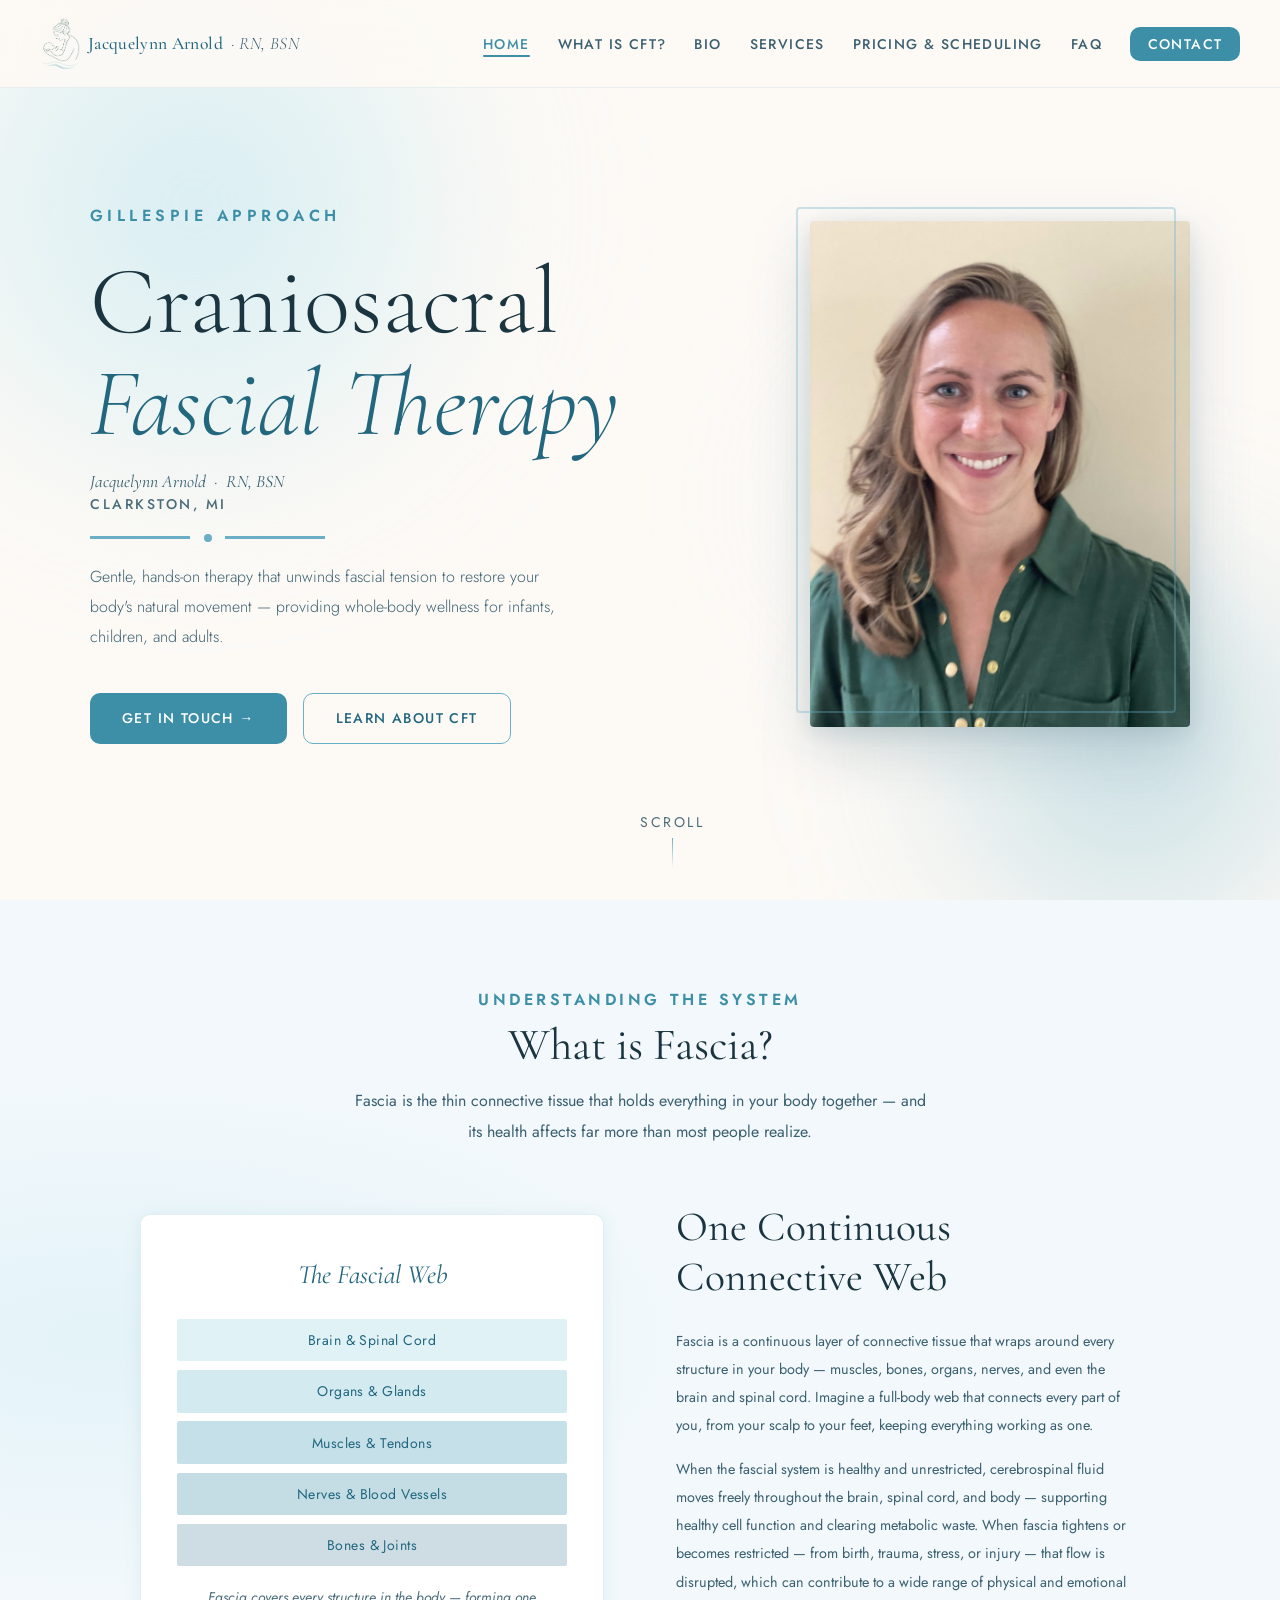
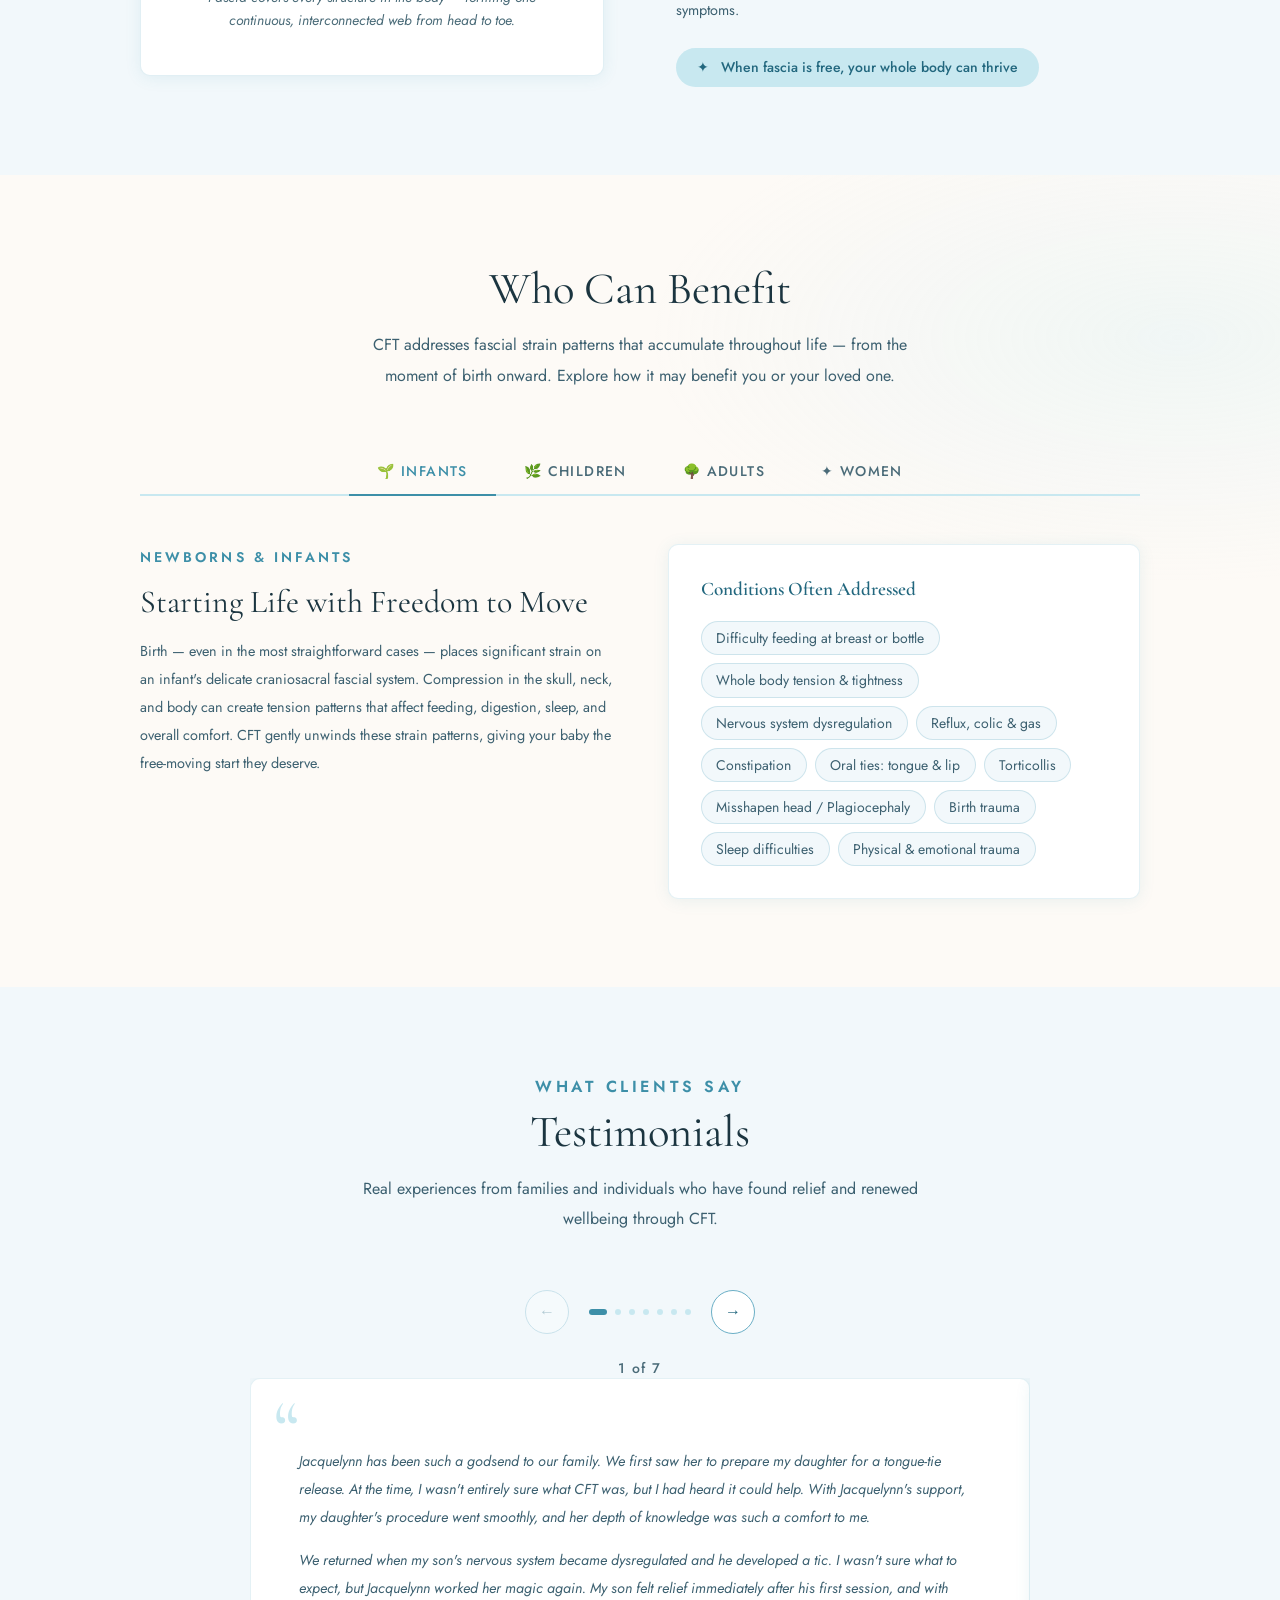
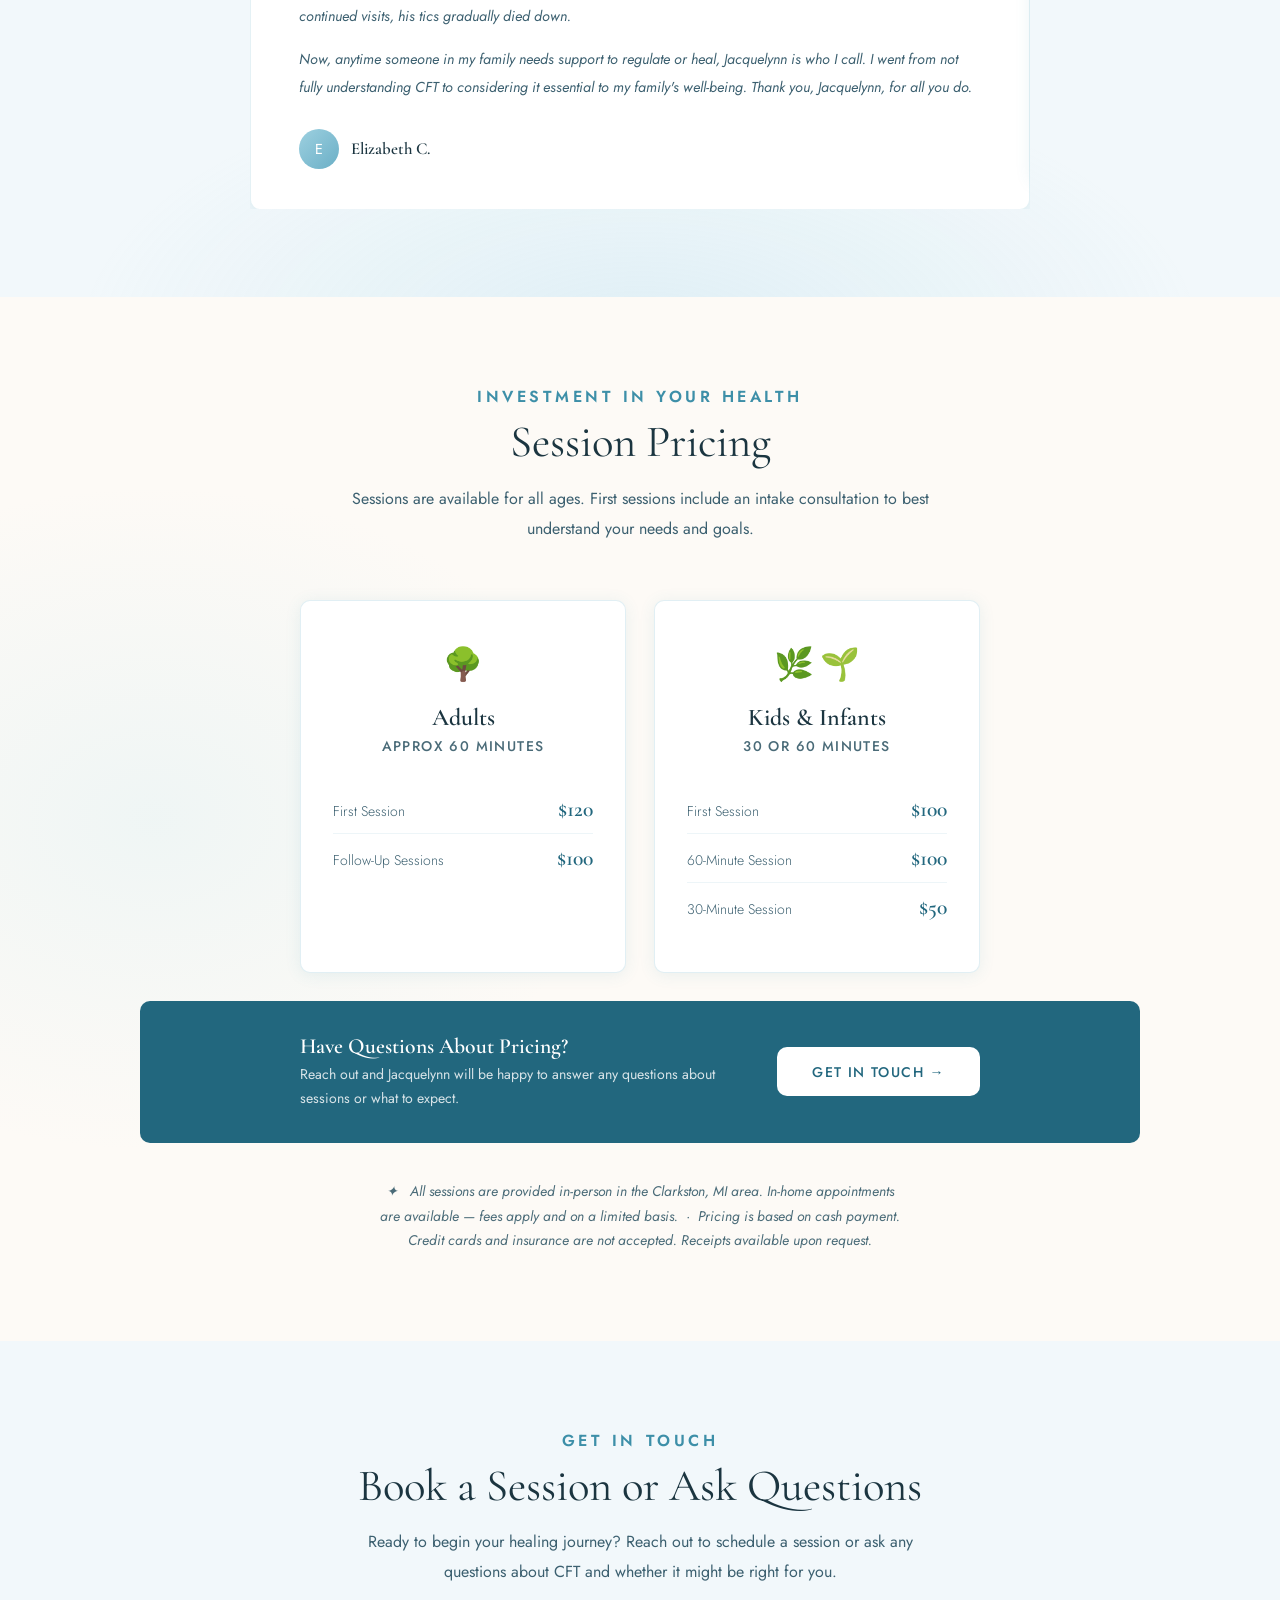
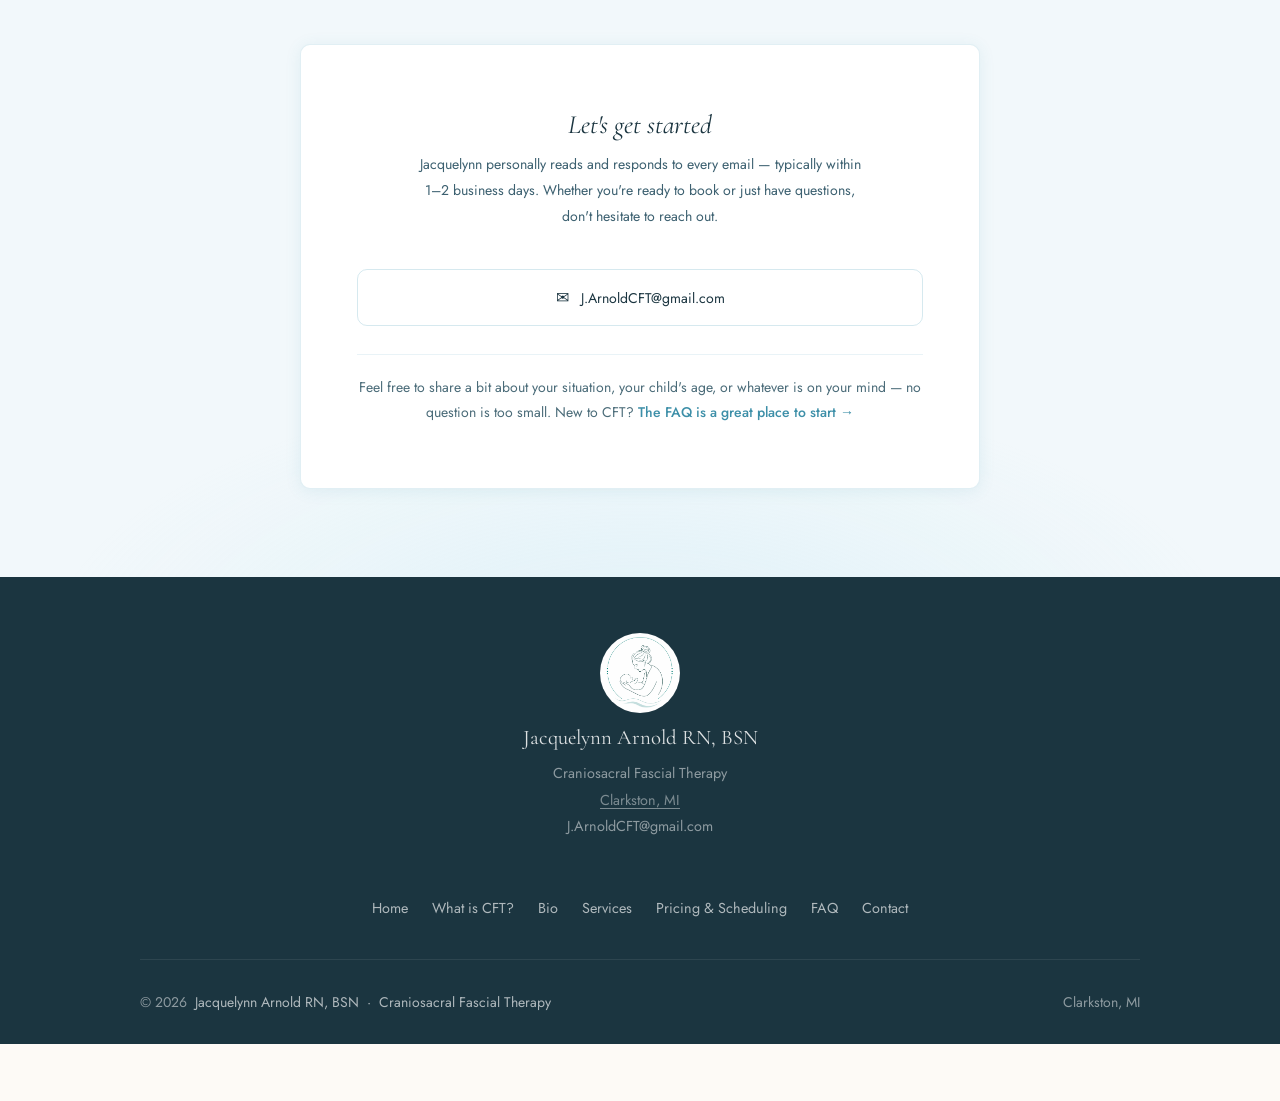
<file: index.html>
<!DOCTYPE html>
<html lang="en">
<head>
  <!-- Google tag (gtag.js) -->
  <script async src="https://www.googletagmanager.com/gtag/js?id=G-5D45E03QPW"></script>
  <script>
    window.dataLayer = window.dataLayer || [];
    function gtag(){dataLayer.push(arguments);}
    gtag('js', new Date());

    gtag('config', 'G-5D45E03QPW');
  </script>
  <meta charset="UTF-8">
  <meta name="viewport" content="width=device-width, initial-scale=1.0">
  <meta name="description" content="Jacquelynn Arnold RN, BSN offers Craniosacral Fascial Therapy (CFT) in Clarkston, MI — gentle, hands-on sessions for infants, children, and adults. Book a session today.">
  <link rel="canonical" href="https://www.jarnoldcft.com/">
  <!-- Open Graph -->
  <meta property="og:type" content="website">
  <meta property="og:site_name" content="Jacquelynn Arnold CFT">
  <meta property="og:url" content="https://www.jarnoldcft.com/">
  <meta property="og:title" content="Craniosacral Fascial Therapy | Jacquelynn Arnold RN, BSN — Clarkston, MI">
  <meta property="og:description" content="Jacquelynn Arnold RN, BSN offers Craniosacral Fascial Therapy (CFT) in Clarkston, MI — gentle, hands-on sessions for infants, children, and adults. Book a session today.">
  <meta property="og:image" content="https://www.jarnoldcft.com/images/social-card.jpg">
  <meta property="og:image:width" content="1200">
  <meta property="og:image:height" content="630">
  <!-- Twitter Card -->
  <meta name="twitter:card" content="summary_large_image">
  <meta name="twitter:title" content="Craniosacral Fascial Therapy | Jacquelynn Arnold RN, BSN — Clarkston, MI">
  <meta name="twitter:description" content="Jacquelynn Arnold RN, BSN offers Craniosacral Fascial Therapy (CFT) in Clarkston, MI — gentle, hands-on sessions for infants, children, and adults. Book a session today.">
  <meta name="twitter:image" content="https://www.jarnoldcft.com/images/social-card.jpg">
  <link rel="icon" href="data:image/svg+xml,%3Csvg xmlns='http://www.w3.org/2000/svg' viewBox='0 0 32 32'%3E%3Crect width='32' height='32' rx='6' fill='%233D8FA8'/%3E%3Ctext x='16' y='24' text-anchor='middle' font-family='serif' font-size='22' fill='white'%3EJ%3C/text%3E%3C/svg%3E">
  <!-- WebSite Schema -->
  <script type="application/ld+json">
  {
    "@context": "https://schema.org",
    "@type": "WebSite",
    "name": "Jacquelynn Arnold CFT",
    "url": "https://www.jarnoldcft.com/"
  }
  </script>
  <title>Craniosacral Fascial Therapy | Jacquelynn Arnold RN, BSN</title>
  <link href="https://fonts.googleapis.com/css2?family=Cormorant+Garamond:ital,wght@0,300;0,400;0,500;0,600;1,300;1,400;1,500&family=Jost:wght@300;400;500;600&display=swap" rel="stylesheet">
  <link rel="stylesheet" href="styles.css">
  <style>

    /* =====================================================
       PAGE-SPECIFIC STYLES — Homepage only
       Shared styles (nav, footer, colors, etc.) are in styles.css
       ===================================================== */


    /* =====================================================
       HERO SECTION
       ===================================================== */
    .hero {
      min-height: 100vh;
      display: flex;
      align-items: center;
      justify-content: center;
      text-align: left;
      position: relative;
      overflow: hidden;
      padding: 8rem 3rem 5rem;
    }

    /* Two-column split: text left, portrait right */
    .hero-split {
      display: grid;
      grid-template-columns: 1fr 380px;
      gap: 5rem;
      align-items: center;
      max-width: 1100px;
      width: 100%;
      position: relative;
      z-index: 1;
    }

    /* Soft watercolor blob background */
    .hero-bg {
      position: absolute;
      inset: 0;
      pointer-events: none;
      overflow: hidden;
    }
    .hero-blob {
      position: absolute;
      border-radius: 50%;
      filter: blur(72px);
    }
    .hero-blob-1 {
      width: 750px; height: 650px;
      top: -120px; left: -180px;
      background: radial-gradient(circle, rgba(184, 228, 240, 0.62) 0%, transparent 70%);
      animation: drift 18s ease-in-out infinite alternate;
    }
    .hero-blob-2 {
      width: 560px; height: 500px;
      bottom: -100px; right: -130px;
      background: radial-gradient(circle, rgba(107, 175, 198, 0.42) 0%, transparent 70%);
      animation: drift 24s ease-in-out infinite alternate-reverse;
    }
    .hero-blob-3 {
      width: 400px; height: 360px;
      top: 35%; left: 58%;
      background: radial-gradient(circle, rgba(200, 232, 240, 0.32) 0%, transparent 70%);
      animation: drift 16s ease-in-out infinite alternate;
    }
    @keyframes drift {
      0%   { transform: translate(0, 0) scale(1); }
      100% { transform: translate(35px, 25px) scale(1.1); }
    }

    .hero-content {
      position: relative;
    }

    /* Portrait image column */
    .hero-portrait-wrap {
      position: relative;
      opacity: 0;
      animation: fadeUp 1s ease 0.7s forwards;
    }
    /* Decorative offset border behind portrait */
    .hero-portrait-wrap::before {
      content: '';
      position: absolute;
      inset: -14px 14px 14px -14px;
      border: 2px solid rgba(107, 175, 198, 0.35);
      border-radius: 4px;
      pointer-events: none;
    }
    .hero-portrait {
      width: 100%;
      aspect-ratio: 3 / 4;
      display: block;
      object-fit: cover;
      object-position: center top;
      border-radius: 4px;
      box-shadow: 0 20px 60px rgba(60, 96, 112, 0.22), 0 6px 20px rgba(60, 96, 112, 0.12);
    }

    /* Small uppercase label above title */
    .hero-eyebrow {
      font-size: 1rem;           /* Updated: was 0.72rem */
      font-weight: 600;
      letter-spacing: 0.28em;
      text-transform: uppercase;
      color: var(--teal-deep);
      margin-bottom: 1.5rem;
      opacity: 0;
      animation: fadeUp 0.9s ease 0.2s forwards;
    }

    /* Main headline */
    .hero-title {
      font-family: 'Cormorant Garamond', serif;
      font-size: clamp(3rem, 7.5vw, 6rem);
      font-weight: 300;
      line-height: 1.06;
      color: var(--text-dark);
      margin-bottom: 1rem;
      opacity: 0;
      animation: fadeUp 0.9s ease 0.4s forwards;
    }
    .hero-title em {
      font-style: italic;
      color: var(--teal-dark);
    }

    /* Provider name below title */
    .hero-name {
      font-family: 'Cormorant Garamond', serif;
      font-size: 1.1rem;
      font-style: italic;
      font-weight: 400;
      color: var(--text-mid);
      margin-bottom: 0.1rem;
      opacity: 0;
      animation: fadeUp 0.9s ease 0.55s forwards;
    }

    /* Location line under provider name */
    .hero-location {
      font-size: 0.875rem;
      font-weight: 500;
      letter-spacing: 0.18em;
      text-transform: uppercase;
      color: var(--text-light);
      margin-bottom: 0;
      opacity: 0;
      animation: fadeUp 0.9s ease 0.6s forwards;
    }

    /* Decorative line + dot divider */
    .hero-divider {
      display: flex;
      align-items: center;
      justify-content: flex-start;
      gap: 0.85rem;
      margin: 1.25rem 0;
      opacity: 0;
      animation: fadeUp 0.9s ease 0.65s forwards;
    }
    .hero-divider-line { width: 100px; height: 3px; background: var(--teal-mid); }
    .hero-divider-dot  { width: 8px; height: 8px; border-radius: 50%; background: var(--teal-mid); }

    /* Tagline paragraph */
    .hero-tagline {
      font-size: 1rem;
      font-weight: 300;
      color: var(--text-mid);
      max-width: 480px;
      margin: 0 0 2.5rem;
      line-height: 1.9;
      opacity: 0;
      animation: fadeUp 0.9s ease 0.8s forwards;
    }

    /* Button group */
    .hero-actions {
      display: flex;
      gap: 1rem;
      justify-content: flex-start;
      flex-wrap: wrap;
      opacity: 0;
      animation: fadeUp 0.9s ease 1s forwards;
    }

    /* .btn-primary and .btn-outline are in styles.css */

    /* Scroll indicator at bottom of hero */
    .scroll-hint {
      position: absolute;
      bottom: 2rem;
      left: 50%;
      transform: translateX(-50%);
      display: flex;
      flex-direction: column;
      align-items: center;
      gap: 0.4rem;
      color: var(--text-light);
      font-size: 0.875rem;
      letter-spacing: 0.18em;
      text-transform: uppercase;
      opacity: 0;
      animation: fadeUp 1s ease 1.6s forwards;
    }
    .scroll-hint-line {
      width: 1px;
      height: 30px;
      background: linear-gradient(to bottom, var(--teal-mid), transparent);
      animation: scrollPulse 2s ease-in-out infinite;
    }
    @keyframes scrollPulse {
      0%, 100% { opacity: 0.4; }
      50%       { opacity: 1; }
    }


    /* .section, .section-inner, .section-label, .section-title,
       .section-intro, and .reveal are all in styles.css */


    /* =====================================================
       WHAT IS FASCIA? SECTION
       ===================================================== */
    .fascia-section {
      background:
        radial-gradient(ellipse 80% 50% at 8% 50%, rgba(184, 228, 240, 0.26) 0%, transparent 58%),
        var(--off-white);
    }

    .fascia-grid {
      display: grid;
      grid-template-columns: 1fr 1fr;
      gap: 4.5rem;
      align-items: center;
    }

    /* Visual diagram card */
    .fascia-diagram {
      background: white;
      border-radius: var(--radius);
      border: 1px solid rgba(107, 175, 198, 0.2);
      box-shadow: var(--shadow-sm);
      padding: 2.75rem 2.25rem;
      text-align: center;
    }
    .fascia-diagram-title {
      font-family: 'Cormorant Garamond', serif;
      font-size: 1.65rem;
      font-style: italic;
      font-weight: 400;
      color: var(--teal-dark);
      margin-bottom: 1.75rem;
    }
    .fascia-layers { display: flex; flex-direction: column; gap: 0.55rem; }
    .fascia-layer {
      padding: 0.7rem 1.25rem;
      border-radius: 2px;
      font-size: 0.875rem;
      font-weight: 400;
      letter-spacing: 0.03em;
      color: var(--teal-dark);
    }
    .fascia-layer-1 { background: rgba(200, 232, 240, 0.55); }
    .fascia-layer-2 { background: rgba(157, 208, 224, 0.45); }
    .fascia-layer-3 { background: rgba(107, 175, 198, 0.38); }
    .fascia-layer-4 { background: rgba(61, 143, 168, 0.30); }
    .fascia-layer-5 { background: rgba(34, 103, 126, 0.22); }
    .fascia-caption {
      margin-top: 1.25rem;
      font-size: 0.875rem;
      color: var(--text-light);
      font-style: italic;
      line-height: 1.6;
    }

    /* Text content beside diagram */
    .fascia-text h3 {
      font-family: 'Cormorant Garamond', serif;
      font-size: clamp(1.8rem, 3.5vw, 2.6rem);
      font-weight: 400;
      color: var(--text-dark);
      line-height: 1.2;
      margin-bottom: 1.5rem;
    }
    .fascia-text p {
      font-size: 0.9rem;
      line-height: 1.95;
      color: var(--text-mid);
      margin-bottom: 1rem;
    }
    .fascia-pill {
      display: inline-flex;
      align-items: center;
      gap: 0.6rem;
      background: var(--teal-pale);
      color: var(--teal-dark);
      padding: 0.6rem 1.3rem;
      border-radius: 100px;
      font-size: 0.875rem;
      font-weight: 500;
      margin-top: 0.5rem;
    }


    /* =====================================================
       HOW CFT CAN HELP YOU — TABBED SECTION
       ===================================================== */
    .helps-section {
      background:
        radial-gradient(ellipse 75% 55% at 92% 20%, rgba(184, 228, 240, 0.18) 0%, transparent 55%),
        var(--cream);
    }

    /* Tab navigation buttons */
    .tabs-nav {
      display: flex;
      justify-content: center;
      gap: 0;
      margin-bottom: 3rem;
      border-bottom: 2px solid var(--teal-pale);
      flex-wrap: wrap;
    }
    .tab-btn {
      background: none;
      border: none;
      padding: 0.85rem 1.75rem;
      font-family: 'Jost', sans-serif;
      font-size: 0.875rem;
      font-weight: 500;
      letter-spacing: 0.1em;
      text-transform: uppercase;
      color: var(--text-light);
      cursor: pointer;
      position: relative;
      transition: color 0.25s ease;
      white-space: nowrap;
    }
    /* Active indicator line under tab */
    .tab-btn::after {
      content: '';
      position: absolute;
      bottom: -2px; left: 0; right: 0;
      height: 2px;
      background: var(--teal-deep);
      transform: scaleX(0);
      transition: transform 0.3s ease;
    }
    .tab-btn.active { color: var(--teal-deep); }
    .tab-btn.active::after { transform: scaleX(1); }
    .tab-btn:hover { color: var(--teal-deep); }

    /* Tab panel visibility */
    .tab-panel { display: none; }
    .tab-panel.active { display: block; }

    /* Two-column layout inside each tab */
    .tab-layout {
      display: grid;
      grid-template-columns: 1fr 1fr;
      gap: 3.5rem;
      align-items: start;
    }

    .tab-text .tab-label {
      font-size: 0.875rem;
      font-weight: 600;
      letter-spacing: 0.22em;
      text-transform: uppercase;
      color: var(--teal-deep);
      margin-bottom: 0.65rem;
    }
    .tab-text h3 {
      font-family: 'Cormorant Garamond', serif;
      font-size: 2rem;
      font-weight: 400;
      color: var(--text-dark);
      margin-bottom: 1rem;
    }
    .tab-text p {
      font-size: 0.9rem;
      line-height: 1.95;
      color: var(--text-mid);
    }

    /* Condition tags card */
    .conditions-card {
      background: white;
      border: 1px solid rgba(107, 175, 198, 0.18);
      border-radius: var(--radius);
      padding: 2rem;
      box-shadow: var(--shadow-sm);
    }
    .conditions-card h4 {
      font-family: 'Cormorant Garamond', serif;
      font-size: 1.2rem;
      font-weight: 600;
      color: var(--teal-dark);
      margin-bottom: 1.25rem;
    }
    .condition-tags { display: flex; flex-wrap: wrap; gap: 0.5rem; }
    .condition-tag {
      background: var(--off-white);
      border: 1px solid rgba(107, 175, 198, 0.28);
      color: var(--text-mid);
      padding: 0.38rem 0.9rem;
      border-radius: 100px;
      font-size: 0.875rem;
      font-weight: 400;
      transition: all 0.22s ease;
      cursor: default;
    }
    .condition-tag:hover {
      background: var(--teal-deep);
      color: white;
      border-color: var(--teal-deep);
    }


    /* =====================================================
       TESTIMONIALS CAROUSEL
       ===================================================== */
    .testimonials-section {
      background:
        radial-gradient(ellipse 80% 55% at 50% 105%, rgba(157, 208, 224, 0.22) 0%, transparent 55%),
        var(--off-white);
    }

    /* Nav sits above the carousel — anchored, never shifts with card height */
    .carousel-outer {
      overflow: hidden;
      position: relative;
      max-width: 780px;
      margin: 0 auto;
      transition: height 0.45s cubic-bezier(0.4, 0, 0.2, 1);
    }
    /* flex-start: each card sits at its own natural height, not the tallest card's */
    .carousel-track {
      display: flex;
      align-items: flex-start;
      transition: transform 0.5s cubic-bezier(0.4, 0, 0.2, 1);
    }
    /* Each card fills the outer container exactly — flex: 0 0 100% = container width */
    .t-card {
      flex: 0 0 100%;
      background: white;
      border: 1px solid rgba(107, 175, 198, 0.18);
      border-radius: var(--radius);
      padding: 2.5rem 3rem;
      box-shadow: var(--shadow-sm);
      position: relative;
    }
    /* Large decorative opening quote */
    .t-card::before {
      content: '\201C';
      font-family: 'Cormorant Garamond', serif;
      font-size: 5rem;
      line-height: 1;
      color: var(--teal-pale);
      position: absolute;
      top: 0.6rem;
      left: 1.4rem;
    }
    .t-quote {
      font-size: 0.9rem;
      line-height: 1.95;
      color: var(--text-mid);
      font-style: italic;
      margin-top: 1.75rem;
      margin-bottom: 1.75rem;
    }
    .t-quote p { margin-bottom: 0.9rem; }
    .t-quote p:last-child { margin-bottom: 0; }
    .t-author {
      display: flex;
      align-items: center;
      gap: 0.75rem;
    }
    .t-avatar {
      width: 40px; height: 40px;
      border-radius: 50%;
      background: linear-gradient(135deg, var(--teal-light), var(--teal-mid));
      display: flex;
      align-items: center;
      justify-content: center;
      font-size: 0.9rem;
      color: white;
      flex-shrink: 0;
    }
    .t-name {
      font-family: 'Cormorant Garamond', serif;
      font-size: 1.05rem;
      font-weight: 600;
      color: var(--text-dark);
    }
    .t-type {
      font-size: 0.875rem;
      color: var(--text-light);
      letter-spacing: 0.04em;
    }

    /* Nav anchored above the carousel — arrows + dots, centered */
    .carousel-nav {
      display: flex;
      align-items: center;
      justify-content: center;
      gap: 1.25rem;
      margin-bottom: 1.5rem;
      max-width: 780px;
      margin-left: auto;
      margin-right: auto;
    }
    .carousel-btn {
      width: 44px; height: 44px;
      border-radius: 50%;
      border: 1.5px solid var(--teal-mid);
      background: white;
      color: var(--teal-dark);
      cursor: pointer;
      display: flex;
      align-items: center;
      justify-content: center;
      font-size: 1rem;
      transition: all 0.25s ease;
    }
    .carousel-btn:hover {
      background: var(--teal-deep);
      border-color: var(--teal-deep);
      color: white;
    }
    .carousel-btn:disabled {
      opacity: 0.3;
      pointer-events: none;
      cursor: not-allowed;
    }
    /* Slide counter — "1 of 7" */
    .carousel-counter {
      display: block;
      text-align: center;
      font-size: 0.875rem;
      font-weight: 500;
      letter-spacing: 0.1em;
      color: var(--text-light);
      margin-top: 0.85rem;
    }

    /* Dot indicators */
    .carousel-dots { display: flex; gap: 0.5rem; }
    .carousel-dot {
      width: 6px; height: 6px;
      border-radius: 50%;
      background: var(--teal-pale);
      border: none;
      cursor: pointer;
      transition: all 0.25s ease;
    }
    .carousel-dot.active {
      background: var(--teal-deep);
      width: 18px;
      border-radius: 3px;
    }


    /* =====================================================
       PRICING SECTION
       ===================================================== */
    .pricing-section {
      background:
        radial-gradient(ellipse 65% 58% at 12% 50%, rgba(184, 228, 240, 0.2) 0%, transparent 55%),
        var(--cream);
    }

    .pricing-grid {
      display: grid;
      grid-template-columns: repeat(2, 1fr);
      gap: 1.75rem;
      max-width: 680px;
      margin: 0 auto 1.75rem;
    }

    /* Teal CTA banner below pricing cards */
    .pricing-cta-banner {
      background: var(--teal-dark);
      border-radius: var(--radius);
      padding: 2rem 2.5rem;
      margin-bottom: 2.25rem;
    }
    .pricing-cta-inner {
      display: flex;
      align-items: center;
      justify-content: space-between;
      gap: 2rem;
      max-width: 680px;
      margin: 0 auto;
    }
    .pricing-cta-label {
      font-family: 'Cormorant Garamond', serif;
      font-size: 1.35rem;
      font-weight: 600;
      color: white;
      margin-bottom: 0.3rem;
    }
    .pricing-cta-text {
      font-size: 0.88rem;
      color: rgba(255, 255, 255, 0.82);
      line-height: 1.7;
    }
    .pricing-card {
      background: white;
      border: 1px solid rgba(107, 175, 198, 0.2);
      border-radius: var(--radius);
      padding: 2.5rem 2rem;
      box-shadow: var(--shadow-sm);
      text-align: center;
      transition: transform 0.3s ease, box-shadow 0.3s ease;
      position: relative;
      cursor: pointer;
    }
    .pricing-card:hover {
      transform: translateY(-5px);
      box-shadow: var(--shadow-md);
    }
    /* Highlighted "popular" card */
    .pricing-card.featured {
      border-color: var(--teal-mid);
      border-width: 2px;
    }
    .pricing-card.featured::before {
      content: 'Most Common';
      position: absolute;
      top: -12px; left: 50%;
      transform: translateX(-50%);
      background: var(--teal-deep);
      color: white;
      font-size: 0.62rem;
      font-weight: 600;
      letter-spacing: 0.14em;
      text-transform: uppercase;
      padding: 0.28rem 0.85rem;
      border-radius: 100px;
    }
    .pricing-icon { display:flex; justify-content:center; margin-bottom:1rem; }
    .pricing-who {
      font-family: 'Cormorant Garamond', serif;
      font-size: 1.5rem;
      font-weight: 600;
      color: var(--text-dark);
      margin-bottom: 0.25rem;
    }
    .pricing-duration {
      font-size: 0.875rem;
      font-weight: 500;
      letter-spacing: 0.1em;
      text-transform: uppercase;
      color: var(--text-light);
      margin-bottom: 1.75rem;
    }
    .pricing-row {
      display: flex;
      justify-content: space-between;
      align-items: baseline;
      padding: 0.7rem 0;
      border-bottom: 1px solid rgba(107, 175, 198, 0.12);
      font-size: 0.875rem;
    }
    .pricing-row:last-of-type { border-bottom: none; }
    .pricing-row-label { color: var(--text-mid); font-weight: 300; text-align: left; }
    .pricing-row-price {
      font-family: 'Cormorant Garamond', serif;
      font-size: 1.35rem;
      font-weight: 600;
      color: var(--teal-dark);
    }
    .pricing-note {
      text-align: center;
      font-size: 0.875rem;
      color: var(--text-light);
      line-height: 1.75;
      max-width: 520px;
      margin: 0 auto;
      font-style: italic;
    }


    /* =====================================================
       CONTACT / BOOK A SESSION
       ===================================================== */
    .contact-section {
      background:
        radial-gradient(ellipse 85% 60% at 50% 110%, rgba(184, 228, 240, 0.32) 0%, transparent 55%),
        var(--off-white);
    }
    .contact-card {
      background: white;
      border: 1px solid rgba(107, 175, 198, 0.2);
      border-radius: var(--radius);
      padding: 4rem 3.5rem;
      max-width: 680px;
      margin: 0 auto;
      box-shadow: var(--shadow-sm);
      text-align: center;
    }
    .contact-greeting {
      font-family: 'Cormorant Garamond', serif;
      font-size: 1.65rem;
      font-weight: 400;
      font-style: italic;
      color: var(--text-dark);
      margin-bottom: 0.65rem;
    }
    .contact-subtext {
      font-size: 0.88rem;
      color: var(--text-mid);
      line-height: 1.85;
      max-width: 460px;
      margin: 0 auto 2.5rem;
    }
    .contact-methods {
      display: flex;
      flex-direction: column;
      gap: 0.75rem;
      margin-bottom: 1.75rem;
    }
    .contact-link {
      display: flex;
      align-items: center;
      justify-content: center;
      gap: 0.75rem;
      padding: 1rem 2rem;
      border: 1.5px solid rgba(107, 175, 198, 0.28);
      border-radius: var(--radius);
      text-decoration: none;
      color: var(--text-dark);
      font-size: 0.88rem;
      font-weight: 400;
      transition: all 0.25s ease;
    }
    .contact-link:hover {
      background: var(--teal-deep);
      color: white;
      border-color: var(--teal-deep);
      transform: translateY(-2px);
      box-shadow: var(--shadow-sm);
    }
    .contact-link-icon { font-size: 1rem; }
    .contact-location {
      padding-top: 1.5rem;
      border-top: 1px solid rgba(107, 175, 198, 0.15);
      font-size: 0.875rem;
      color: var(--text-light);
      letter-spacing: 0.06em;
      display: flex;
      align-items: center;
      justify-content: center;
      gap: 0.4rem;
    }
    .contact-hint {
      margin-top: 1.25rem;
      padding-top: 1.25rem;
      border-top: 1px solid rgba(107, 175, 198, 0.15);
      font-size: 0.875rem;
      color: var(--text-light);
      line-height: 1.75;
    }
    .contact-hint a {
      color: var(--teal-deep);
      text-decoration: none;
      font-weight: 500;
    }
    .contact-hint a:hover { text-decoration: underline; }


    /* Footer, @keyframes fadeUp, and shared responsive rules are in styles.css */

    /* ── Responsive — page-specific breakpoints ── */
    @media (max-width: 1060px) {
      .hero-split { grid-template-columns: 1fr 300px; gap: 3rem; }
    }
    @media (max-width: 960px) {
      /* Stack hero vertically on tablets — re-center text */
      .hero-split {
        grid-template-columns: 1fr;
        gap: 2.5rem;
        text-align: center;
      }
      .hero-portrait-wrap { max-width: 280px; margin: 0 auto; }
      .hero-portrait-wrap::before { inset: -10px 10px 10px -10px; }
      .hero-divider { justify-content: center; }
      .hero-tagline { margin-left: auto; margin-right: auto; }
      .hero-actions { justify-content: center; }
      /* Other sections */
      .fascia-grid  { grid-template-columns: 1fr; gap: 2.5rem; }
      .tab-layout   { grid-template-columns: 1fr; gap: 2rem; }
      .pricing-grid { grid-template-columns: 1fr; max-width: 380px; margin: 0 auto 1.75rem; }
      .pricing-cta-inner { flex-direction: column; align-items: flex-start; }
    }
    @media (max-width: 640px) {
      .hero { padding: 7rem 1.5rem 4rem; }
      .hero-actions { flex-direction: column; align-items: center; }
      .t-card       { padding: 2rem 1.5rem; }
      .contact-card { padding: 2.5rem 1.5rem; }
      .tab-btn      { padding: 0.7rem 1rem; font-size: 0.875rem; }
    }

  </style>

  <!-- LocalBusiness Structured Data — helps Google understand this is a local service business -->
  <script type="application/ld+json">
  {
    "@context": "https://schema.org",
    "@type": "HealthAndBeautyBusiness",
    "name": "Jacquelynn Arnold CFT",
    "description": "Craniosacral Fascial Therapy (CFT) for infants, children, and adults using the Gillespie Approach — gentle, hands-on sessions in Clarkston, Michigan.",
    "url": "https://www.jarnoldcft.com",
    "email": "J.ArnoldCFT@gmail.com",
    "address": {
      "@type": "PostalAddress",
      "addressLocality": "Clarkston",
      "addressRegion": "MI",
      "addressCountry": "US"
    },
    "geo": {
      "@type": "GeoCoordinates",
      "latitude": "42.7342",
      "longitude": "-83.4188"
    },
    "priceRange": "$$",
    "serviceArea": {
      "@type": "GeoCircle",
      "geoMidpoint": {
        "@type": "GeoCoordinates",
        "latitude": "42.7342",
        "longitude": "-83.4188"
      },
      "geoRadius": "30000"
    },
    "hasOfferCatalog": {
      "@type": "OfferCatalog",
      "name": "CFT Sessions",
      "itemListElement": [
        {"@type": "Offer", "itemOffered": {"@type": "Service", "name": "Infant CFT Session"}},
        {"@type": "Offer", "itemOffered": {"@type": "Service", "name": "Children's CFT Session"}},
        {"@type": "Offer", "itemOffered": {"@type": "Service", "name": "Adult CFT Session"}}
      ]
    },
    "employee": {
      "@type": "Person",
      "name": "Jacquelynn Arnold",
      "jobTitle": "Craniosacral Fascial Therapy Practitioner, RN, BSN",
      "hasCredential": [
        {"@type": "EducationalOccupationalCredential", "credentialCategory": "Registered Nurse (RN, BSN)"},
        {"@type": "EducationalOccupationalCredential", "credentialCategory": "Gillespie Approach CFT Practitioner"}
      ]
    }
  }
  </script>
</head>
<body>

  <a href="#home" class="skip-link">Skip to main content</a>

  <!-- ===================================================
       NAVIGATION BAR
       Fixed at top. Becomes solid on scroll.
       Nav links point to landing page sections (#id)
       or to separate pages in /pages/ folder.
       =================================================== -->
  <nav id="navbar">
    <a href="#home" class="nav-brand">
      <img src="images/Logo_transparent.png" alt="Jacquelynn Arnold CFT logo" height="52">
      Jacquelynn Arnold <span>· RN, BSN</span>
    </a>

    <ul class="nav-links" id="nav-links">
      <li><a href="#home">Home</a></li>
      <li><a href="pages/what-is-cft.html">What is CFT?</a></li>
      <li><a href="pages/bio.html">Bio</a></li>
      <li><a href="pages/services.html">Services</a></li>
      <li><a href="pages/pricing.html">Pricing &amp; Scheduling</a></li>
      <li><a href="pages/faq.html">FAQ</a></li>
      <li><a href="#contact" class="nav-cta">Contact</a></li>
    </ul>

    <!-- Hamburger button — only visible on mobile -->
    <button class="nav-toggle" id="nav-toggle" aria-label="Open menu" aria-expanded="false" aria-controls="nav-links">
      <span></span><span></span><span></span>
    </button>
  </nav>


  <!-- ===================================================
       HERO SECTION
       Main headline, tagline, and call-to-action buttons.
       =================================================== -->
  <section class="hero" id="home">
    <!-- Animated watercolor background blobs -->
    <div class="hero-bg">
      <div class="hero-blob hero-blob-1"></div>
      <div class="hero-blob hero-blob-2"></div>
      <div class="hero-blob hero-blob-3"></div>
    </div>

    <div class="hero-split">
      <div class="hero-content">
        <p class="hero-eyebrow">Gillespie Approach</p>

        <h1 class="hero-title">
          Craniosacral<br><em>Fascial Therapy</em>
        </h1>

        <p class="hero-name">Jacquelynn Arnold &nbsp;·&nbsp; RN, BSN</p>
        <p class="hero-location">Clarkston, MI</p>

        <div class="hero-divider">
          <div class="hero-divider-line"></div>
          <div class="hero-divider-dot"></div>
          <div class="hero-divider-line"></div>
        </div>

        <p class="hero-tagline">
          Gentle, hands-on therapy that unwinds fascial tension to restore your body's
          natural movement — providing whole-body wellness for infants, children, and adults.
        </p>

        <div class="hero-actions">
          <a href="#contact" class="btn-primary">Get In Touch &rarr;</a>
          <a href="pages/what-is-cft.html" class="btn-outline">Learn About CFT</a>
        </div>
      </div>

      <div class="hero-portrait-wrap">
        <img class="hero-portrait" src="images/bio-pic.jpg" alt="Jacquelynn Arnold, RN, BSN — Craniosacral Fascial Therapy Practitioner in Clarkston, MI">
      </div>
    </div>

    <div class="scroll-hint">
      <span>Scroll</span>
      <div class="scroll-hint-line"></div>
    </div>
  </section>


  <!-- ===================================================
       WHAT IS FASCIA?
       Brief education on fascia and the fascial system.
       =================================================== -->
  <section class="section fascia-section" id="fascia">
    <div class="section-inner">

      <p class="section-label reveal">Understanding the System</p>
      <h2 class="section-title reveal">What is Fascia?</h2>
      <p class="section-intro reveal">
        Fascia is the thin connective tissue that holds everything in your body together —
        and its health affects far more than most people realize.
      </p>

      <div class="fascia-grid">

        <!-- Visual diagram: layered representation of fascia coverage -->
        <div class="fascia-diagram reveal">
          <p class="fascia-diagram-title">The Fascial Web</p>
          <div class="fascia-layers">
            <div class="fascia-layer fascia-layer-1">Brain &amp; Spinal Cord</div>
            <div class="fascia-layer fascia-layer-2">Organs &amp; Glands</div>
            <div class="fascia-layer fascia-layer-3">Muscles &amp; Tendons</div>
            <div class="fascia-layer fascia-layer-4">Nerves &amp; Blood Vessels</div>
            <div class="fascia-layer fascia-layer-5">Bones &amp; Joints</div>
          </div>
          <p class="fascia-caption">
            Fascia covers every structure in the body — forming one continuous,
            interconnected web from head to toe.
          </p>
        </div>

        <!-- Explanatory text -->
        <div class="fascia-text">
          <h3 class="reveal">One Continuous<br>Connective Web</h3>
          <p class="reveal">
            Fascia is a continuous layer of connective tissue that wraps around every
            structure in your body — muscles, bones, organs, nerves, and even the brain
            and spinal cord. Imagine a full-body web that connects every part of you,
            from your scalp to your feet, keeping everything working as one.
          </p>
          <p class="reveal">
            When the fascial system is healthy and unrestricted, cerebrospinal fluid moves
            freely throughout the brain, spinal cord, and body — supporting healthy cell
            function and clearing metabolic waste. When fascia tightens or becomes
            restricted — from birth, trauma, stress, or injury — that flow is disrupted,
            which can contribute to a wide range of physical and emotional symptoms.
          </p>
          <span class="fascia-pill reveal">
            ✦ &nbsp; When fascia is free, your whole body can thrive
          </span>
        </div>

      </div>
    </div>
  </section>


  <!-- ===================================================
       WHO CAN BENEFIT
       Tabbed section: Infants | Children | Adults | Women
       Click a tab to switch the content panel below it.
       =================================================== -->
  <section class="section helps-section" id="helps">
    <div class="section-inner">

      <h2 class="section-title reveal">Who Can Benefit</h2>
      <p class="section-intro reveal">
        CFT addresses fascial strain patterns that accumulate throughout life — from
        the moment of birth onward. Explore how it may benefit you or your loved one.
      </p>

      <!-- Tab navigation -->
      <div class="tabs-nav reveal" role="tablist" aria-label="Who Can Benefit">
        <button class="tab-btn active" data-tab="infants"  role="tab" id="tab-btn-infants"  aria-selected="true"  aria-controls="tab-infants">🌱 Infants</button>
        <button class="tab-btn"        data-tab="children" role="tab" id="tab-btn-children" aria-selected="false" aria-controls="tab-children">🌿 Children</button>
        <button class="tab-btn"        data-tab="adults"   role="tab" id="tab-btn-adults"   aria-selected="false" aria-controls="tab-adults">🌳 Adults</button>
        <button class="tab-btn"        data-tab="women"    role="tab" id="tab-btn-women"    aria-selected="false" aria-controls="tab-women">✦ Women</button>
      </div>

      <!-- ─── Tab: Infants ─────────────────────── -->
      <div class="tab-panel active" id="tab-infants" role="tabpanel" aria-labelledby="tab-btn-infants" tabindex="0">
        <div class="tab-layout">
          <div class="tab-text">
            <p class="tab-label">Newborns &amp; Infants</p>
            <h3>Starting Life with Freedom to Move</h3>
            <p>
              Birth — even in the most straightforward cases — places significant strain on
              an infant's delicate craniosacral fascial system. Compression in the skull,
              neck, and body can create tension patterns that affect feeding, digestion,
              sleep, and overall comfort. CFT gently unwinds these strain patterns, giving
              your baby the free-moving start they deserve.
            </p>
          </div>
          <div class="conditions-card">
            <h4>Conditions Often Addressed</h4>
            <div class="condition-tags">
              <span class="condition-tag">Difficulty feeding at breast or bottle</span>
              <span class="condition-tag">Whole body tension &amp; tightness</span>
              <span class="condition-tag">Nervous system dysregulation</span>
              <span class="condition-tag">Reflux, colic &amp; gas</span>
              <span class="condition-tag">Constipation</span>
              <span class="condition-tag">Oral ties: tongue &amp; lip</span>
              <span class="condition-tag">Torticollis</span>
              <span class="condition-tag">Misshapen head / Plagiocephaly</span>
              <span class="condition-tag">Birth trauma</span>
              <span class="condition-tag">Sleep difficulties</span>
              <span class="condition-tag">Physical &amp; emotional trauma</span>
            </div>
          </div>
        </div>
      </div>

      <!-- ─── Tab: Children ───────────────────── -->
      <div class="tab-panel" id="tab-children" role="tabpanel" aria-labelledby="tab-btn-children" tabindex="0">
        <div class="tab-layout">
          <div class="tab-text">
            <p class="tab-label">Toddlers &amp; School-Age Children</p>
            <h3>Supporting Development &amp; Growth</h3>
            <p>
              As children grow, accumulated fascial tension can affect their development,
              behavior, and ability to thrive. From developmental milestones to focus
              and learning, the fascial system plays a crucial role. CFT provides gentle,
              child-friendly sessions that support healthy nervous system development and
              whole-body function.
            </p>
          </div>
          <div class="conditions-card">
            <h4>Conditions Often Addressed</h4>
            <div class="condition-tags">
              <span class="condition-tag">Developmental delays</span>
              <span class="condition-tag">Nervous system dysregulation</span>
              <span class="condition-tag">ADHD / ADD</span>
              <span class="condition-tag">Sleep issues</span>
              <span class="condition-tag">Anxiety</span>
              <span class="condition-tag">Sensory sensitivities</span>
              <span class="condition-tag">Digestion &amp; constipation</span>
              <span class="condition-tag">Headaches &amp; migraines</span>
              <span class="condition-tag">Birth trauma (carried)</span>
              <span class="condition-tag">Mouth breathing</span>
              <span class="condition-tag">Fascial support with orthodontic treatment</span>
              <span class="condition-tag">Whole body tension</span>
              <span class="condition-tag">Physical &amp; emotional trauma</span>
            </div>
          </div>
        </div>
      </div>

      <!-- ─── Tab: Adults ─────────────────────── -->
      <div class="tab-panel" id="tab-adults" role="tabpanel" aria-labelledby="tab-btn-adults" tabindex="0">
        <div class="tab-layout">
          <div class="tab-text">
            <p class="tab-label">Adults of All Ages</p>
            <h3>Relief, Restoration &amp; Renewal</h3>
            <p>
              Life leaves an imprint on our fascia — through injury, stress, surgery,
              emotional trauma, and the demands of daily living. CFT works with the
              body's natural intelligence to unwind layers of accumulated tension,
              bringing relief from chronic pain, improved nervous system regulation,
              and a profound sense of restoration.
            </p>
          </div>
          <div class="conditions-card">
            <h4>Conditions Often Addressed</h4>
            <div class="condition-tags">
              <span class="condition-tag">Migraines &amp; headaches</span>
              <span class="condition-tag">Back / Neck / TMJ pain</span>
              <span class="condition-tag">Sinus congestion</span>
              <span class="condition-tag">Concussion</span>
              <span class="condition-tag">Anxiety &amp; depression</span>
              <span class="condition-tag">ADHD / ADD</span>
              <span class="condition-tag">Digestion &amp; bloating</span>
              <span class="condition-tag">Joint pain</span>
              <span class="condition-tag">Sleep issues</span>
              <span class="condition-tag">Physical &amp; emotional trauma</span>
              <span class="condition-tag">Nervous system dysregulation</span>
              <span class="condition-tag">Whole body tension</span>
            </div>
          </div>
        </div>
      </div>

      <!-- ─── Tab: Women ──────────────────────── -->
      <div class="tab-panel" id="tab-women" role="tabpanel" aria-labelledby="tab-btn-women" tabindex="0">
        <div class="tab-layout">
          <div class="tab-text">
            <p class="tab-label">Women's Health</p>
            <h3>Supporting Women Through Every Stage</h3>
            <p>
              The female body experiences unique fascial strain patterns through pregnancy,
              childbirth, postpartum recovery, hormonal changes, and more. CFT offers a
              profoundly gentle approach to supporting women's health — physically,
              emotionally, and hormonally — at every stage of life.
            </p>
          </div>
          <div class="conditions-card">
            <h4>Conditions Often Addressed</h4>
            <div class="condition-tags">
              <span class="condition-tag">Pelvic pain &amp; dysfunction</span>
              <span class="condition-tag">Pregnancy support</span>
              <span class="condition-tag">Postpartum recovery</span>
              <span class="condition-tag">Birth trauma</span>
              <span class="condition-tag">Anxiety &amp; depression</span>
              <span class="condition-tag">Scar tissue (C-section, episiotomy)</span>
              <span class="condition-tag">TMJ pain</span>
              <span class="condition-tag">Migraines &amp; headaches</span>
              <span class="condition-tag">Nervous system regulation</span>
              <span class="condition-tag">Emotional trauma</span>
              <span class="condition-tag">Endometriosis-related pain</span>
            </div>
          </div>
        </div>
      </div>

    </div>
  </section>


  <!-- ===================================================
       TESTIMONIALS CAROUSEL
       Shows 3 cards at a time (2 on tablet, 1 on mobile).
       Use prev/next arrows or dots to navigate.
       TO ADD A REAL TESTIMONIAL: copy one of the
       <div class="t-card"> blocks and fill in the quote,
       name, and type. The carousel will update automatically.
       =================================================== -->
  <section class="section testimonials-section" id="testimonials">
    <div class="section-inner">

      <p class="section-label reveal">What Clients Say</p>
      <h2 class="section-title reveal">Testimonials</h2>
      <p class="section-intro reveal">
        Real experiences from families and individuals who have found
        relief and renewed wellbeing through CFT.
      </p>

      <div class="reveal">
        <!-- Nav anchored at top — height changes below never move these buttons -->
        <div class="carousel-nav">
          <button class="carousel-btn" id="carouselPrev" aria-label="Previous testimonial">&#8592;</button>
          <div class="carousel-dots" id="carouselDots"></div>
          <button class="carousel-btn" id="carouselNext" aria-label="Next testimonial">&#8594;</button>
        </div>

        <p class="carousel-counter" id="carouselCounter" aria-live="polite"></p>

        <div class="carousel-outer">
          <div class="carousel-track" id="carouselTrack">

            <!-- Testimonial 1 — Elizabeth C. -->
            <div class="t-card">
              <div class="t-quote">
                <p>Jacquelynn has been such a godsend to our family. We first saw her to prepare my daughter for a tongue-tie release. At the time, I wasn't entirely sure what CFT was, but I had heard it could help. With Jacquelynn's support, my daughter's procedure went smoothly, and her depth of knowledge was such a comfort to me.</p>
                <p>We returned when my son's nervous system became dysregulated and he developed a tic. I wasn't sure what to expect, but Jacquelynn worked her magic again. My son felt relief immediately after his first session, and with continued visits, his tics gradually died down.</p>
                <p>Now, anytime someone in my family needs support to regulate or heal, Jacquelynn is who I call. I went from not fully understanding CFT to considering it essential to my family's well-being. Thank you, Jacquelynn, for all you do.</p>
              </div>
              <div class="t-author">
                <div class="t-avatar">E</div>
                <div><div class="t-name">Elizabeth C.</div></div>
              </div>
            </div>

            <!-- Testimonial 2 — Jill J. -->
            <div class="t-card">
              <div class="t-quote">
                <p>I've struggled with being stuck in "fight or flight" and general nervous system issues, so finding CFT — and especially Jacquelynn — has been such a blessing. She's amazing at what she does, and you can really feel how much she cares and loves this work.</p>
                <p>She also has so much knowledge about overall health and how the body works, which makes the experience even more valuable. After my first session, I felt noticeably more relaxed and calm right away.</p>
                <p>It's been really great learning more about the benefits of CFT, and I'm excited to keep going with my sessions with Jacquelynn!</p>
              </div>
              <div class="t-author">
                <div class="t-avatar">J</div>
                <div><div class="t-name">Jill J.</div></div>
              </div>
            </div>

            <!-- Testimonial 3 — Brittany T. -->
            <div class="t-card">
              <div class="t-quote">
                <p>I originally saw Jacquelynn to see if CFT could help relieve some intense jaw pain I was having during pregnancy, and she ended up curing my pulsatile tinnitus I had suffered from for the last decade! The entire experience was so relaxing and I felt amazing afterwards.</p>
                <p>She's also very knowledgeable and truly wants to help others feel their best. I highly recommend Jacquelynn and will definitely be back!</p>
              </div>
              <div class="t-author">
                <div class="t-avatar">B</div>
                <div><div class="t-name">Brittany T.</div></div>
              </div>
            </div>

            <!-- Testimonial 4 — Keely A. -->
            <div class="t-card">
              <div class="t-quote">
                <p>Jacquelynn has been incredible for my whole family. During pregnancy, she relieved my hip pain, tightness, and headaches. My kids call her sessions a "massage," and it's helped them become more emotionally regulated while preparing for oral expanders. She's so great with my shy, nervous kids.</p>
                <p>When my baby was just two weeks old and struggling with latching and gas, one session made a noticeable difference. His latch improved and he slept for a few hours afterwards.</p>
                <p>Jacquelynn's knowledge goes beyond CFT. She's a wealth of information about pregnancy, breastfeeding, and fascia-related issues for all ages. I highly recommend CFT as a non-invasive therapy for a multitude of symptoms.</p>
              </div>
              <div class="t-author">
                <div class="t-avatar">K</div>
                <div><div class="t-name">Keely A.</div></div>
              </div>
            </div>

            <!-- Testimonial 5 — Caroline L. -->
            <div class="t-card">
              <div class="t-quote">
                <p>We saw Jacquelynn first when my daughter was just a few days old. My baby was having a bit of trouble latching. She went above and beyond for her! Jacquelynn was very thorough in her intake process, taking care to understand my daughter's birth story and our family history. She was patient and sweet with how long everything takes with a new baby, and we never felt rushed or quizzed. My son now comes along to appointments and she is kind and thoughtful to accommodate him too while working on his sister. My daughter shows immediate improvement after our appointments and sometimes sleeps through them too! I would definitely recommend Jacquelynn for CFT.</p>
              </div>
              <div class="t-author">
                <div class="t-avatar">C</div>
                <div><div class="t-name">Caroline L.</div></div>
              </div>
            </div>

            <!-- Testimonial 6 — Brooke K. -->
            <div class="t-card">
              <div class="t-quote">
                <p>Jacquelynn has taken care of my family for over 2 years now, through newborn oral tie releases, struggling nervous systems, and a back injury. She is knowledgeable, trustworthy, and gifted in her work. We can't go without her!</p>
              </div>
              <div class="t-author">
                <div class="t-avatar">B</div>
                <div><div class="t-name">Brooke K.</div></div>
              </div>
            </div>

            <!-- Testimonial 7 — Amy G. -->
            <div class="t-card">
              <div class="t-quote">
                <p>I can't recommend Jacquelynn enough for CFT. I was given her contact info right after we had our baby who was showing signs of tightness and was very fussy. Our first session was when our baby was 2 weeks old and she was so delicate, kind and welcoming.</p>
                <p>As a first time mom I was tired, overwhelmed and worried about my little girl — and Jacquelynn truly became a support system to me. After a few sessions, we really started to notice a difference in our daughter's ability to move her neck better and we could feel a looseness overall in her body. There were times where we could literally see the tension release while she was being worked on.</p>
                <p>We continued to go consistently for a few months and I would do it over again! My husband and I actually did a full body session too and wow the release we both felt was amazing! 5 stars!</p>
              </div>
              <div class="t-author">
                <div class="t-avatar">A</div>
                <div><div class="t-name">Amy G.</div></div>
              </div>
            </div>

          </div><!-- /carousel-track -->
        </div><!-- /carousel-outer -->
      </div>

    </div>
  </section>


  <!-- ===================================================
       PRICING SECTION
       Adults and Kids/Infants pricing with session details.
       =================================================== -->
  <section class="section pricing-section" id="pricing">
    <div class="section-inner">

      <p class="section-label reveal">Investment in Your Health</p>
      <h2 class="section-title reveal">Session Pricing</h2>
      <p class="section-intro reveal">
        Sessions are available for all ages. First sessions include an intake
        consultation to best understand your needs and goals.
      </p>

      <div class="pricing-grid">

        <!-- Adults pricing -->
        <div class="pricing-card reveal">
          <div class="pricing-icon">
            <span style="font-size:2rem;" aria-hidden="true">🌳</span>
          </div>
          <div class="pricing-who">Adults</div>
          <div class="pricing-duration">approx 60 minutes</div>
          <div class="pricing-row">
            <span class="pricing-row-label">First Session</span>
            <span class="pricing-row-price">$120</span>
          </div>
          <div class="pricing-row">
            <span class="pricing-row-label">Follow-Up Sessions</span>
            <span class="pricing-row-price">$100</span>
          </div>
        </div>

        <!-- Kids & Infants pricing -->
        <div class="pricing-card reveal">
          <div class="pricing-icon" style="gap:0.35rem;">
            <span style="font-size:2rem;" aria-hidden="true">🌿</span>
            <span style="font-size:2rem;" aria-hidden="true">🌱</span>
          </div>
          <div class="pricing-who">Kids &amp; Infants</div>
          <div class="pricing-duration">30 or 60 Minutes</div>
          <div class="pricing-row">
            <span class="pricing-row-label">First Session</span>
            <span class="pricing-row-price">$100</span>
          </div>
          <div class="pricing-row">
            <span class="pricing-row-label">60-Minute Session</span>
            <span class="pricing-row-price">$100</span>
          </div>
          <div class="pricing-row">
            <span class="pricing-row-label">30-Minute Session</span>
            <span class="pricing-row-price">$50</span>
          </div>
        </div>

      </div>

      <!-- Questions CTA — teal banner, full width below pricing cards -->
      <div class="pricing-cta-banner reveal">
        <div class="pricing-cta-inner">
          <div>
            <p class="pricing-cta-label">Have Questions About Pricing?</p>
            <p class="pricing-cta-text">Reach out and Jacquelynn will be happy to answer any questions about sessions or what to expect.</p>
          </div>
          <a href="#contact" class="btn-white" style="white-space:nowrap;">Get in Touch &rarr;</a>
        </div>
      </div>

      <p class="pricing-note reveal">
        ✦ &nbsp; All sessions are provided in-person in the Clarkston, MI area.
        In-home appointments are available — fees apply and on a limited basis. &nbsp;·&nbsp;
        Pricing is based on cash payment. Credit cards and insurance are not accepted.
        Receipts available upon request.
      </p>

    </div>
  </section>


  <!-- ===================================================
       CONTACT / BOOK A SESSION
       Email contact link.
       =================================================== -->
  <section class="section contact-section" id="contact">
    <div class="section-inner">

      <p class="section-label reveal">Get in Touch</p>
      <h2 class="section-title reveal">Book a Session or Ask Questions</h2>
      <p class="section-intro reveal">
        Ready to begin your healing journey? Reach out to schedule a session
        or ask any questions about CFT and whether it might be right for you.
      </p>

      <div class="contact-card reveal">
        <p class="contact-greeting">Let's get started</p>
        <p class="contact-subtext">
          Jacquelynn personally reads and responds to every email — typically
          within 1–2 business days. Whether you're ready to book or just have
          questions, don't hesitate to reach out.
        </p>

        <div class="contact-methods">
          <!-- Email -->
          <a href="mailto:J.ArnoldCFT@gmail.com" class="contact-link">
            <span class="contact-link-icon">✉</span>
            <span>J.ArnoldCFT@gmail.com</span>
          </a>
        </div>

        <p class="contact-hint">
          Feel free to share a bit about your situation, your child's age, or
          whatever is on your mind — no question is too small.
          New to CFT? <a href="pages/faq.html">The FAQ is a great place to start &rarr;</a>
        </p>
      </div>

    </div>
  </section>


  <!-- ===================================================
       FOOTER
       Brand info, navigation links, affiliates, copyright.
       TO ADD AFFILIATES: copy one of the <a> tags in the
       affiliates column and update the href and name.
       =================================================== -->
  <footer>
    <div class="footer-inner">

      <!-- Row 1: Brand info + Map side by side -->
      <div class="footer-top">
        <div class="footer-brand">
          <img src="images/Logo_circle-dots.png" alt="Jacquelynn Arnold CFT" height="60" width="60">
          <h3>Jacquelynn Arnold RN, BSN</h3>
          <p>
            Craniosacral Fascial Therapy<br>
            <a href="https://maps.google.com/?q=Clarkston,Michigan" target="_blank" rel="noopener noreferrer" style="color:inherit;text-decoration:underline;text-underline-offset:3px;opacity:0.85;">Clarkston, MI</a><br>
            J.ArnoldCFT@gmail.com
          </p>
        </div>
      </div>

      <!-- Row 2: Navigation links centered -->
      <div class="footer-col">
        <h4>Navigation</h4>
        <ul>
          <li><a href="#home">Home</a></li>
          <li><a href="pages/what-is-cft.html">What is CFT?</a></li>
          <li><a href="pages/bio.html">Bio</a></li>
          <li><a href="pages/services.html">Services</a></li>
          <li><a href="pages/pricing.html">Pricing &amp; Scheduling</a></li>
          <li><a href="pages/faq.html">FAQ</a></li>
          <li><a href="#contact">Contact</a></li>
        </ul>
      </div>

    </div>

    <!-- Bottom bar: copyright and location -->
    <div class="footer-bottom">
      <span>
        &copy; <span id="footerYear"></span>
        &nbsp;<strong>Jacquelynn Arnold RN, BSN &nbsp;·&nbsp; Craniosacral Fascial Therapy</strong>
      </span>
      <span>Clarkston, MI</span>
    </div>
  </footer>


  <!-- Shared JS: nav, scroll-reveal, active nav, copyright year -->
  <script src="main.js" defer></script>

  <!-- Page-specific JS: tabs and testimonials carousel -->
  <script>

    // ── Tabs (How CFT Can Help You) ───────────────────────────
    // Clicking a tab button shows the matching panel.
    const tabBtns   = document.querySelectorAll('.tab-btn');
    const tabPanels = document.querySelectorAll('.tab-panel');

    tabBtns.forEach(btn => {
      btn.addEventListener('click', () => {
        const targetId = btn.dataset.tab;

        // Deactivate all, then activate clicked
        tabBtns.forEach(b => {
          b.classList.remove('active');
          b.setAttribute('aria-selected', 'false');
        });
        tabPanels.forEach(p => p.classList.remove('active'));

        btn.classList.add('active');
        btn.setAttribute('aria-selected', 'true');
        document.getElementById('tab-' + targetId).classList.add('active');
      });
    });


    // ── Testimonials Carousel ─────────────────────────────────
    const track         = document.getElementById('carouselTrack');
    const carouselOuter = track.parentElement;   // .carousel-outer — sets the width
    const dotsWrap      = document.getElementById('carouselDots');
    const counterEl     = document.getElementById('carouselCounter');
    const prevBtn  = document.getElementById('carouselPrev');
    const nextBtn  = document.getElementById('carouselNext');
    const cards    = Array.from(track.querySelectorAll('.t-card'));
    let currentIdx = 0;
    const total    = cards.length;

    // Build the dot indicators below the carousel
    function buildDots() {
      dotsWrap.innerHTML = '';
      for (let i = 0; i < total; i++) {
        const dot = document.createElement('button');
        dot.className = 'carousel-dot' + (i === currentIdx ? ' active' : '');
        dot.setAttribute('aria-label', 'Go to slide ' + (i + 1));
        dot.addEventListener('click', () => goTo(i));
        dotsWrap.appendChild(dot);
      }
    }

    // Move the carousel to a given index
    function goTo(index) {
      currentIdx = Math.max(0, Math.min(index, total - 1));

      // Slide by the outer container's width — always matches card width exactly
      // because cards are flex: 0 0 100% of that same container.
      const slideWidth = carouselOuter.offsetWidth;
      track.style.transform = 'translateX(-' + (currentIdx * slideWidth) + 'px)';

      // Shrink/grow the outer to the current card's natural height — no blank space.
      // Safe now that arrows are side-anchored and won't jump with height changes.
      carouselOuter.style.height = cards[currentIdx].offsetHeight + 'px';

      // Update dot highlights
      dotsWrap.querySelectorAll('.carousel-dot').forEach((dot, i) => {
        dot.classList.toggle('active', i === currentIdx);
      });

      // Update slide counter
      if (counterEl) counterEl.textContent = (currentIdx + 1) + ' of ' + total;

      // Dim arrows at the edges
      prevBtn.disabled = currentIdx === 0;
      nextBtn.disabled = currentIdx >= total - 1;
    }

    prevBtn.addEventListener('click', () => goTo(currentIdx - 1));
    nextBtn.addEventListener('click', () => goTo(currentIdx + 1));

    // Re-snap to current card if viewport width changes (device rotate, preview resize)
    window.addEventListener('resize', () => goTo(currentIdx));

    // Initialize
    buildDots();
    goTo(0);

  </script>
</body>
</html>
</file>
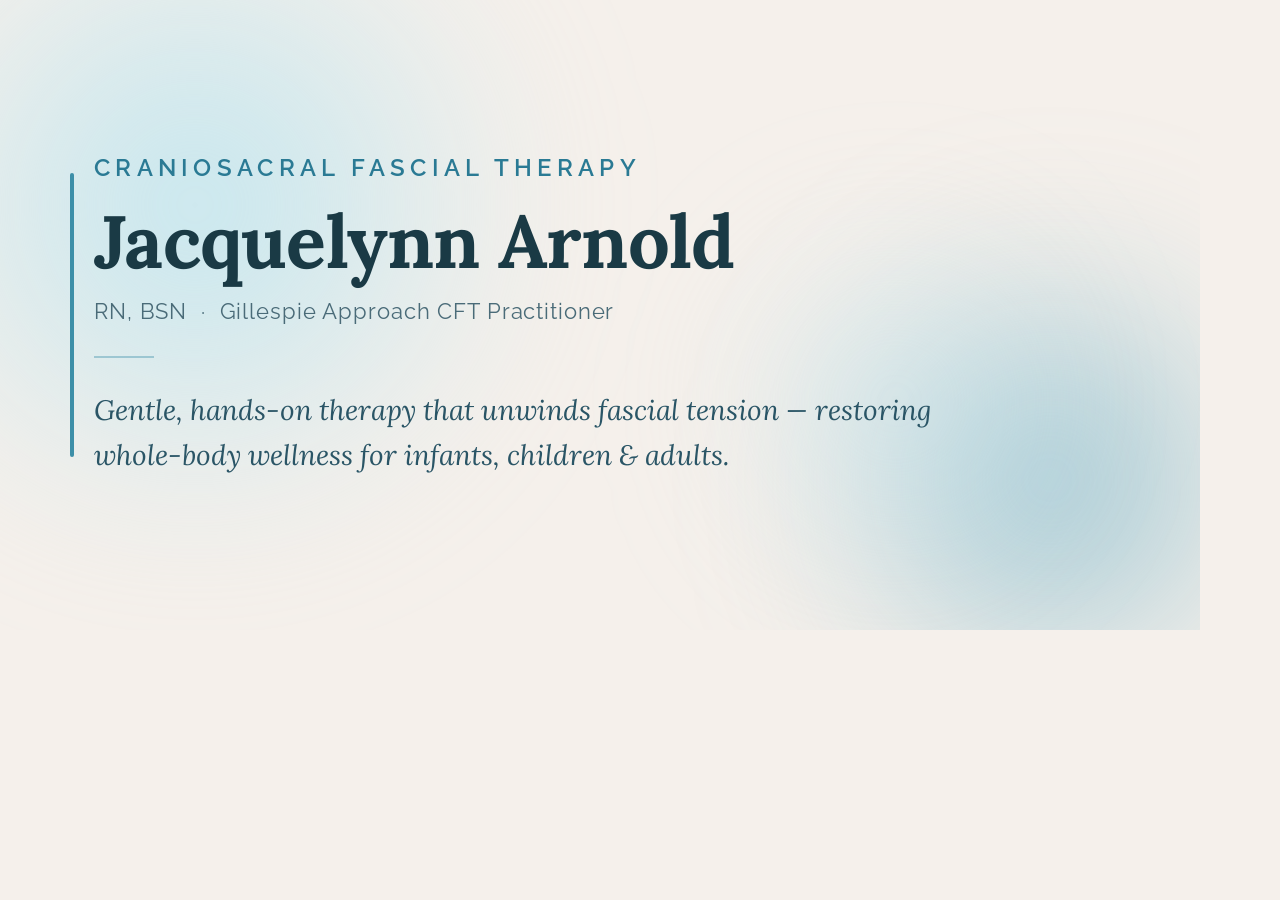
<file: images/social-card.html>
<!DOCTYPE html>
<html>
<head>
<meta charset="UTF-8">
<style>
  * { margin: 0; padding: 0; box-sizing: border-box; }
  body {
    width: 1200px;
    height: 630px;
    background: #f5f0eb;
    font-family: 'Raleway', sans-serif;
    overflow: hidden;
    position: relative;
  }

  /* Hero-style blob background */
  .hero-bg {
    position: absolute;
    inset: 0;
    pointer-events: none;
    overflow: hidden;
  }
  .hero-blob {
    position: absolute;
    border-radius: 50%;
    filter: blur(72px);
  }
  .hero-blob-1 {
    width: 750px; height: 650px;
    top: -120px; left: -180px;
    background: radial-gradient(circle, rgba(184, 228, 240, 0.85) 0%, transparent 70%);
  }
  .hero-blob-2 {
    width: 560px; height: 500px;
    bottom: -100px; right: -130px;
    background: radial-gradient(circle, rgba(107, 175, 198, 0.65) 0%, transparent 70%);
  }
  .hero-blob-3 {
    width: 400px; height: 360px;
    top: 35%; left: 58%;
    background: radial-gradient(circle, rgba(200, 232, 240, 0.52) 0%, transparent 70%);
  }

  /* Content */
  .content {
    position: absolute;
    left: 70px; top: 0; bottom: 0;
    width: 900px;
    display: flex;
    flex-direction: column;
    justify-content: center;
    padding: 30px 0;
  }

  .eyebrow {
    font-family: 'Raleway', sans-serif;
    font-size: 24px;
    font-weight: 600;
    letter-spacing: 0.22em;
    text-transform: uppercase;
    color: #2a7a94;
    margin-bottom: 22px;
  }

  .left-bar {
    position: absolute;
    left: 0; top: 20px; bottom: 20px;
    width: 4px;
    background: #3D8FA8;
    border-radius: 2px;
  }

  .name {
    font-family: 'Lora', serif;
    font-size: 74px;
    font-weight: 700;
    color: #1a3a45;
    line-height: 1.0;
    margin-bottom: 20px;
    letter-spacing: -0.01em;
  }

  .subtitle {
    font-family: 'Raleway', sans-serif;
    font-size: 22px;
    font-weight: 400;
    color: #4A6B78;
    margin-bottom: 32px;
    letter-spacing: 0.04em;
  }

  .divider {
    width: 60px;
    height: 2px;
    background: rgba(61, 143, 168, 0.4);
    margin-bottom: 30px;
  }

  .tagline {
    font-family: 'Lora', serif;
    font-size: 28px;
    font-style: italic;
    color: #2a5566;
    line-height: 1.6;
  }

</style>
<link href="https://fonts.googleapis.com/css2?family=Lora:ital,wght@0,400;0,600;0,700;1,400;1,600&family=Raleway:wght@300;400;500;600;700&display=swap" rel="stylesheet">
</head>
<body>

  <div class="hero-bg">
    <div class="hero-blob hero-blob-1"></div>
    <div class="hero-blob hero-blob-2"></div>
    <div class="hero-blob hero-blob-3"></div>
  </div>

  <div class="content">
    <div style="position:relative; padding-left: 24px;">
      <div class="left-bar"></div>
      <div class="eyebrow">Craniosacral Fascial Therapy</div>
      <div class="name">Jacquelynn Arnold</div>
      <div class="subtitle">RN, BSN &nbsp;·&nbsp; Gillespie Approach CFT Practitioner</div>
      <div class="divider"></div>
      <div class="tagline">Gentle, hands-on therapy that unwinds fascial tension — restoring whole-body wellness for infants, children &amp; adults.</div>
    </div>
  </div>

</body>
</html>
</file>
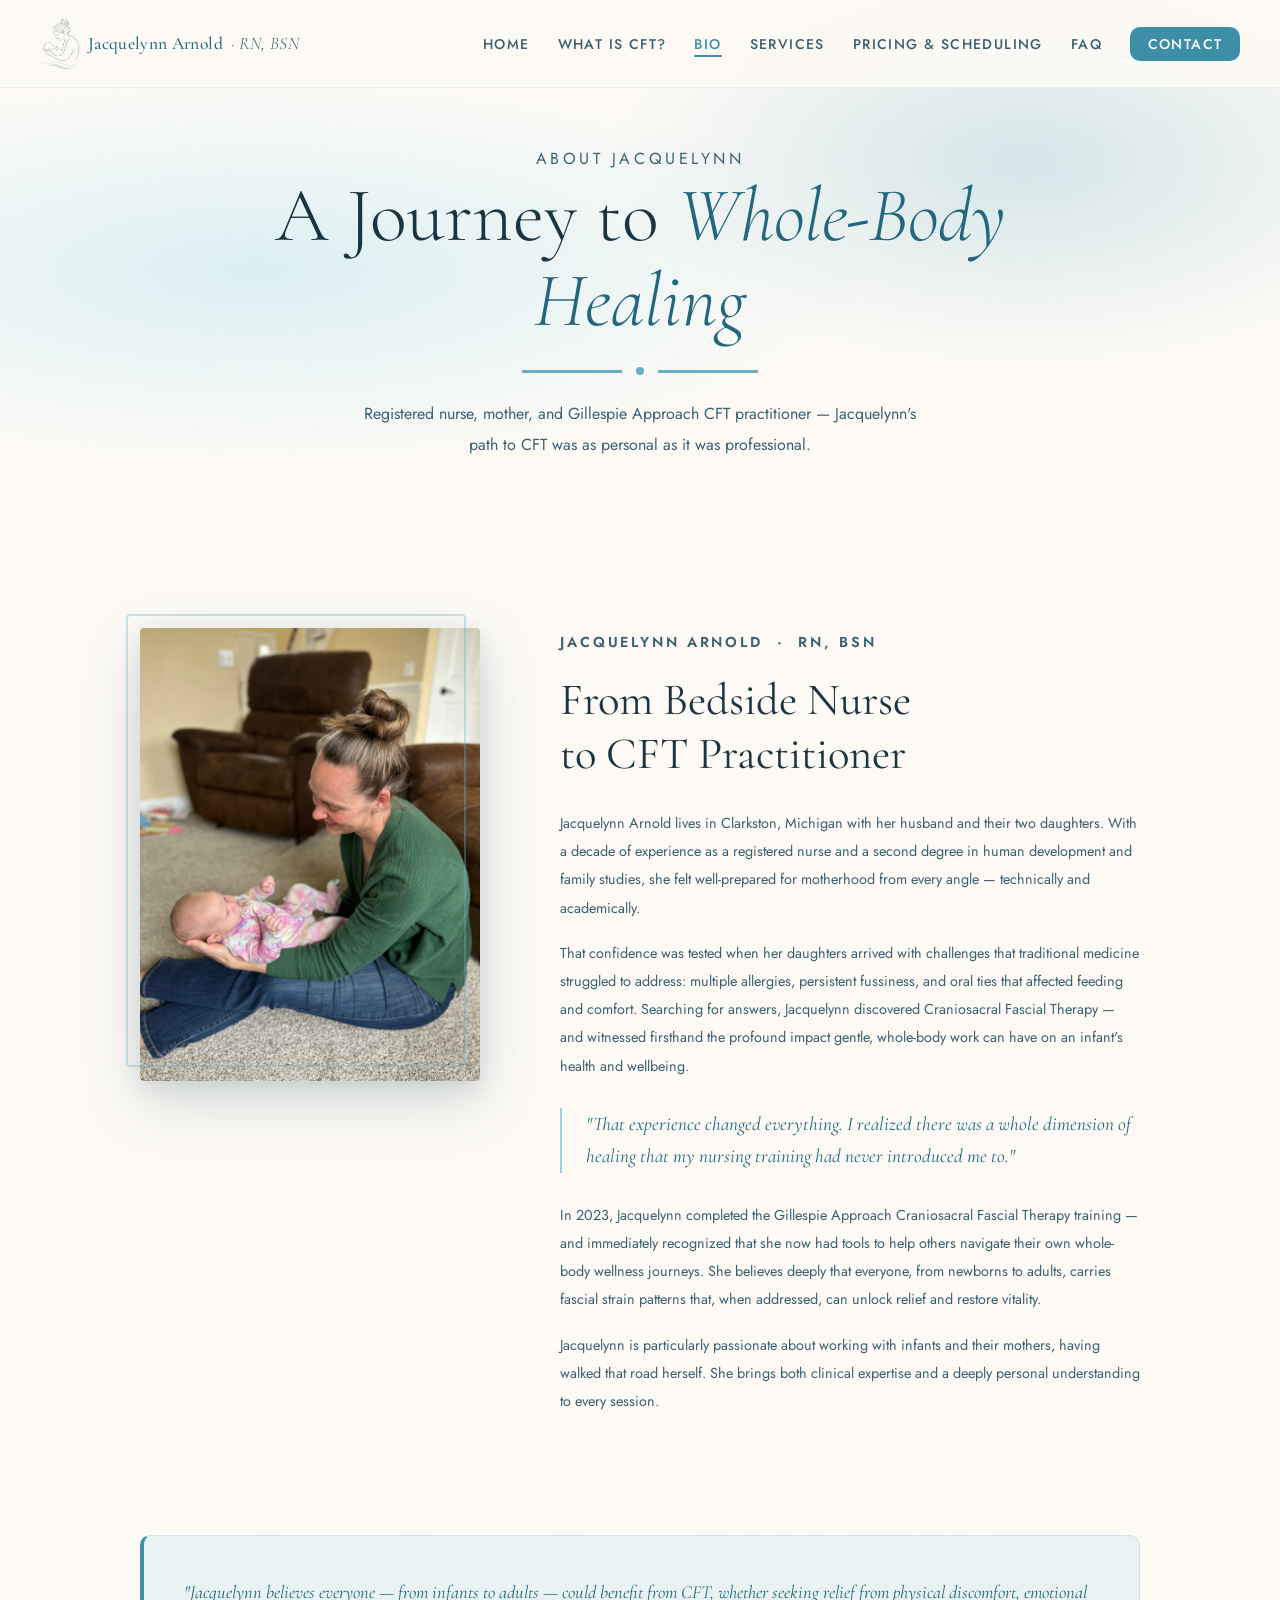
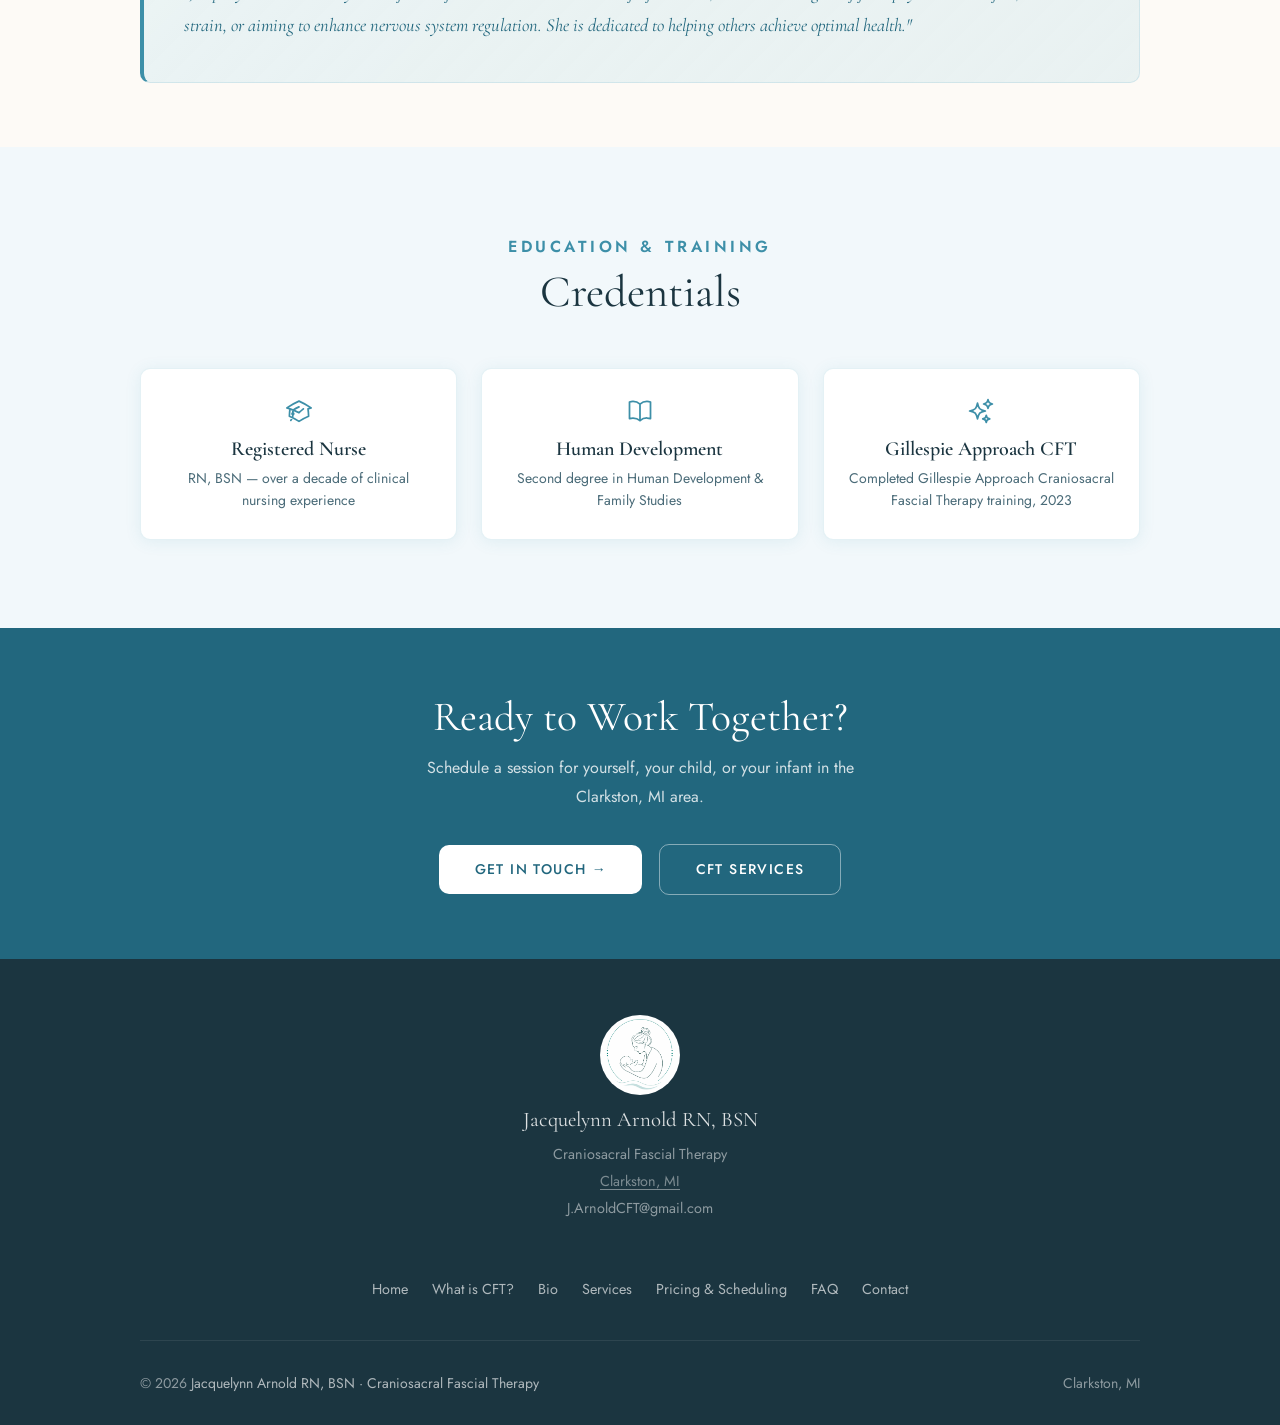
<file: pages/bio.html>
<!DOCTYPE html>
<html lang="en">
<head>
  <!-- Google tag (gtag.js) -->
  <script async src="https://www.googletagmanager.com/gtag/js?id=G-5D45E03QPW"></script>
  <script>
    window.dataLayer = window.dataLayer || [];
    function gtag(){dataLayer.push(arguments);}
    gtag('js', new Date());

    gtag('config', 'G-5D45E03QPW');
  </script>
  <meta charset="UTF-8">
  <meta name="viewport" content="width=device-width, initial-scale=1.0">
  <meta name="description" content="Meet Jacquelynn Arnold, RN, BSN — a registered nurse and certified Gillespie Approach CFT practitioner in Clarkston, MI, helping families through whole-body healing.">
  <link rel="canonical" href="https://www.jarnoldcft.com/pages/bio.html">
  <!-- Open Graph -->
  <meta property="og:type" content="website">
  <meta property="og:site_name" content="Jacquelynn Arnold CFT">
  <meta property="og:url" content="https://www.jarnoldcft.com/pages/bio.html">
  <meta property="og:title" content="About Jacquelynn Arnold | CFT Practitioner in Clarkston, MI">
  <meta property="og:description" content="Meet Jacquelynn Arnold, RN, BSN — a registered nurse and certified Gillespie Approach CFT practitioner in Clarkston, MI, helping families through whole-body healing.">
  <meta property="og:image" content="https://www.jarnoldcft.com/images/social-card.jpg">
  <meta property="og:image:width" content="1200">
  <meta property="og:image:height" content="630">
  <!-- Twitter Card -->
  <meta name="twitter:card" content="summary_large_image">
  <meta name="twitter:title" content="About Jacquelynn Arnold | CFT Practitioner in Clarkston, MI">
  <meta name="twitter:description" content="Meet Jacquelynn Arnold, RN, BSN — a registered nurse and certified Gillespie Approach CFT practitioner in Clarkston, MI, helping families through whole-body healing.">
  <meta name="twitter:image" content="https://www.jarnoldcft.com/images/social-card.jpg">
  <link rel="icon" href="data:image/svg+xml,%3Csvg xmlns='http://www.w3.org/2000/svg' viewBox='0 0 32 32'%3E%3Crect width='32' height='32' rx='6' fill='%233D8FA8'/%3E%3Ctext x='16' y='24' text-anchor='middle' font-family='serif' font-size='22' fill='white'%3EJ%3C/text%3E%3C/svg%3E">
  <title>About Jacquelynn Arnold | CFT Practitioner in Clarkston, MI</title>
  <link href="https://fonts.googleapis.com/css2?family=Cormorant+Garamond:ital,wght@0,300;0,400;0,500;0,600;1,300;1,400;1,500&family=Jost:wght@300;400;500;600&display=swap" rel="stylesheet">
  <link rel="stylesheet" href="../styles.css">
  <style>
    /* Page-specific styles only — shared styles are in ../styles.css */

    /* ── Bio Layout ── */
    .bio-grid { display:grid; grid-template-columns:340px 1fr; gap:5rem; align-items:start; }

    /* Portrait — copied exactly from .hero-portrait-wrap / .hero-portrait on homepage */
    .portrait-wrap { position: relative; }
    .portrait-wrap::before {
      content: '';
      position: absolute;
      inset: -14px 14px 14px -14px;
      border: 2px solid rgba(107, 175, 198, 0.35);
      border-radius: 4px;
      pointer-events: none;
    }
    .portrait {
      width: 100%;
      aspect-ratio: 3 / 4;
      display: block;
      object-fit: cover;
      object-position: center top;
      border-radius: 4px;
      box-shadow: 0 20px 60px rgba(60, 96, 112, 0.22), 0 6px 20px rgba(60, 96, 112, 0.12);
    }

    /* Credentials badge */
    .credentials {
      font-size:0.875rem; font-weight:600; letter-spacing:0.2em; text-transform:uppercase;
      color:var(--teal-deep); margin-bottom:0.5rem;
    }
    .bio-text h2 { font-family:'Cormorant Garamond',serif; font-size:clamp(2rem,3.5vw,2.8rem); font-weight:400; color:var(--text-dark); line-height:1.2; margin-bottom:1.75rem; }
    .bio-text p  { font-size:0.9rem; line-height:1.95; color:var(--text-mid); margin-bottom:1.1rem; }
    .bio-text p:last-child { margin-bottom:0; }
    .pullquote {
      font-family:'Cormorant Garamond',serif; font-size:1.2rem; font-style:italic;
      font-weight:400; color:var(--teal-dark); border-left:2px solid var(--teal-light);
      padding-left:1.5rem; margin:1.75rem 0; line-height:1.7;
    }

    /* Credentials / certifications list */
    .cred-section { background:var(--off-white); }
    .cred-grid { display:grid; grid-template-columns:repeat(3,1fr); gap:1.5rem; }
    .cred-card {
      background:white; border:1px solid rgba(107,175,198,0.18);
      border-radius:var(--radius); padding:1.75rem 1.5rem; box-shadow:var(--shadow-sm); text-align:center;
    }
    .cred-icon { display:flex; justify-content:center; margin-bottom:0.75rem; }
    .cred-card h3 { font-family:'Cormorant Garamond',serif; font-size:1.25rem; font-weight:600; color:var(--text-dark); margin-bottom:0.35rem; }
    .cred-card p  { font-size:0.875rem; color:var(--text-light); line-height:1.6; }

    /* Philosophy section */
    .philosophy-block {
      background:linear-gradient(135deg, rgba(200,232,240,0.35) 0%, rgba(157,208,224,0.2) 100%);
      border:1px solid rgba(107,175,198,0.2); border-left:4px solid var(--teal-deep);
      border-radius:var(--radius); padding:2.5rem; margin-top:2rem;
    }
    .philosophy-block p { font-family:'Cormorant Garamond',serif; font-size:1.15rem; font-style:italic; color:var(--teal-dark); line-height:1.8; margin:0; }

    /* CTA banner */
    .cta-banner { background:var(--teal-dark); color:white; text-align:center; padding:4rem 2rem; }
    /* .cta-banner, .btn-white, .btn-outline-white, footer, @keyframes are in ../styles.css */

    /* ── Page-specific responsive ── */
    @media(max-width:960px) {
      .bio-grid  { grid-template-columns:1fr; gap:3rem; }
      .portrait-wrap { max-width: 280px; margin: 0 auto; }
      .portrait-wrap::before { inset: -10px 10px 10px -10px; }
      .cred-grid { grid-template-columns:1fr 1fr; }
    }
    @media(max-width:640px) {
      .cred-grid { grid-template-columns:1fr; }
    }
  </style>
</head>
<body>

  <a href="#main-content" class="skip-link">Skip to main content</a>

  <nav id="navbar">
    <a href="../index.html" class="nav-brand"><img src="../images/Logo_transparent.png" alt="Jacquelynn Arnold CFT logo" height="52">Jacquelynn Arnold <span>· RN, BSN</span></a>
    <ul class="nav-links" id="nav-links">
      <li><a href="../index.html">Home</a></li>
      <li><a href="what-is-cft.html">What is CFT?</a></li>
      <li><a href="bio.html">Bio</a></li>
      <li><a href="services.html">Services</a></li>
      <li><a href="pricing.html">Pricing &amp; Scheduling</a></li>
      <li><a href="faq.html">FAQ</a></li>
      <li><a href="../index.html#contact" class="nav-cta">Contact</a></li>
    </ul>
    <button class="nav-toggle" id="nav-toggle" aria-label="Open menu" aria-expanded="false" aria-controls="nav-links">
      <span></span><span></span><span></span>
    </button>
  </nav>

  <!-- Page Header -->
  <header class="page-header" id="main-content">
    <p class="page-header-label">About Jacquelynn</p>
    <h1>A Journey to <em>Whole-Body<br>Healing</em></h1>
    <div class="header-divider">
      <div class="header-divider-line"></div>
      <div class="header-divider-dot"></div>
      <div class="header-divider-line"></div>
    </div>
    <p>
      Registered nurse, mother, and Gillespie Approach CFT practitioner —
      Jacquelynn's path to CFT was as personal as it was professional.
    </p>
  </header>

  <!-- Bio Story -->
  <section class="section" id="story">
    <div class="section-inner">
      <div class="bio-grid">

        <!-- Portrait -->
        <div class="portrait-wrap reveal">
          <img class="portrait" src="../images/Action.jpeg" alt="Jacquelynn Arnold, Craniosacral Fascial Therapy Practitioner in Clarkston, MI">
        </div>

        <!-- Bio Text -->
        <div class="bio-text">
          <p class="credentials reveal">Jacquelynn Arnold &nbsp;·&nbsp; RN, BSN</p>
          <h2 class="reveal">From Bedside Nurse<br>to CFT Practitioner</h2>

          <p class="reveal">
            Jacquelynn Arnold lives in Clarkston, Michigan with her husband and their two daughters.
            With a decade of experience as a registered nurse and a second degree in human
            development and family studies, she felt well-prepared for motherhood from every
            angle — technically and academically.
          </p>

          <p class="reveal">
            That confidence was tested when her daughters arrived with challenges that
            traditional medicine struggled to address: multiple allergies, persistent fussiness,
            and oral ties that affected feeding and comfort. Searching for answers, Jacquelynn
            discovered Craniosacral Fascial Therapy — and witnessed firsthand the profound
            impact gentle, whole-body work can have on an infant's health and wellbeing.
          </p>

          <blockquote class="pullquote reveal">
            "That experience changed everything. I realized there was a whole dimension of
            healing that my nursing training had never introduced me to."
          </blockquote>

          <p class="reveal">
            In 2023, Jacquelynn completed the Gillespie Approach Craniosacral Fascial Therapy
            training — and immediately recognized that she now had tools to help others
            navigate their own whole-body wellness journeys. She believes deeply that
            everyone, from newborns to adults, carries fascial strain patterns that, when
            addressed, can unlock relief and restore vitality.
          </p>

          <p class="reveal">
            Jacquelynn is particularly passionate about working with infants and their mothers,
            having walked that road herself. She brings both clinical expertise and a deeply
            personal understanding to every session.
          </p>
        </div>

      </div>
    </div>
  </section>

  <!-- Philosophy -->
  <div style="background:var(--cream); padding:0 2rem 4rem;">
    <div style="max-width:1000px; margin:0 auto;">
      <div class="philosophy-block reveal">
        <p>
          "Jacquelynn believes everyone — from infants to adults — could benefit from CFT,
          whether seeking relief from physical discomfort, emotional strain, or aiming to
          enhance nervous system regulation. She is dedicated to helping others achieve
          optimal health."
        </p>
      </div>
    </div>
  </div>

  <!-- Credentials -->
  <section class="section cred-section" id="credentials">
    <div class="section-inner">
      <p class="section-label reveal">Education &amp; Training</p>
      <h2 style="font-family:'Cormorant Garamond',serif;font-size:clamp(1.9rem,3.5vw,2.8rem);font-weight:400;text-align:center;color:var(--text-dark);line-height:1.2;margin-bottom:3rem;" class="reveal">Credentials</h2>
      <div class="cred-grid">
        <div class="cred-card reveal">
          <div class="cred-icon">
            <svg style="width:1.75rem;height:1.75rem;color:var(--teal-deep);" xmlns="http://www.w3.org/2000/svg" fill="none" viewBox="0 0 24 24" stroke-width="1.5" stroke="currentColor" aria-hidden="true">
              <path stroke-linecap="round" stroke-linejoin="round" d="M4.26 10.147a60.438 60.438 0 0 0-.491 6.347A48.62 48.62 0 0 1 12 20.904a48.62 48.62 0 0 1 8.232-4.41 60.46 60.46 0 0 0-.491-6.347m-15.482 0a50.636 50.636 0 0 0-2.658-.813A59.906 59.906 0 0 1 12 3.493a59.903 59.903 0 0 1 10.399 5.84c-.896.248-1.783.52-2.658.814m-15.482 0A50.717 50.717 0 0 1 12 13.489a50.702 50.702 0 0 1 3.741-3.342M6.75 15a.75.75 0 1 0 0-1.5.75.75 0 0 0 0 1.5Zm0 0v-3.675A55.378 55.378 0 0 1 12 8.443m-7.007 11.55A5.981 5.981 0 0 0 6.75 15.75v-1.5" />
            </svg>
          </div>
          <h3>Registered Nurse</h3>
          <p>RN, BSN — over a decade of clinical nursing experience</p>
        </div>
        <div class="cred-card reveal">
          <div class="cred-icon">
            <svg style="width:1.75rem;height:1.75rem;color:var(--teal-deep);" xmlns="http://www.w3.org/2000/svg" fill="none" viewBox="0 0 24 24" stroke-width="1.5" stroke="currentColor" aria-hidden="true">
              <path stroke-linecap="round" stroke-linejoin="round" d="M12 6.042A8.967 8.967 0 0 0 6 3.75c-1.052 0-2.062.18-3 .512v14.25A8.987 8.987 0 0 1 6 18c2.305 0 4.408.867 6 2.292m0-14.25a8.966 8.966 0 0 1 6-2.292c1.052 0 2.062.18 3 .512v14.25A8.987 8.987 0 0 0 18 18a8.967 8.967 0 0 0-6 2.292m0-14.25v14.25" />
            </svg>
          </div>
          <h3>Human Development</h3>
          <p>Second degree in Human Development &amp; Family Studies</p>
        </div>
        <div class="cred-card reveal">
          <div class="cred-icon">
            <svg style="width:1.75rem;height:1.75rem;color:var(--teal-deep);" xmlns="http://www.w3.org/2000/svg" fill="none" viewBox="0 0 24 24" stroke-width="1.5" stroke="currentColor" aria-hidden="true">
              <path stroke-linecap="round" stroke-linejoin="round" d="M9.813 15.904 9 18.75l-.813-2.846a4.5 4.5 0 0 0-3.09-3.09L2.25 12l2.846-.813a4.5 4.5 0 0 0 3.09-3.09L9 5.25l.813 2.846a4.5 4.5 0 0 0 3.09 3.09L15.75 12l-2.846.813a4.5 4.5 0 0 0-3.09 3.09ZM18.259 8.715 18 9.75l-.259-1.035a3.375 3.375 0 0 0-2.455-2.456L14.25 6l1.036-.259a3.375 3.375 0 0 0 2.455-2.456L18 2.25l.259 1.035a3.375 3.375 0 0 0 2.456 2.456L21.75 6l-1.035.259a3.375 3.375 0 0 0-2.456 2.456ZM16.894 20.567 16.5 21.75l-.394-1.183a2.25 2.25 0 0 0-1.423-1.423L13.5 18.75l1.183-.394a2.25 2.25 0 0 0 1.423-1.423l.394-1.183.394 1.183a2.25 2.25 0 0 0 1.423 1.423l1.183.394-1.183.394a2.25 2.25 0 0 0-1.423 1.423Z" />
            </svg>
          </div>
          <h3>Gillespie Approach CFT</h3>
          <p>Completed Gillespie Approach Craniosacral Fascial Therapy training, 2023</p>
        </div>
      </div>

    </div>
  </section>

  <!-- CTA -->
  <div class="cta-banner">
    <h2>Ready to Work Together?</h2>
    <p>Schedule a session for yourself, your child, or your infant in the Clarkston, MI area.</p>
    <a href="../index.html#contact" class="btn-white">Get In Touch &rarr;</a>
    <a href="services.html" class="btn-outline-white">CFT Services</a>
  </div>

  <!-- Footer -->
  <footer>
    <div class="footer-inner">
      <div class="footer-top">
        <div class="footer-brand">
          <img src="../images/Logo_circle-dots.png" alt="Jacquelynn Arnold CFT" height="60" width="60">
          <h3>Jacquelynn Arnold RN, BSN</h3>
          <p>Craniosacral Fascial Therapy<br><a href="https://maps.google.com/?q=Clarkston,Michigan" target="_blank" rel="noopener noreferrer" style="color:inherit;text-decoration:underline;text-underline-offset:3px;opacity:0.85;">Clarkston, MI</a><br>J.ArnoldCFT@gmail.com</p>
        </div>
      </div>
      <div class="footer-col">
        <h4>Navigation</h4>
        <ul>
          <li><a href="../index.html">Home</a></li>
          <li><a href="what-is-cft.html">What is CFT?</a></li>
          <li><a href="bio.html">Bio</a></li>
          <li><a href="services.html">Services</a></li>
          <li><a href="pricing.html">Pricing &amp; Scheduling</a></li>
          <li><a href="faq.html">FAQ</a></li>
          <li><a href="../index.html#contact">Contact</a></li>
        </ul>
      </div>
    </div>
    <div class="footer-bottom">
      <span>&copy; <span id="yr"></span> <strong>Jacquelynn Arnold RN, BSN · Craniosacral Fascial Therapy</strong></span>
      <span>Clarkston, MI</span>
    </div>
  </footer>

  <script src="../main.js" defer></script>
</body>
</html>
</file>
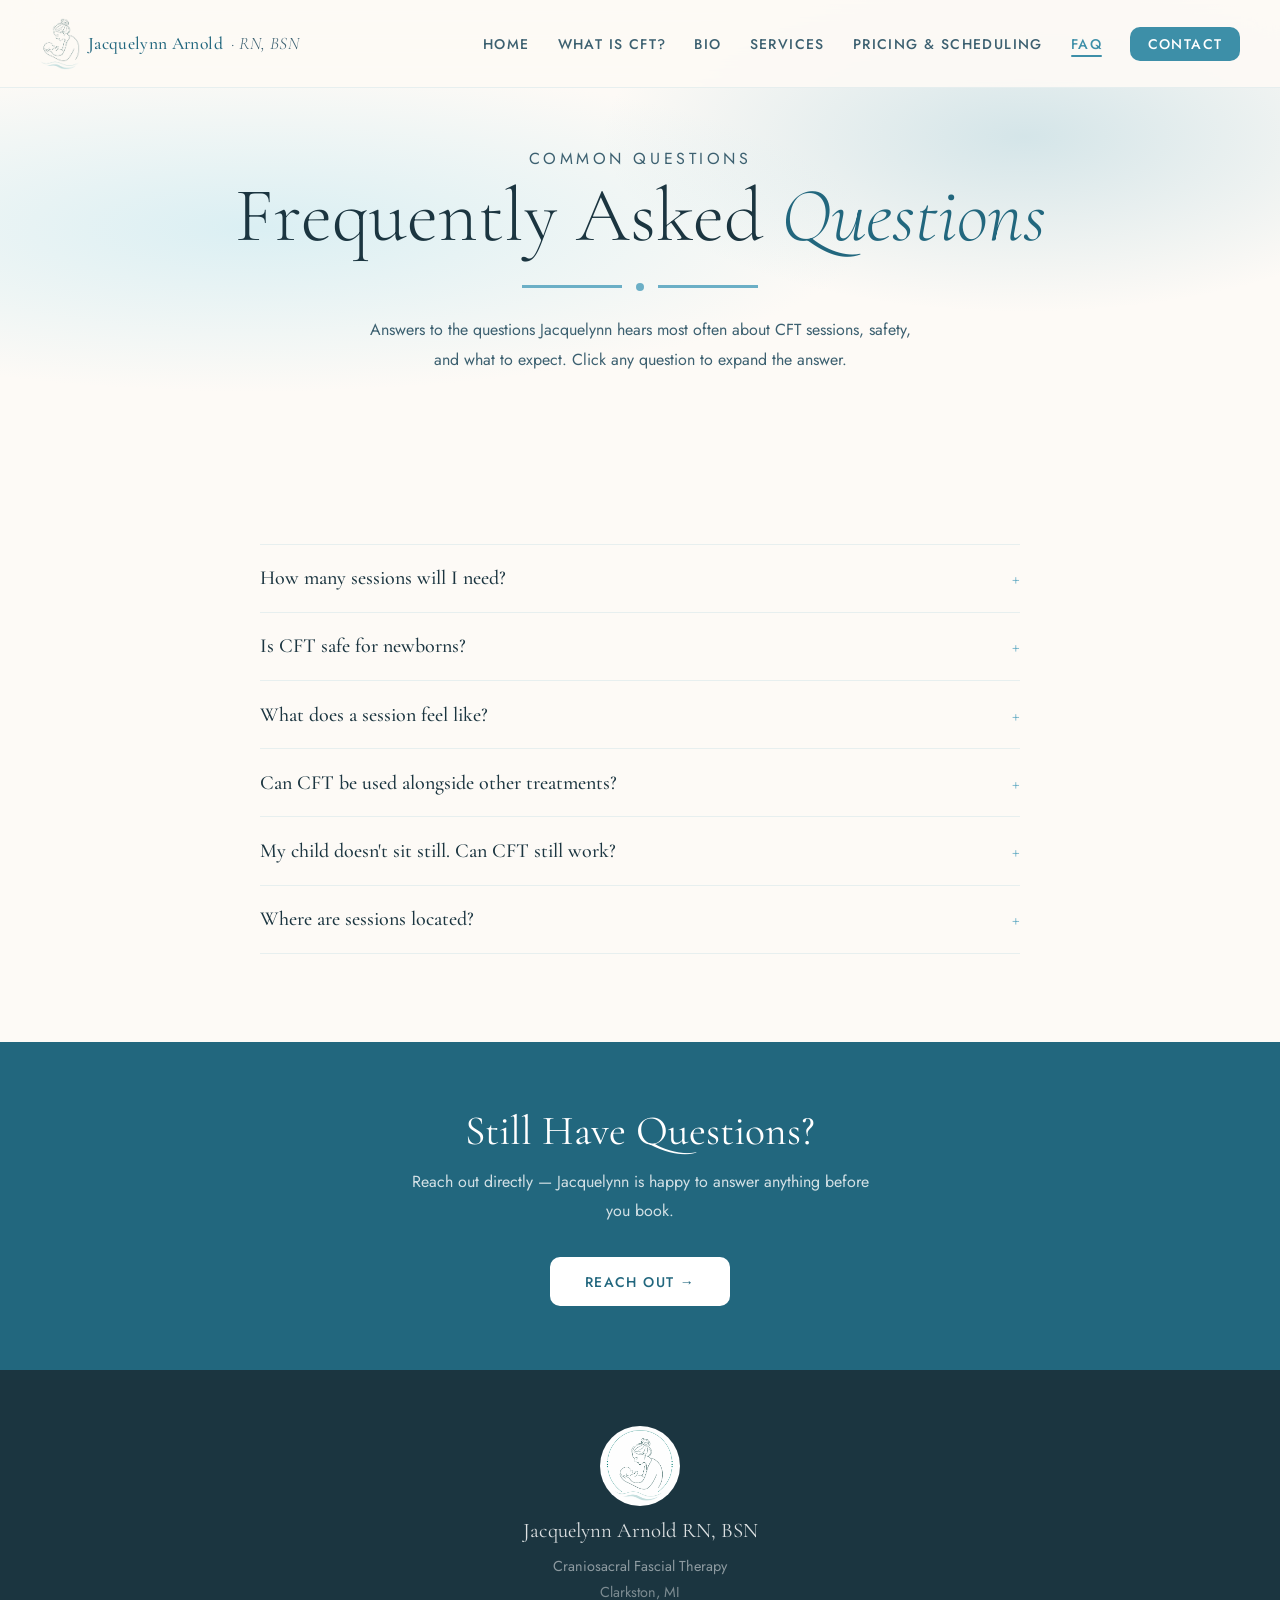
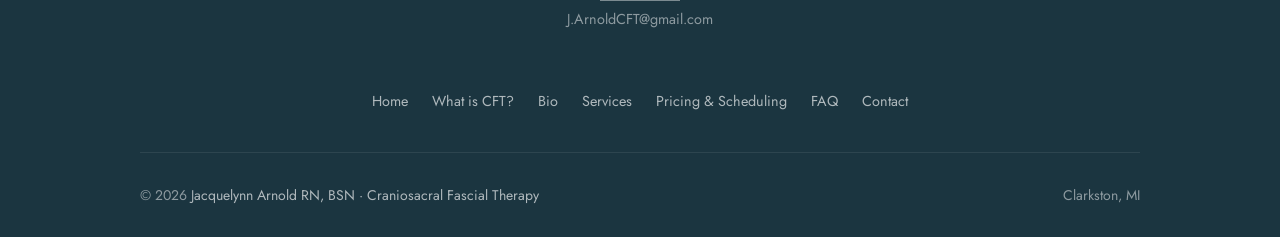
<file: pages/faq.html>
<!DOCTYPE html>
<html lang="en">
<head>
  <!-- Google tag (gtag.js) -->
  <script async src="https://www.googletagmanager.com/gtag/js?id=G-5D45E03QPW"></script>
  <script>
    window.dataLayer = window.dataLayer || [];
    function gtag(){dataLayer.push(arguments);}
    gtag('js', new Date());

    gtag('config', 'G-5D45E03QPW');
  </script>
  <meta charset="UTF-8">
  <meta name="viewport" content="width=device-width, initial-scale=1.0">
  <meta name="description" content="Common questions about Craniosacral Fascial Therapy (CFT) — what to expect, who it helps, session length, and more. Serving infants, children, and adults in Clarkston, MI.">
  <link rel="canonical" href="https://www.jarnoldcft.com/pages/faq.html">
  <!-- Open Graph -->
  <meta property="og:type" content="website">
  <meta property="og:site_name" content="Jacquelynn Arnold CFT">
  <meta property="og:url" content="https://www.jarnoldcft.com/pages/faq.html">
  <meta property="og:title" content="CFT FAQ — Craniosacral Fascial Therapy Questions | Clarkston, MI">
  <meta property="og:description" content="Common questions about Craniosacral Fascial Therapy (CFT) — what to expect, who it helps, session length, and more. Serving infants, children, and adults in Clarkston, MI.">
  <meta property="og:image" content="https://www.jarnoldcft.com/images/social-card.jpg">
  <meta property="og:image:width" content="1200">
  <meta property="og:image:height" content="630">
  <!-- Twitter Card -->
  <meta name="twitter:card" content="summary_large_image">
  <meta name="twitter:title" content="CFT FAQ — Craniosacral Fascial Therapy Questions | Clarkston, MI">
  <meta name="twitter:description" content="Common questions about Craniosacral Fascial Therapy (CFT) — what to expect, who it helps, session length, and more. Serving infants, children, and adults in Clarkston, MI.">
  <meta name="twitter:image" content="https://www.jarnoldcft.com/images/social-card.jpg">
  <link rel="icon" href="data:image/svg+xml,%3Csvg xmlns='http://www.w3.org/2000/svg' viewBox='0 0 32 32'%3E%3Crect width='32' height='32' rx='6' fill='%233D8FA8'/%3E%3Ctext x='16' y='24' text-anchor='middle' font-family='serif' font-size='22' fill='white'%3EJ%3C/text%3E%3C/svg%3E">
  <title>CFT FAQ — Craniosacral Fascial Therapy Questions | Clarkston, MI</title>
  <link href="https://fonts.googleapis.com/css2?family=Cormorant+Garamond:ital,wght@0,300;0,400;0,500;0,600;1,300;1,400;1,500&family=Jost:wght@300;400;500;600&display=swap" rel="stylesheet">
  <link rel="stylesheet" href="../styles.css">
  <style>
    /* Page-specific styles only — shared styles are in ../styles.css */

    /* FAQ page uses a narrower content width */
    .section-inner { max-width: 760px; }

    /* ── FAQ Accordion ── */
    .faq { display:flex; flex-direction:column; gap:0; }
    .faq-item { border-bottom:1px solid rgba(107,175,198,0.15); }
    .faq-item:first-child { border-top:1px solid rgba(107,175,198,0.15); }
    .faq-q {
      width:100%; background:none; border:none; text-align:left;
      padding:1.35rem 0; display:flex; justify-content:space-between; align-items:center;
      cursor:pointer; font-family:'Cormorant Garamond',serif; font-size:1.25rem;
      font-weight:500; color:var(--text-dark); transition:color 0.25s ease;
    }
    .faq-q:hover { color:var(--teal-deep); }
    .faq-icon { font-size:1.2rem; color:var(--teal-mid); transition:transform 0.3s ease; flex-shrink:0; margin-left:1rem; }
    .faq-item.open .faq-icon { transform:rotate(45deg); }
    .faq-item.open .faq-q { color:var(--teal-deep); }
    .faq-a { max-height:0; overflow:hidden; transition:max-height 0.4s ease; }
    .faq-a p { font-size:0.92rem; line-height:1.95; color:var(--text-mid); padding-bottom:1.5rem; }
    .faq-item.open .faq-a { max-height:400px; }

    /* .cta-banner, .btn-white, .btn-outline-white, footer, @keyframes are in ../styles.css */
  </style>

  <!-- FAQPage Structured Data — enables rich Q&A snippets in Google search results -->
  <script type="application/ld+json">
  {
    "@context": "https://schema.org",
    "@type": "FAQPage",
    "mainEntity": [
      {
        "@type": "Question",
        "name": "How many sessions will I need?",
        "acceptedAnswer": {
          "@type": "Answer",
          "text": "This varies greatly by individual. Some clients notice significant improvement after one or two sessions; others with deeply chronic patterns benefit from an ongoing series. Jacquelynn will discuss this with you after your first session based on what she observes."
        }
      },
      {
        "@type": "Question",
        "name": "Is CFT safe for newborns?",
        "acceptedAnswer": {
          "@type": "Answer",
          "text": "Yes. CFT uses an extremely light touch — often as little as 5 grams of pressure — making it safe and appropriate for newborns from their very first days of life. Many parents bring their babies within the first week after birth."
        }
      },
      {
        "@type": "Question",
        "name": "What does a session feel like?",
        "acceptedAnswer": {
          "@type": "Answer",
          "text": "Most clients describe sessions as deeply relaxing — similar to a meditative state. You remain fully clothed throughout. The touch is very gentle; some clients feel warmth, tingling, or subtle movement through the tissues. Some fall asleep."
        }
      },
      {
        "@type": "Question",
        "name": "Can CFT be used alongside other treatments?",
        "acceptedAnswer": {
          "@type": "Answer",
          "text": "Absolutely. CFT works well as a complement to chiropractic care, physical therapy, occupational therapy, lactation support, and conventional medical care. It does not replace these — it works alongside them."
        }
      },
      {
        "@type": "Question",
        "name": "My child doesn't sit still. Can CFT still work?",
        "acceptedAnswer": {
          "@type": "Answer",
          "text": "Yes. Children do not need to be still for CFT to be effective. Jacquelynn is experienced working with active, wiggly, or resistant children and adapts the session to meet them where they are — on the floor, in a parent's arms, playing with a toy. The body's response guides the work regardless of how still the child is."
        }
      },
      {
        "@type": "Question",
        "name": "Where are sessions located?",
        "acceptedAnswer": {
          "@type": "Answer",
          "text": "Sessions are provided in-person in the Clarkston, MI area. In-home appointments are available — fees apply and on a limited basis. Reach out via email to get details on location and availability."
        }
      }
    ]
  }
  </script>
</head>
<body>

  <a href="#main-content" class="skip-link">Skip to main content</a>

  <nav id="navbar">
    <a href="../index.html" class="nav-brand"><img src="../images/Logo_transparent.png" alt="Jacquelynn Arnold CFT logo" height="52">Jacquelynn Arnold <span>· RN, BSN</span></a>
    <ul class="nav-links" id="nav-links">
      <li><a href="../index.html">Home</a></li>
      <li><a href="what-is-cft.html">What is CFT?</a></li>
      <li><a href="bio.html">Bio</a></li>
      <li><a href="services.html">Services</a></li>
      <li><a href="pricing.html">Pricing &amp; Scheduling</a></li>
      <li><a href="faq.html">FAQ</a></li>
      <li><a href="../index.html#contact" class="nav-cta">Contact</a></li>
    </ul>
    <button class="nav-toggle" id="nav-toggle" aria-label="Open menu" aria-expanded="false" aria-controls="nav-links">
      <span></span><span></span><span></span>
    </button>
  </nav>

  <!-- Page Header -->
  <header class="page-header" id="main-content">
    <p class="page-header-label">Common Questions</p>
    <h1>Frequently Asked <em>Questions</em></h1>
    <div class="header-divider">
      <div class="header-divider-line"></div>
      <div class="header-divider-dot"></div>
      <div class="header-divider-line"></div>
    </div>
    <p>Answers to the questions Jacquelynn hears most often about CFT sessions, safety, and what to expect. Click any question to expand the answer.</p>
  </header>

  <!-- FAQ Section -->
  <section class="section" id="faq">
    <div class="section-inner">

      <div class="faq reveal">
        <div class="faq-item">
          <button class="faq-q">How many sessions will I need? <span class="faq-icon">+</span></button>
          <div class="faq-a"><p>This varies greatly by individual. Some clients notice significant improvement after one or two sessions; others with deeply chronic patterns benefit from an ongoing series. Jacquelynn will discuss this with you after your first session based on what she observes.</p></div>
        </div>
        <div class="faq-item">
          <button class="faq-q">Is CFT safe for newborns? <span class="faq-icon">+</span></button>
          <div class="faq-a"><p>Yes. CFT uses an extremely light touch — often as little as 5 grams of pressure — making it safe and appropriate for newborns from their very first days of life. Many parents bring their babies within the first week after birth.</p></div>
        </div>
        <div class="faq-item">
          <button class="faq-q">What does a session feel like? <span class="faq-icon">+</span></button>
          <div class="faq-a"><p>Most clients describe sessions as deeply relaxing — similar to a meditative state. You remain fully clothed throughout. The touch is very gentle; some clients feel warmth, tingling, or subtle movement through the tissues. Some fall asleep.</p></div>
        </div>
        <div class="faq-item">
          <button class="faq-q">Can CFT be used alongside other treatments? <span class="faq-icon">+</span></button>
          <div class="faq-a"><p>Absolutely. CFT works well as a complement to chiropractic care, physical therapy, occupational therapy, lactation support, and conventional medical care. It does not replace these — it works alongside them.</p></div>
        </div>
        <div class="faq-item">
          <button class="faq-q">My child doesn't sit still. Can CFT still work? <span class="faq-icon">+</span></button>
          <div class="faq-a"><p>Yes. Children do not need to be still for CFT to be effective. Jacquelynn is experienced working with active, wiggly, or resistant children and adapts the session to meet them where they are — on the floor, in a parent's arms, playing with a toy. The body's response guides the work regardless of how still the child is.</p></div>
        </div>
        <div class="faq-item">
          <button class="faq-q">Where are sessions located? <span class="faq-icon">+</span></button>
          <div class="faq-a"><p>Sessions are provided in-person in the Clarkston, MI area. In-home appointments are available — fees apply and on a limited basis. Reach out via email to get details on location and availability.</p></div>
        </div>
      </div>
    </div>
  </section>

  <!-- CTA -->
  <div class="cta-banner">
    <h2>Still Have Questions?</h2>
    <p>Reach out directly — Jacquelynn is happy to answer anything before you book.</p>
    <a href="../index.html#contact" class="btn-white">Reach Out &rarr;</a>
  </div>

  <!-- Footer -->
  <footer>
    <div class="footer-inner">
      <div class="footer-top">
        <div class="footer-brand">
          <img src="../images/Logo_circle-dots.png" alt="Jacquelynn Arnold CFT" height="60" width="60">
          <h3>Jacquelynn Arnold RN, BSN</h3>
          <p>Craniosacral Fascial Therapy<br><a href="https://maps.google.com/?q=Clarkston,Michigan" target="_blank" rel="noopener noreferrer" style="color:inherit;text-decoration:underline;text-underline-offset:3px;opacity:0.85;">Clarkston, MI</a><br>J.ArnoldCFT@gmail.com</p>
        </div>
      </div>
      <div class="footer-col">
        <h4>Navigation</h4>
        <ul>
          <li><a href="../index.html">Home</a></li>
          <li><a href="what-is-cft.html">What is CFT?</a></li>
          <li><a href="bio.html">Bio</a></li>
          <li><a href="services.html">Services</a></li>
          <li><a href="pricing.html">Pricing &amp; Scheduling</a></li>
          <li><a href="faq.html">FAQ</a></li>
          <li><a href="../index.html#contact">Contact</a></li>
        </ul>
      </div>
    </div>
    <div class="footer-bottom">
      <span>&copy; <span id="yr"></span> <strong>Jacquelynn Arnold RN, BSN · Craniosacral Fascial Therapy</strong></span>
      <span>Clarkston, MI</span>
    </div>
  </footer>

  <script src="../main.js" defer></script>
  <script>
    // FAQ accordion (page-specific)
    document.addEventListener('DOMContentLoaded', function() {
      document.querySelectorAll('.faq-q').forEach(function(btn) {
        btn.addEventListener('click', function() {
          var item = btn.parentElement;
          var isOpen = item.classList.contains('open');
          document.querySelectorAll('.faq-item').forEach(function(i) { i.classList.remove('open'); });
          if (!isOpen) item.classList.add('open');
        });
      });
    });
  </script>
</body>
</html>
</file>
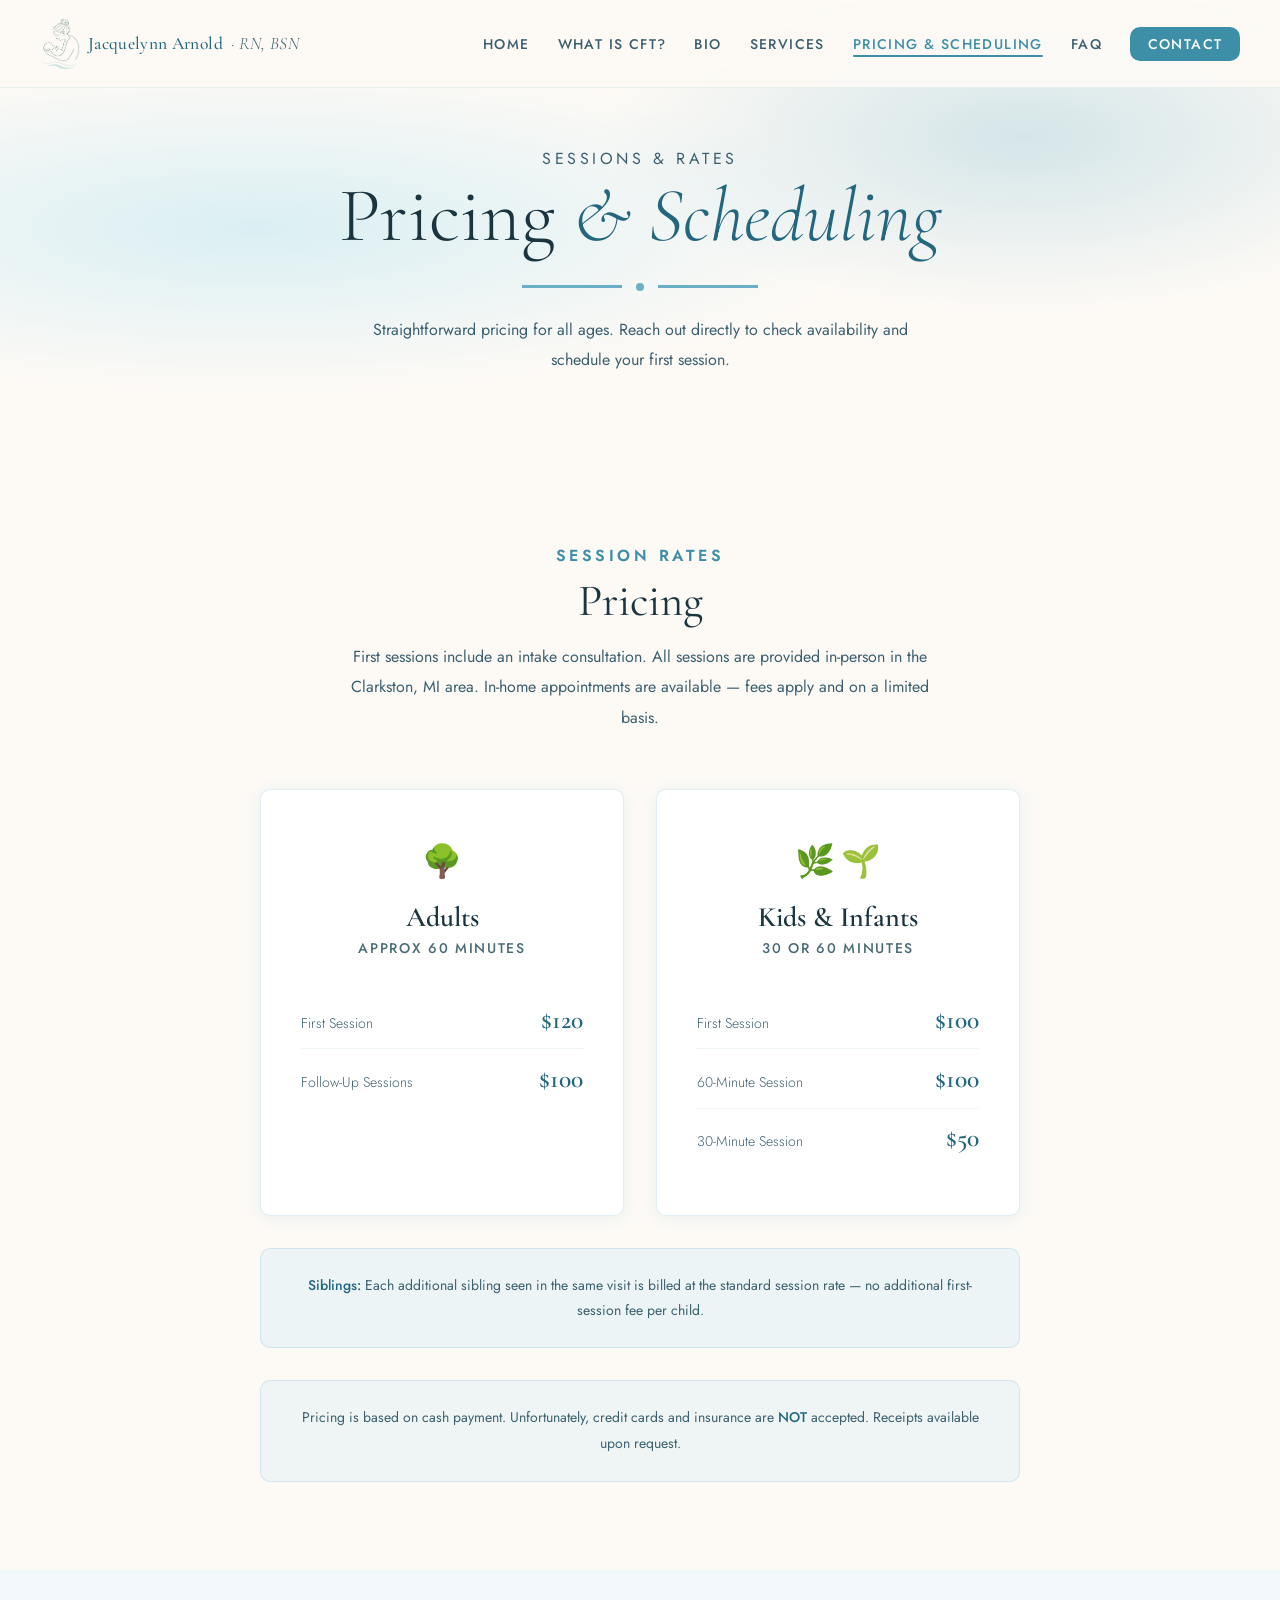
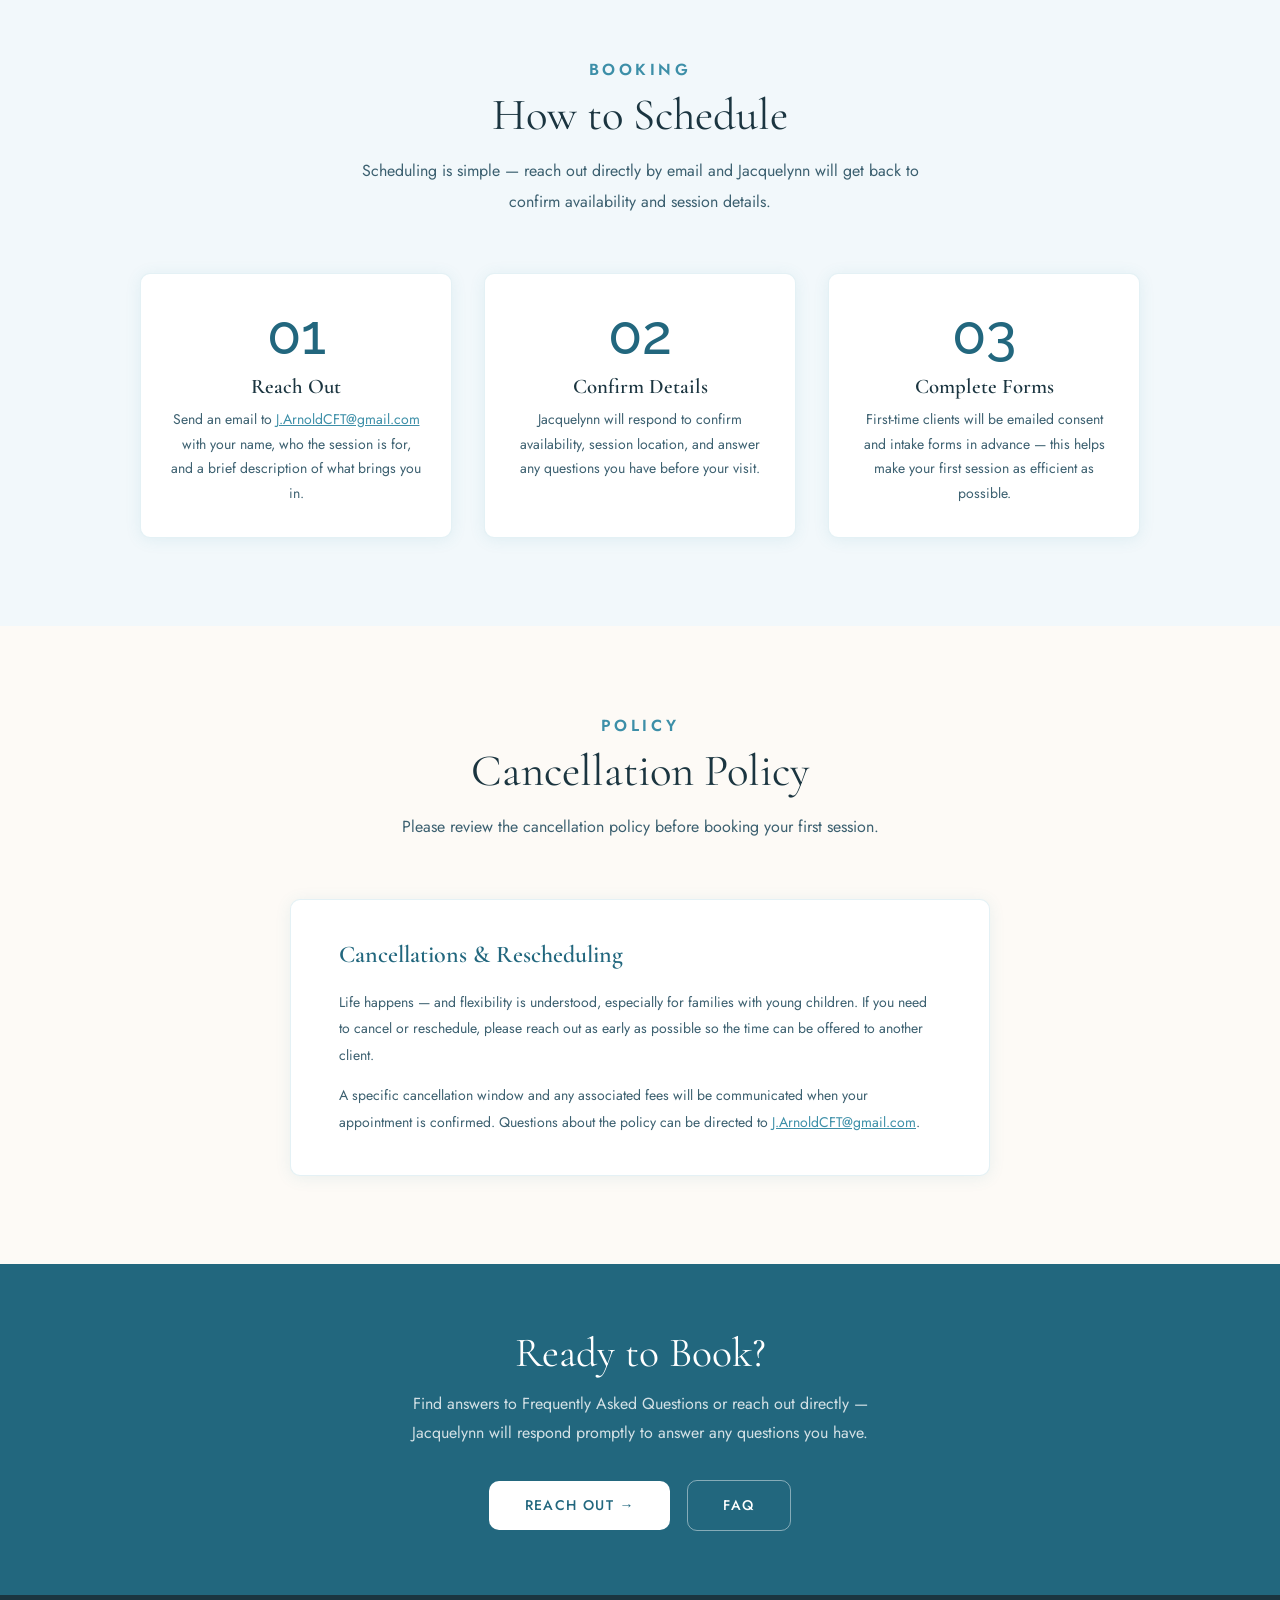
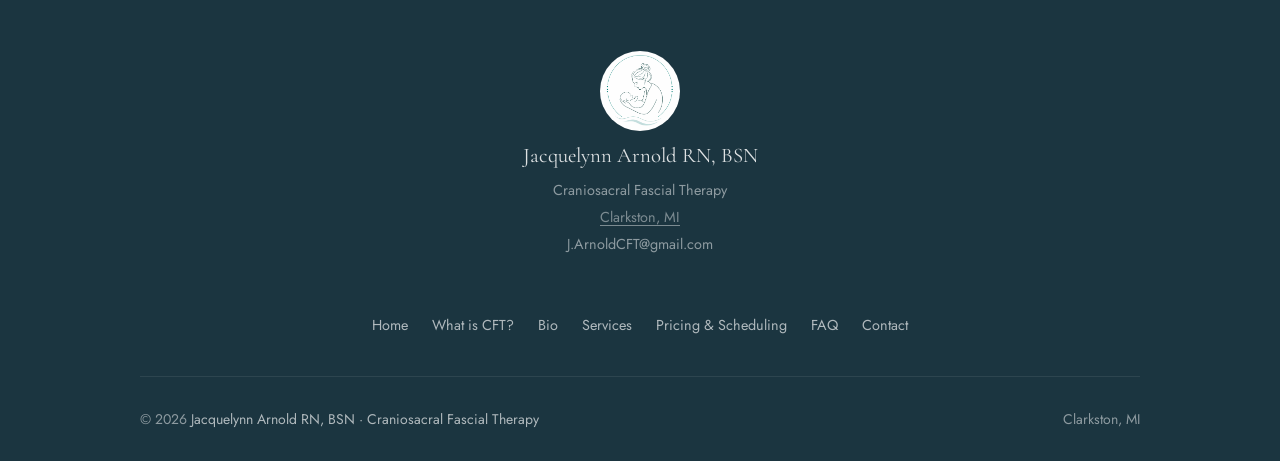
<file: pages/pricing.html>
<!DOCTYPE html>
<html lang="en">
<head>
  <!-- Google tag (gtag.js) -->
  <script async src="https://www.googletagmanager.com/gtag/js?id=G-5D45E03QPW"></script>
  <script>
    window.dataLayer = window.dataLayer || [];
    function gtag(){dataLayer.push(arguments);}
    gtag('js', new Date());

    gtag('config', 'G-5D45E03QPW');
  </script>
  <meta charset="UTF-8">
  <meta name="viewport" content="width=device-width, initial-scale=1.0">
  <meta name="description" content="CFT session pricing and scheduling with Jacquelynn Arnold in Clarkston, MI. Infant, child, and adult Craniosacral Fascial Therapy sessions — contact us to book.">
  <link rel="canonical" href="https://www.jarnoldcft.com/pages/pricing.html">
  <!-- Open Graph -->
  <meta property="og:type" content="website">
  <meta property="og:site_name" content="Jacquelynn Arnold CFT">
  <meta property="og:url" content="https://www.jarnoldcft.com/pages/pricing.html">
  <meta property="og:title" content="CFT Scheduling & Pricing | Jacquelynn Arnold, Clarkston, MI">
  <meta property="og:description" content="CFT session pricing and scheduling with Jacquelynn Arnold in Clarkston, MI. Infant, child, and adult Craniosacral Fascial Therapy sessions — contact us to book.">
  <meta property="og:image" content="https://www.jarnoldcft.com/images/social-card.jpg">
  <meta property="og:image:width" content="1200">
  <meta property="og:image:height" content="630">
  <!-- Twitter Card -->
  <meta name="twitter:card" content="summary_large_image">
  <meta name="twitter:title" content="CFT Scheduling & Pricing | Jacquelynn Arnold, Clarkston, MI">
  <meta name="twitter:description" content="CFT session pricing and scheduling with Jacquelynn Arnold in Clarkston, MI. Infant, child, and adult Craniosacral Fascial Therapy sessions — contact us to book.">
  <meta name="twitter:image" content="https://www.jarnoldcft.com/images/social-card.jpg">
  <link rel="icon" href="data:image/svg+xml,%3Csvg xmlns='http://www.w3.org/2000/svg' viewBox='0 0 32 32'%3E%3Crect width='32' height='32' rx='6' fill='%233D8FA8'/%3E%3Ctext x='16' y='24' text-anchor='middle' font-family='serif' font-size='22' fill='white'%3EJ%3C/text%3E%3C/svg%3E">
  <title>CFT Scheduling & Pricing | Jacquelynn Arnold, Clarkston, MI</title>
  <link href="https://fonts.googleapis.com/css2?family=Cormorant+Garamond:ital,wght@0,300;0,400;0,500;0,600;1,300;1,400;1,500&family=Jost:wght@300;400;500;600&family=Raleway:wght@200;300;500&display=swap" rel="stylesheet">
  <link rel="stylesheet" href="../styles.css">
  <style>
    /* Page-specific styles only — shared styles are in ../styles.css */

    /* ── Pricing Cards ── */
    .pricing-grid { display:grid; grid-template-columns:1fr 1fr; gap:2rem; max-width:760px; margin:0 auto; }
    .pricing-card {
      background:white; border:1px solid rgba(107,175,198,0.2); border-radius:var(--radius);
      padding:3rem 2.5rem; box-shadow:var(--shadow-sm); text-align:center;
      transition:transform 0.3s ease, box-shadow 0.3s ease; position:relative;
    }
    .pricing-card { cursor:pointer; }
    .pricing-card:hover { transform:translateY(-5px); box-shadow:var(--shadow-md); }

    /* ── Payment Info Box ── */
    .payment-info-box {
      background:rgba(200,232,240,0.25); border:1px solid rgba(107,175,198,0.22);
      border-radius:var(--radius); padding:1.5rem 2rem; max-width:760px; margin:2rem auto 0;
      font-size:0.875rem; color:var(--text-mid); line-height:1.85; text-align:center;
    }
    .payment-info-box strong { color:var(--teal-dark); font-weight:500; }
    .pricing-icon { display:flex; justify-content:center; margin-bottom:1rem; }
    .pricing-who { font-family:'Cormorant Garamond',serif; font-size:1.75rem; font-weight:600; color:var(--text-dark); margin-bottom:0.25rem; }
    .pricing-duration { font-size:0.875rem; font-weight:500; letter-spacing:0.12em; text-transform:uppercase; color:var(--text-light); margin-bottom:2rem; }
    .pricing-row { display:flex; justify-content:space-between; align-items:baseline; padding:0.85rem 0; border-bottom:1px solid rgba(107,175,198,0.12); }
    .pricing-row:last-of-type { border-bottom:none; }
    .pricing-row-label { color:var(--text-mid); font-size:0.88rem; font-weight:300; text-align:left; }
    .pricing-row-price { font-family:'Cormorant Garamond',serif; font-size:1.6rem; font-weight:600; color:var(--teal-dark); }

    /* ── Sibling note ── */
    .pricing-note-box {
      background:rgba(200,232,240,0.3); border:1px solid rgba(107,175,198,0.22);
      border-radius:var(--radius); padding:1.5rem 2rem; max-width:760px; margin:2rem auto 0;
      font-size:0.875rem; color:var(--text-mid); line-height:1.8; text-align:center;
    }
    .pricing-note-box strong { color:var(--teal-dark); font-weight:500; }

    /* ── How to Book ── */
    .steps-horiz { display:grid; grid-template-columns:repeat(3,1fr); gap:2rem; }
    .step-card {
      background:white; border:1px solid rgba(107,175,198,0.18);
      border-radius:var(--radius); padding:2rem 1.75rem; box-shadow:var(--shadow-sm); text-align:center;
    }
    .step-num { font-family:'Raleway',sans-serif; font-size:3.5rem; font-weight:500; color:var(--teal-dark); line-height:1; margin-bottom:0.75rem; }
    .step-card h3 { font-family:'Cormorant Garamond',serif; font-size:1.3rem; font-weight:600; color:var(--text-dark); margin-bottom:0.5rem; }
    .step-card p  { font-size:0.875rem; color:var(--text-mid); line-height:1.75; }

    /* ── Cancellation policy ── */
    .policy-block {
      background:white; border:1px solid rgba(107,175,198,0.18); border-radius:var(--radius);
      padding:2.5rem 3rem; box-shadow:var(--shadow-sm); max-width:700px; margin:0 auto;
    }
    .policy-block h3 { font-family:'Cormorant Garamond',serif; font-size:1.5rem; font-weight:600; color:var(--teal-dark); margin-bottom:1.25rem; }
    .policy-block p  { font-size:0.875rem; line-height:1.9; color:var(--text-mid); margin-bottom:0.85rem; }
    .policy-block p:last-child { margin-bottom:0; }

    /* .cta-banner, .btn-white, .btn-outline-white, footer, @keyframes are in ../styles.css */

    /* ── Page-specific responsive ── */
    @media(max-width:960px) {
      .pricing-grid { grid-template-columns:1fr; max-width:420px; }
      .steps-horiz  { grid-template-columns:1fr; }
    }
    @media(max-width:640px) {
      .policy-block { padding:2rem 1.5rem; }
    }
  </style>
</head>
<body>

  <a href="#main-content" class="skip-link">Skip to main content</a>

  <nav id="navbar">
    <a href="../index.html" class="nav-brand"><img src="../images/Logo_transparent.png" alt="Jacquelynn Arnold CFT logo" height="52">Jacquelynn Arnold <span>· RN, BSN</span></a>
    <ul class="nav-links" id="nav-links">
      <li><a href="../index.html">Home</a></li>
      <li><a href="what-is-cft.html">What is CFT?</a></li>
      <li><a href="bio.html">Bio</a></li>
      <li><a href="services.html">Services</a></li>
      <li><a href="pricing.html">Pricing &amp; Scheduling</a></li>
      <li><a href="faq.html">FAQ</a></li>
      <li><a href="../index.html#contact" class="nav-cta">Contact</a></li>
    </ul>
    <button class="nav-toggle" id="nav-toggle" aria-label="Open menu" aria-expanded="false" aria-controls="nav-links">
      <span></span><span></span><span></span>
    </button>
  </nav>

  <header class="page-header" id="main-content">
    <p class="page-header-label">Sessions &amp; Rates</p>
    <h1>Pricing <em>&amp; Scheduling</em></h1>
    <div class="header-divider">
      <div class="header-divider-line"></div>
      <div class="header-divider-dot"></div>
      <div class="header-divider-line"></div>
    </div>
    <p>
      Straightforward pricing for all ages. Reach out directly
      to check availability and schedule your first session.
    </p>
  </header>

  <!-- Pricing -->
  <section class="section" id="rates">
    <div class="section-inner">
      <p class="section-label reveal">Session Rates</p>
      <h2 class="section-title reveal">Pricing</h2>
      <p class="section-intro reveal">
        First sessions include an intake consultation. All sessions are provided
        in-person in the Clarkston, MI area. In-home appointments are available — fees apply and on a limited basis.
      </p>

      <div class="pricing-grid">
        <div class="pricing-card reveal">
          <div class="pricing-icon">
            <span style="font-size:2rem;" aria-hidden="true">🌳</span>
          </div>
          <div class="pricing-who">Adults</div>
          <div class="pricing-duration">approx 60 minutes</div>
          <div class="pricing-row">
            <span class="pricing-row-label">First Session</span>
            <span class="pricing-row-price">$120</span>
          </div>
          <div class="pricing-row">
            <span class="pricing-row-label">Follow-Up Sessions</span>
            <span class="pricing-row-price">$100</span>
          </div>
        </div>

        <div class="pricing-card reveal">
          <div class="pricing-icon" style="gap:0.35rem;">
            <span style="font-size:2rem;" aria-hidden="true">🌿</span>
            <span style="font-size:2rem;" aria-hidden="true">🌱</span>
          </div>
          <div class="pricing-who">Kids &amp; Infants</div>
          <div class="pricing-duration">30 or 60 Minutes</div>
          <div class="pricing-row">
            <span class="pricing-row-label">First Session</span>
            <span class="pricing-row-price">$100</span>
          </div>
          <div class="pricing-row">
            <span class="pricing-row-label">60-Minute Session</span>
            <span class="pricing-row-price">$100</span>
          </div>
          <div class="pricing-row">
            <span class="pricing-row-label">30-Minute Session</span>
            <span class="pricing-row-price">$50</span>
          </div>
        </div>
      </div>

      <div class="pricing-note-box reveal">
        <strong>Siblings:</strong> Each additional sibling seen in the same visit is billed at
        the standard session rate — no additional first-session fee per child.
      </div>

      <div class="payment-info-box reveal">
        Pricing is based on cash payment. Unfortunately, credit cards and insurance are
        <strong>NOT</strong> accepted. Receipts available upon request.
      </div>
    </div>
  </section>

  <!-- How to Schedule -->
  <section class="section section-alt" id="schedule">
    <div class="section-inner">
      <p class="section-label reveal">Booking</p>
      <h2 class="section-title reveal">How to Schedule</h2>
      <p class="section-intro reveal">
        Scheduling is simple — reach out directly by email and Jacquelynn will
        get back to confirm availability and session details.
      </p>

      <div class="steps-horiz">
        <div class="step-card reveal">
          <div class="step-num">01</div>
          <h3>Reach Out</h3>
          <p>
            Send an email to <a href="mailto:J.ArnoldCFT@gmail.com" style="color:var(--teal-deep);">J.ArnoldCFT@gmail.com</a> with
            your name, who the session is for, and a brief description of what brings you in.
          </p>
        </div>
        <div class="step-card reveal">
          <div class="step-num">02</div>
          <h3>Confirm Details</h3>
          <p>
            Jacquelynn will respond to confirm availability, session location, and answer
            any questions you have before your visit.
          </p>
        </div>
        <div class="step-card reveal">
          <div class="step-num">03</div>
          <h3>Complete Forms</h3>
          <p>
            First-time clients will be emailed consent and intake forms in advance —
            this helps make your first session as efficient as possible.
          </p>
        </div>
      </div>
    </div>
  </section>

  <!-- Cancellation Policy -->
  <section class="section" id="policy">
    <div class="section-inner">
      <p class="section-label reveal" style="text-align:center;">Policy</p>
      <h2 class="section-title reveal">Cancellation Policy</h2>
      <p class="section-intro reveal">
        Please review the cancellation policy before booking your first session.
      </p>
      <div class="policy-block reveal">
        <h3>Cancellations &amp; Rescheduling</h3>
        <p>
          Life happens — and flexibility is understood, especially for families with
          young children. If you need to cancel or reschedule, please reach out as
          early as possible so the time can be offered to another client.
        </p>
        <p>
          A specific cancellation window and any associated fees will be communicated
          when your appointment is confirmed. Questions about the policy can be directed
          to <a href="mailto:J.ArnoldCFT@gmail.com" style="color:var(--teal-deep);">J.ArnoldCFT@gmail.com</a>.
        </p>
      </div>
    </div>
  </section>

  <!-- CTA -->
  <div class="cta-banner">
    <h2>Ready to Book?</h2>
    <p>Find answers to Frequently Asked Questions or reach out directly — Jacquelynn will respond promptly to answer any questions you have.</p>
    <a href="../index.html#contact" class="btn-white">Reach Out &rarr;</a>
    <a href="faq.html" class="btn-outline-white">FAQ</a>
  </div>

  <!-- Footer -->
  <footer>
    <div class="footer-inner">
      <div class="footer-top">
        <div class="footer-brand">
          <img src="../images/Logo_circle-dots.png" alt="Jacquelynn Arnold CFT" height="60" width="60">
          <h3>Jacquelynn Arnold RN, BSN</h3>
          <p>Craniosacral Fascial Therapy<br><a href="https://maps.google.com/?q=Clarkston,Michigan" target="_blank" rel="noopener noreferrer" style="color:inherit;text-decoration:underline;text-underline-offset:3px;opacity:0.85;">Clarkston, MI</a><br>J.ArnoldCFT@gmail.com</p>
        </div>
      </div>
      <div class="footer-col">
        <h4>Navigation</h4>
        <ul>
          <li><a href="../index.html">Home</a></li>
          <li><a href="what-is-cft.html">What is CFT?</a></li>
          <li><a href="bio.html">Bio</a></li>
          <li><a href="services.html">Services</a></li>
          <li><a href="pricing.html">Pricing &amp; Scheduling</a></li>
          <li><a href="faq.html">FAQ</a></li>
          <li><a href="../index.html#contact">Contact</a></li>
        </ul>
      </div>
    </div>
    <div class="footer-bottom">
      <span>&copy; <span id="yr"></span> <strong>Jacquelynn Arnold RN, BSN · Craniosacral Fascial Therapy</strong></span>
      <span>Clarkston, MI</span>
    </div>
  </footer>

  <script src="../main.js" defer></script>
</body>
</html>
</file>
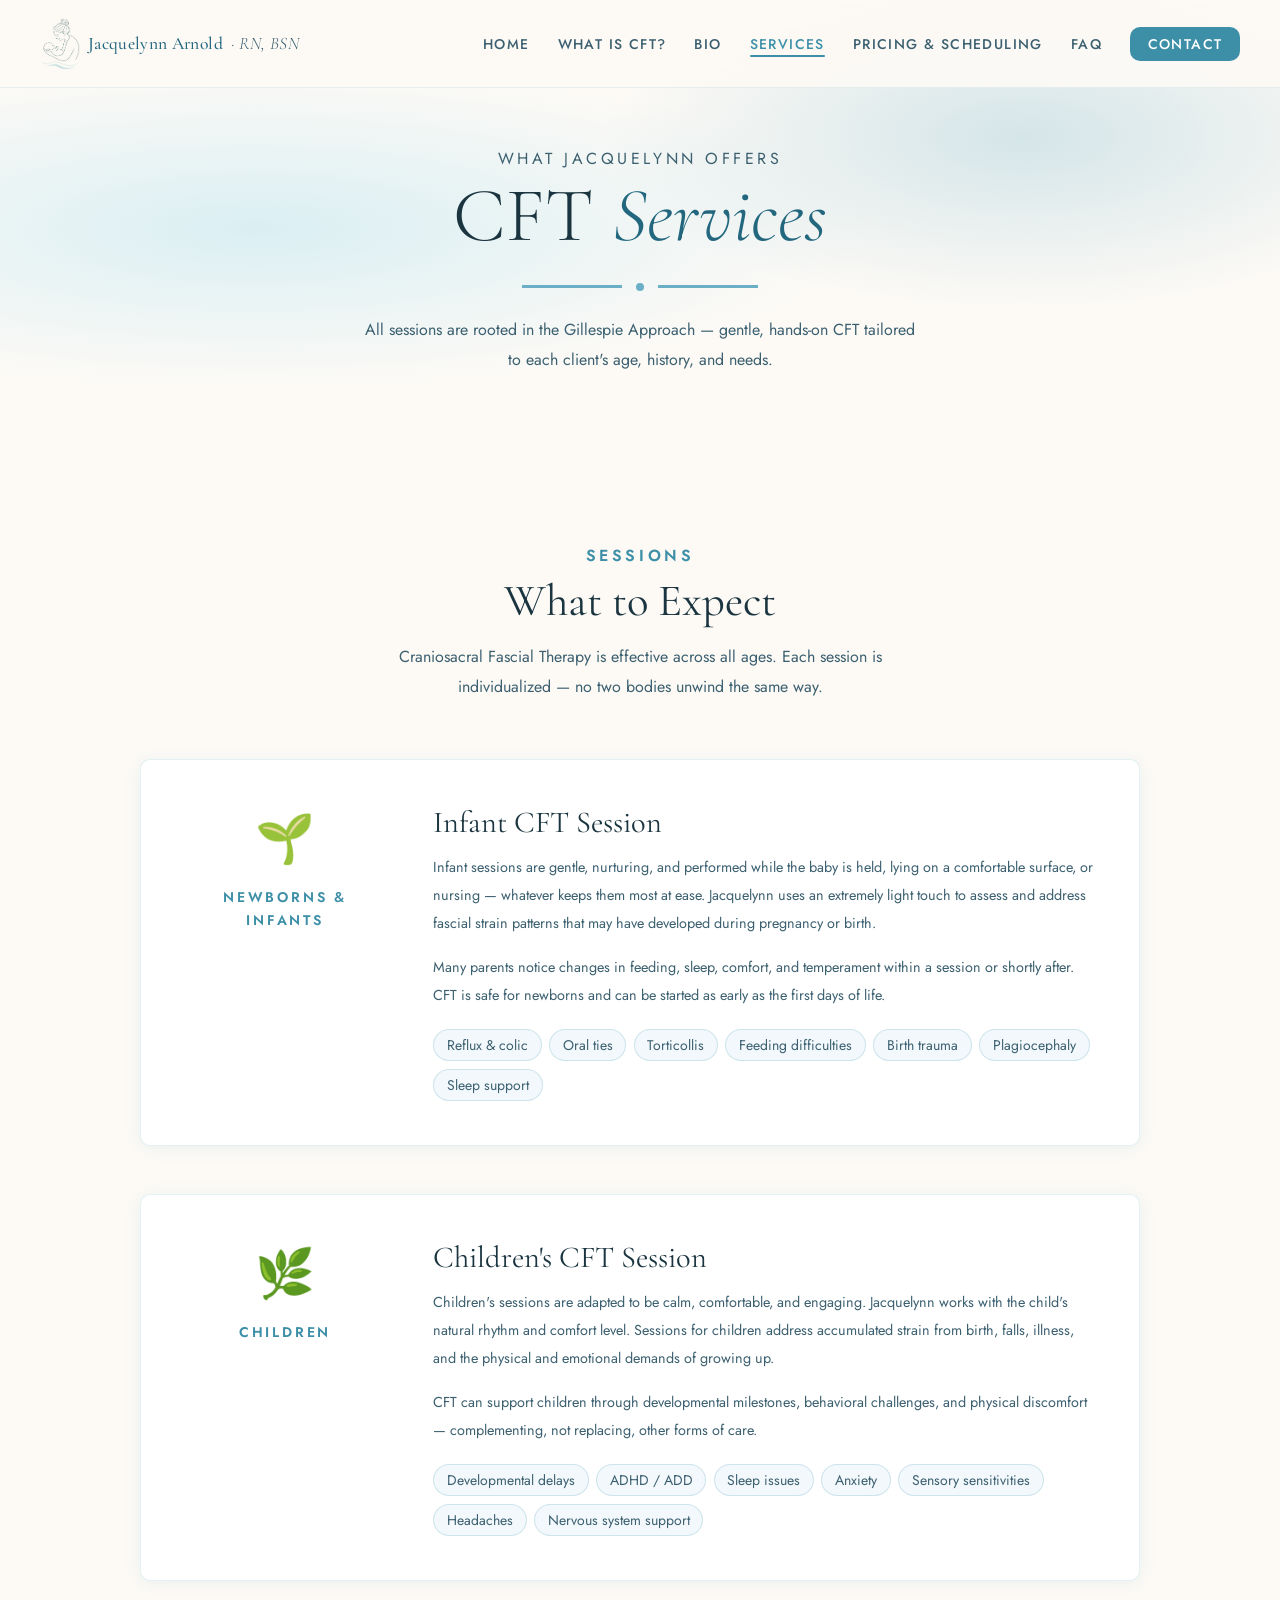
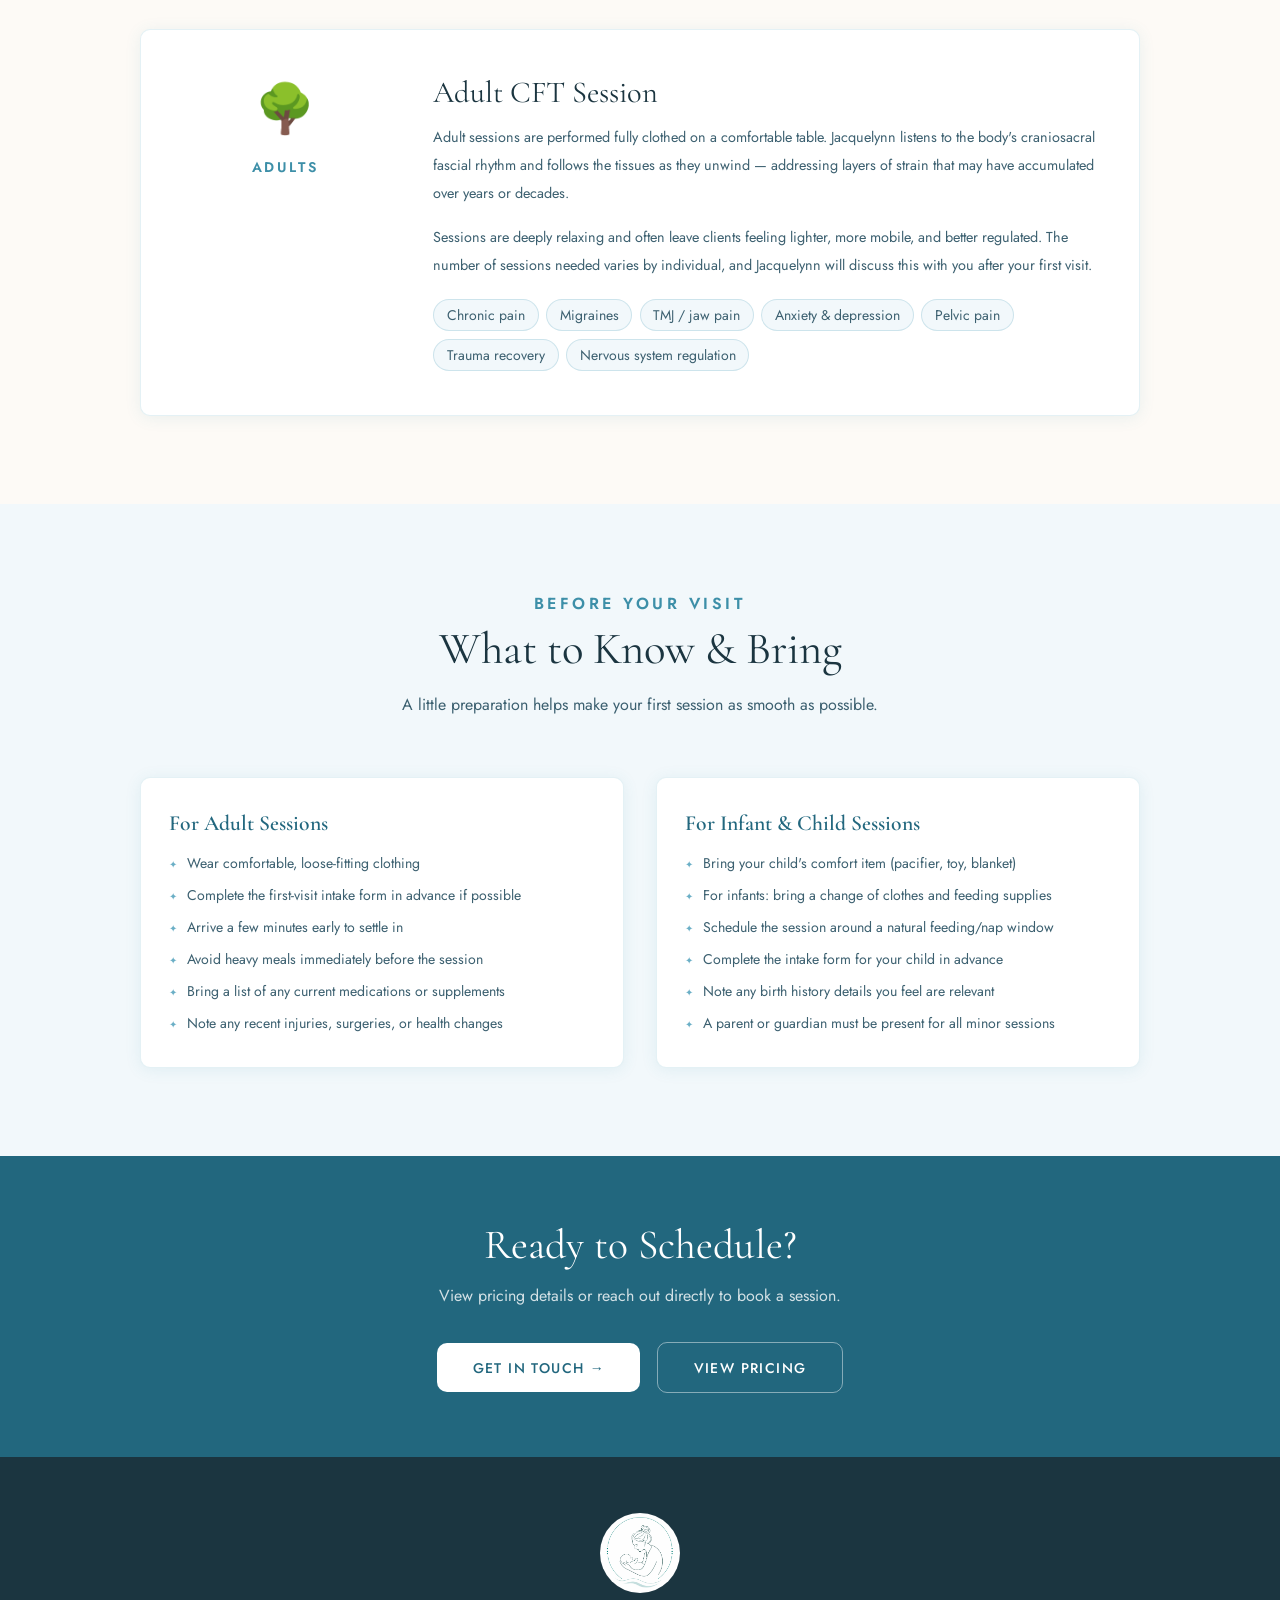
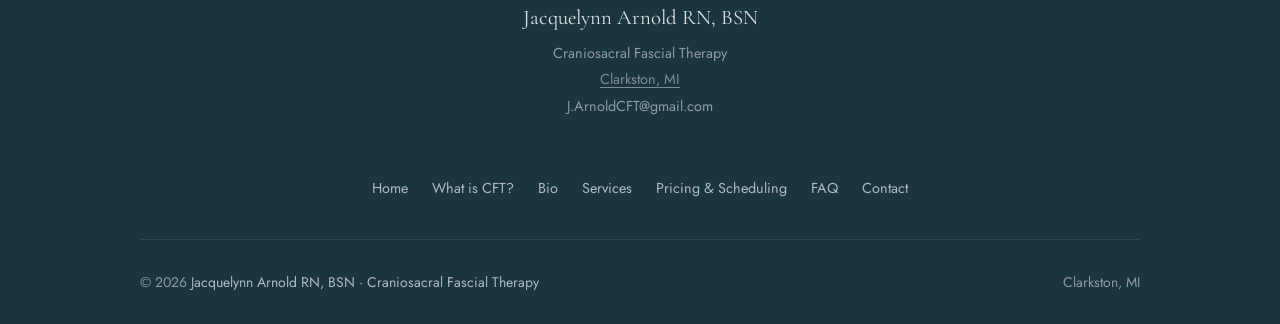
<file: pages/services.html>
<!DOCTYPE html>
<html lang="en">
<head>
  <!-- Google tag (gtag.js) -->
  <script async src="https://www.googletagmanager.com/gtag/js?id=G-5D45E03QPW"></script>
  <script>
    window.dataLayer = window.dataLayer || [];
    function gtag(){dataLayer.push(arguments);}
    gtag('js', new Date());

    gtag('config', 'G-5D45E03QPW');
  </script>
  <meta charset="UTF-8">
  <meta name="viewport" content="width=device-width, initial-scale=1.0">
  <meta name="description" content="CFT sessions for infants, children, and adults in Clarkston, MI. Jacquelynn Arnold offers Craniosacral Fascial Therapy for colic, oral ties, chronic pain, migraines, and more.">
  <link rel="canonical" href="https://www.jarnoldcft.com/pages/services.html">
  <!-- Open Graph -->
  <meta property="og:type" content="website">
  <meta property="og:site_name" content="Jacquelynn Arnold CFT">
  <meta property="og:url" content="https://www.jarnoldcft.com/pages/services.html">
  <meta property="og:title" content="CFT Services for Infants, Children & Adults | Clarkston, MI">
  <meta property="og:description" content="CFT sessions for infants, children, and adults in Clarkston, MI. Jacquelynn Arnold offers Craniosacral Fascial Therapy for colic, oral ties, chronic pain, migraines, and more.">
  <meta property="og:image" content="https://www.jarnoldcft.com/images/social-card.jpg">
  <meta property="og:image:width" content="1200">
  <meta property="og:image:height" content="630">
  <!-- Twitter Card -->
  <meta name="twitter:card" content="summary_large_image">
  <meta name="twitter:title" content="CFT Services for Infants, Children & Adults | Clarkston, MI">
  <meta name="twitter:description" content="CFT sessions for infants, children, and adults in Clarkston, MI. Jacquelynn Arnold offers Craniosacral Fascial Therapy for colic, oral ties, chronic pain, migraines, and more.">
  <meta name="twitter:image" content="https://www.jarnoldcft.com/images/social-card.jpg">
  <link rel="icon" href="data:image/svg+xml,%3Csvg xmlns='http://www.w3.org/2000/svg' viewBox='0 0 32 32'%3E%3Crect width='32' height='32' rx='6' fill='%233D8FA8'/%3E%3Ctext x='16' y='24' text-anchor='middle' font-family='serif' font-size='22' fill='white'%3EJ%3C/text%3E%3C/svg%3E">
  <title>CFT Services for Infants, Children & Adults | Clarkston, MI</title>
  <link href="https://fonts.googleapis.com/css2?family=Cormorant+Garamond:ital,wght@0,300;0,400;0,500;0,600;1,300;1,400;1,500&family=Jost:wght@300;400;500;600&display=swap" rel="stylesheet">
  <link rel="stylesheet" href="../styles.css">
  <style>
    /* Page-specific styles only — shared styles are in ../styles.css */

    /* ── Service Cards ── */
    .service-cards { display:flex; flex-direction:column; gap:3rem; }
    .service-card {
      display:grid; grid-template-columns:200px 1fr; gap:3rem;
      background:white; border:1px solid rgba(107,175,198,0.18);
      border-radius:var(--radius); padding:2.75rem; box-shadow:var(--shadow-sm);
      align-items:start; transition:box-shadow 0.3s ease;
    }
    .service-card { cursor:pointer; }
    .service-card:hover { box-shadow:var(--shadow-md); }
    .service-card-icon-col { text-align:center; }
    .service-icon { font-size:3rem; margin-bottom:0.75rem; display:block; }
    .service-label { font-size:0.875rem; font-weight:600; letter-spacing:0.2em; text-transform:uppercase; color:var(--teal-deep); }
    .service-card h2 { font-family:'Cormorant Garamond',serif; font-size:1.9rem; font-weight:400; color:var(--text-dark); margin-bottom:0.75rem; }
    .service-card p  { font-size:0.9rem; line-height:1.95; color:var(--text-mid); margin-bottom:1rem; }
    .service-card p:last-of-type { margin-bottom:0; }
    .service-tags { display:flex; flex-wrap:wrap; gap:0.45rem; margin-top:1.25rem; }
    .service-tag {
      background:var(--off-white); border:1px solid rgba(107,175,198,0.28);
      color:var(--text-mid); padding:0.32rem 0.8rem; border-radius:100px;
      font-size:0.875rem; font-weight:400;
    }

    /* ── What to Bring ── */
    .prep-grid { display:grid; grid-template-columns:1fr 1fr; gap:2rem; }
    .prep-card {
      background:white; border:1px solid rgba(107,175,198,0.18);
      border-radius:var(--radius); padding:2rem 1.75rem; box-shadow:var(--shadow-sm);
    }
    .prep-card h3 { font-family:'Cormorant Garamond',serif; font-size:1.35rem; font-weight:600; color:var(--teal-dark); margin-bottom:1rem; }
    .prep-card ul { list-style:none; display:flex; flex-direction:column; gap:0.6rem; }
    .prep-card ul li { font-size:0.88rem; color:var(--text-mid); line-height:1.6; display:flex; align-items:baseline; gap:0.65rem; }
    .prep-card ul li::before { content:'✦'; color:var(--teal-mid); font-size:0.6rem; flex-shrink:0; }

    /* ── FAQ ── */
    .faq { display:flex; flex-direction:column; gap:0; }
    .faq-item { border-bottom:1px solid rgba(107,175,198,0.15); }
    .faq-item:first-child { border-top:1px solid rgba(107,175,198,0.15); }
    .faq-q {
      width:100%; background:none; border:none; text-align:left;
      padding:1.25rem 0; display:flex; justify-content:space-between; align-items:center;
      cursor:pointer; font-family:'Cormorant Garamond',serif; font-size:1.2rem;
      font-weight:500; color:var(--text-dark); transition:color 0.25s ease;
    }
    .faq-q:hover { color:var(--teal-deep); }
    .faq-icon { font-size:1.2rem; color:var(--teal-mid); transition:transform 0.3s ease; flex-shrink:0; margin-left:1rem; }
    .faq-item.open .faq-icon { transform:rotate(45deg); }
    .faq-a { max-height:0; overflow:hidden; transition:max-height 0.4s ease, padding 0.3s ease; }
    .faq-a p { font-size:0.9rem; line-height:1.9; color:var(--text-mid); padding-bottom:1.25rem; }
    .faq-item.open .faq-a { max-height:400px; }

    /* .cta-banner, .btn-white, .btn-outline-white, footer, @keyframes are in ../styles.css */

    /* ── Page-specific responsive ── */
    @media(max-width:960px) {
      .service-card { grid-template-columns:1fr; gap:1.5rem; }
      .service-card-icon-col { display:flex; align-items:center; gap:1rem; text-align:left; }
      .service-icon { margin-bottom:0; font-size:2rem; }
      .prep-grid { grid-template-columns:1fr; }
    }
    @media(max-width:640px) {
      .service-card { padding:2rem 1.5rem; }
    }
  </style>
</head>
<body>

  <a href="#main-content" class="skip-link">Skip to main content</a>

  <nav id="navbar">
    <a href="../index.html" class="nav-brand"><img src="../images/Logo_transparent.png" alt="Jacquelynn Arnold CFT logo" height="52">Jacquelynn Arnold <span>· RN, BSN</span></a>
    <ul class="nav-links" id="nav-links">
      <li><a href="../index.html">Home</a></li>
      <li><a href="what-is-cft.html">What is CFT?</a></li>
      <li><a href="bio.html">Bio</a></li>
      <li><a href="services.html">Services</a></li>
      <li><a href="pricing.html">Pricing &amp; Scheduling</a></li>
      <li><a href="faq.html">FAQ</a></li>
      <li><a href="../index.html#contact" class="nav-cta">Contact</a></li>
    </ul>
    <button class="nav-toggle" id="nav-toggle" aria-label="Open menu" aria-expanded="false" aria-controls="nav-links">
      <span></span><span></span><span></span>
    </button>
  </nav>

  <header class="page-header" id="main-content">
    <p class="page-header-label">What Jacquelynn Offers</p>
    <h1>CFT <em>Services</em></h1>
    <div class="header-divider">
      <div class="header-divider-line"></div>
      <div class="header-divider-dot"></div>
      <div class="header-divider-line"></div>
    </div>
    <p>
      All sessions are rooted in the Gillespie Approach — gentle, hands-on CFT
      tailored to each client's age, history, and needs.
    </p>
  </header>

  <!-- Service offerings -->
  <section class="section" id="offerings">
    <div class="section-inner">
      <p class="section-label reveal">Sessions</p>
      <h2 class="section-title reveal">What to Expect</h2>
      <p class="section-intro reveal">
        Craniosacral Fascial Therapy is effective across all ages. Each session is
        individualized — no two bodies unwind the same way.
      </p>

      <div class="service-cards">

        <!-- Infants -->
        <div class="service-card reveal">
          <div class="service-card-icon-col">
            <span class="service-icon">🌱</span>
            <span class="service-label">Newborns &amp; Infants</span>
          </div>
          <div>
            <h2>Infant CFT Session</h2>
            <p>
              Infant sessions are gentle, nurturing, and performed while the baby is held,
              lying on a comfortable surface, or nursing — whatever keeps them most at ease.
              Jacquelynn uses an extremely light touch to assess and address fascial strain
              patterns that may have developed during pregnancy or birth.
            </p>
            <p>
              Many parents notice changes in feeding, sleep, comfort, and temperament
              within a session or shortly after. CFT is safe for newborns and can be
              started as early as the first days of life.
            </p>
            <div class="service-tags">
              <span class="service-tag">Reflux &amp; colic</span>
              <span class="service-tag">Oral ties</span>
              <span class="service-tag">Torticollis</span>
              <span class="service-tag">Feeding difficulties</span>
              <span class="service-tag">Birth trauma</span>
              <span class="service-tag">Plagiocephaly</span>
              <span class="service-tag">Sleep support</span>
            </div>
          </div>
        </div>

        <!-- Children -->
        <div class="service-card reveal">
          <div class="service-card-icon-col">
            <span class="service-icon">🌿</span>
            <span class="service-label">Children</span>
          </div>
          <div>
            <h2>Children's CFT Session</h2>
            <p>
              Children's sessions are adapted to be calm, comfortable, and engaging.
              Jacquelynn works with the child's natural rhythm and comfort level.
              Sessions for children address accumulated strain from birth, falls, illness,
              and the physical and emotional demands of growing up.
            </p>
            <p>
              CFT can support children through developmental milestones, behavioral
              challenges, and physical discomfort — complementing, not replacing,
              other forms of care.
            </p>
            <div class="service-tags">
              <span class="service-tag">Developmental delays</span>
              <span class="service-tag">ADHD / ADD</span>
              <span class="service-tag">Sleep issues</span>
              <span class="service-tag">Anxiety</span>
              <span class="service-tag">Sensory sensitivities</span>
              <span class="service-tag">Headaches</span>
              <span class="service-tag">Nervous system support</span>
            </div>
          </div>
        </div>

        <!-- Adults -->
        <div class="service-card reveal">
          <div class="service-card-icon-col">
            <span class="service-icon">🌳</span>
            <span class="service-label">Adults</span>
          </div>
          <div>
            <h2>Adult CFT Session</h2>
            <p>
              Adult sessions are performed fully clothed on a comfortable table.
              Jacquelynn listens to the body's craniosacral fascial rhythm and follows
              the tissues as they unwind — addressing layers of strain that may have
              accumulated over years or decades.
            </p>
            <p>
              Sessions are deeply relaxing and often leave clients feeling lighter,
              more mobile, and better regulated. The number of sessions needed varies
              by individual, and Jacquelynn will discuss this with you after your first visit.
            </p>
            <div class="service-tags">
              <span class="service-tag">Chronic pain</span>
              <span class="service-tag">Migraines</span>
              <span class="service-tag">TMJ / jaw pain</span>
              <span class="service-tag">Anxiety &amp; depression</span>
              <span class="service-tag">Pelvic pain</span>
              <span class="service-tag">Trauma recovery</span>
              <span class="service-tag">Nervous system regulation</span>
            </div>
          </div>
        </div>

      </div>
    </div>
  </section>

  <!-- Preparation -->
  <section class="section section-alt" id="prepare">
    <div class="section-inner">
      <p class="section-label reveal">Before Your Visit</p>
      <h2 class="section-title reveal">What to Know &amp; Bring</h2>
      <p class="section-intro reveal">
        A little preparation helps make your first session as smooth as possible.
      </p>
      <div class="prep-grid">
        <div class="prep-card reveal">
          <h3>For Adult Sessions</h3>
          <ul>
            <li>Wear comfortable, loose-fitting clothing</li>
            <li>Complete the first-visit intake form in advance if possible</li>
            <li>Arrive a few minutes early to settle in</li>
            <li>Avoid heavy meals immediately before the session</li>
            <li>Bring a list of any current medications or supplements</li>
            <li>Note any recent injuries, surgeries, or health changes</li>
          </ul>
        </div>
        <div class="prep-card reveal">
          <h3>For Infant &amp; Child Sessions</h3>
          <ul>
            <li>Bring your child's comfort item (pacifier, toy, blanket)</li>
            <li>For infants: bring a change of clothes and feeding supplies</li>
            <li>Schedule the session around a natural feeding/nap window</li>
            <li>Complete the intake form for your child in advance</li>
            <li>Note any birth history details you feel are relevant</li>
            <li>A parent or guardian must be present for all minor sessions</li>
          </ul>
        </div>
      </div>
    </div>
  </section>

  <!-- CTA -->
  <div class="cta-banner">
    <h2>Ready to Schedule?</h2>
    <p>View pricing details or reach out directly to book a session.</p>
    <a href="../index.html#contact" class="btn-white">Get In Touch &rarr;</a>
    <a href="pricing.html" class="btn-outline-white">View Pricing</a>
  </div>

  <!-- Footer -->
  <footer>
    <div class="footer-inner">
      <div class="footer-top">
        <div class="footer-brand">
          <img src="../images/Logo_circle-dots.png" alt="Jacquelynn Arnold CFT" height="60" width="60">
          <h3>Jacquelynn Arnold RN, BSN</h3>
          <p>Craniosacral Fascial Therapy<br><a href="https://maps.google.com/?q=Clarkston,Michigan" target="_blank" rel="noopener noreferrer" style="color:inherit;text-decoration:underline;text-underline-offset:3px;opacity:0.85;">Clarkston, MI</a><br>J.ArnoldCFT@gmail.com</p>
        </div>
      </div>
      <div class="footer-col">
        <h4>Navigation</h4>
        <ul>
          <li><a href="../index.html">Home</a></li>
          <li><a href="what-is-cft.html">What is CFT?</a></li>
          <li><a href="bio.html">Bio</a></li>
          <li><a href="services.html">Services</a></li>
          <li><a href="pricing.html">Pricing &amp; Scheduling</a></li>
          <li><a href="faq.html">FAQ</a></li>
          <li><a href="../index.html#contact">Contact</a></li>
        </ul>
      </div>
    </div>
    <div class="footer-bottom">
      <span>&copy; <span id="yr"></span> <strong>Jacquelynn Arnold RN, BSN · Craniosacral Fascial Therapy</strong></span>
      <span>Clarkston, MI</span>
    </div>
  </footer>

  <script src="../main.js" defer></script>
  <script>
    // FAQ accordion (page-specific)
    document.addEventListener('DOMContentLoaded', function() {
      document.querySelectorAll('.faq-q').forEach(function(btn) {
        btn.addEventListener('click', function() {
          var item = btn.parentElement;
          var isOpen = item.classList.contains('open');
          document.querySelectorAll('.faq-item').forEach(function(i) { i.classList.remove('open'); });
          if (!isOpen) item.classList.add('open');
        });
      });
    });
  </script>
</body>
</html>
</file>
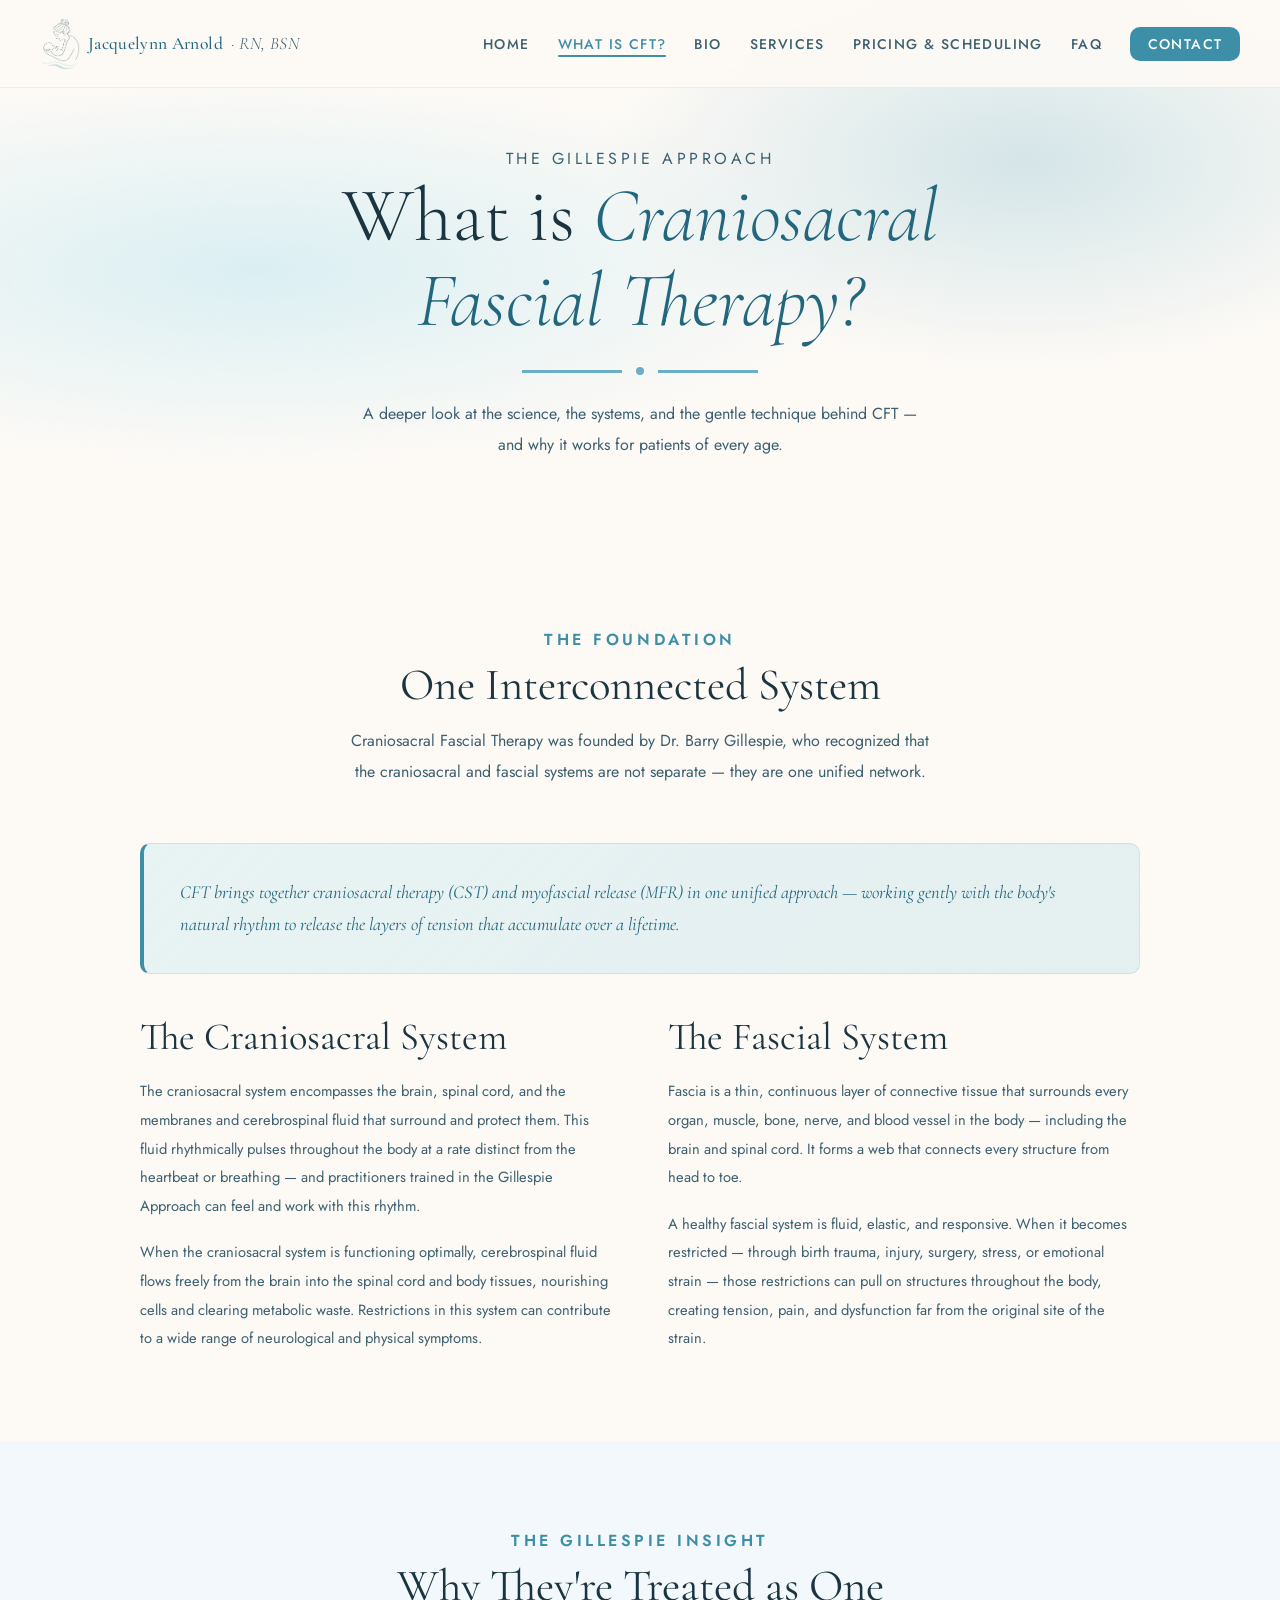
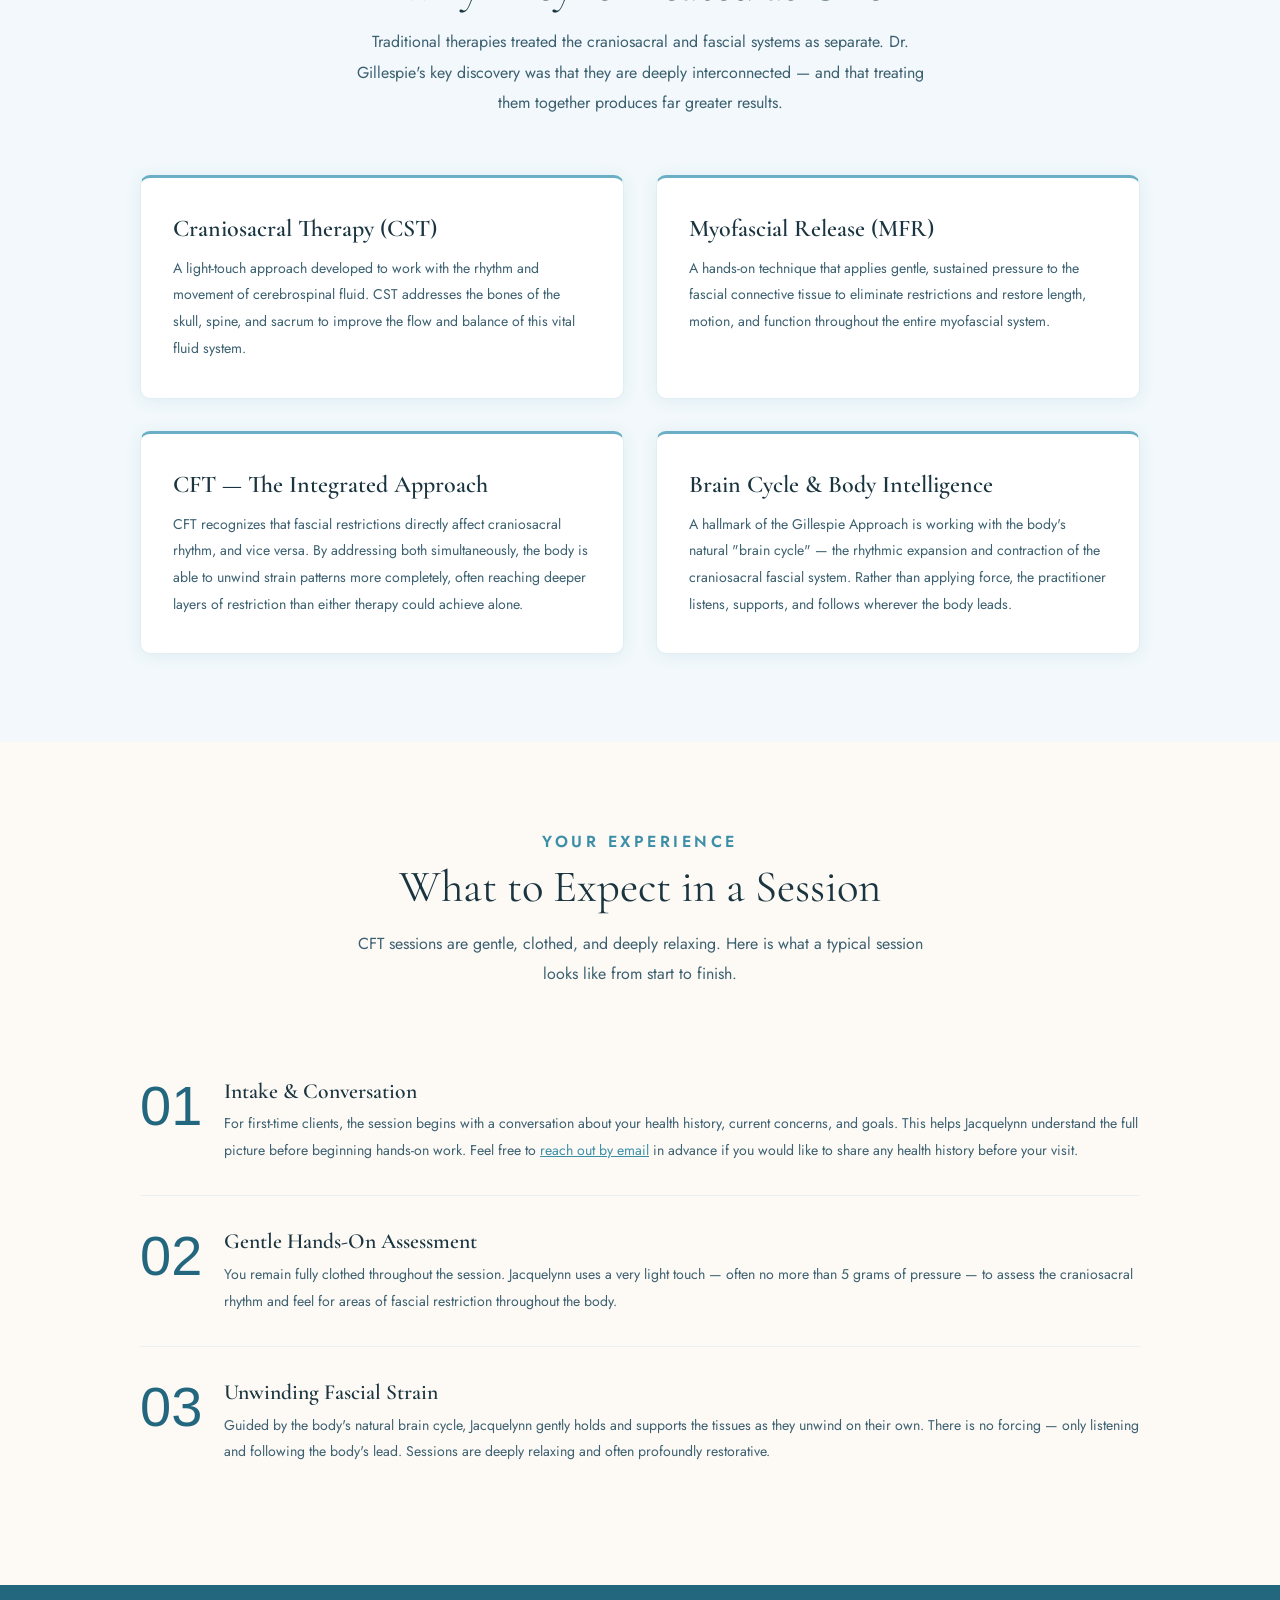
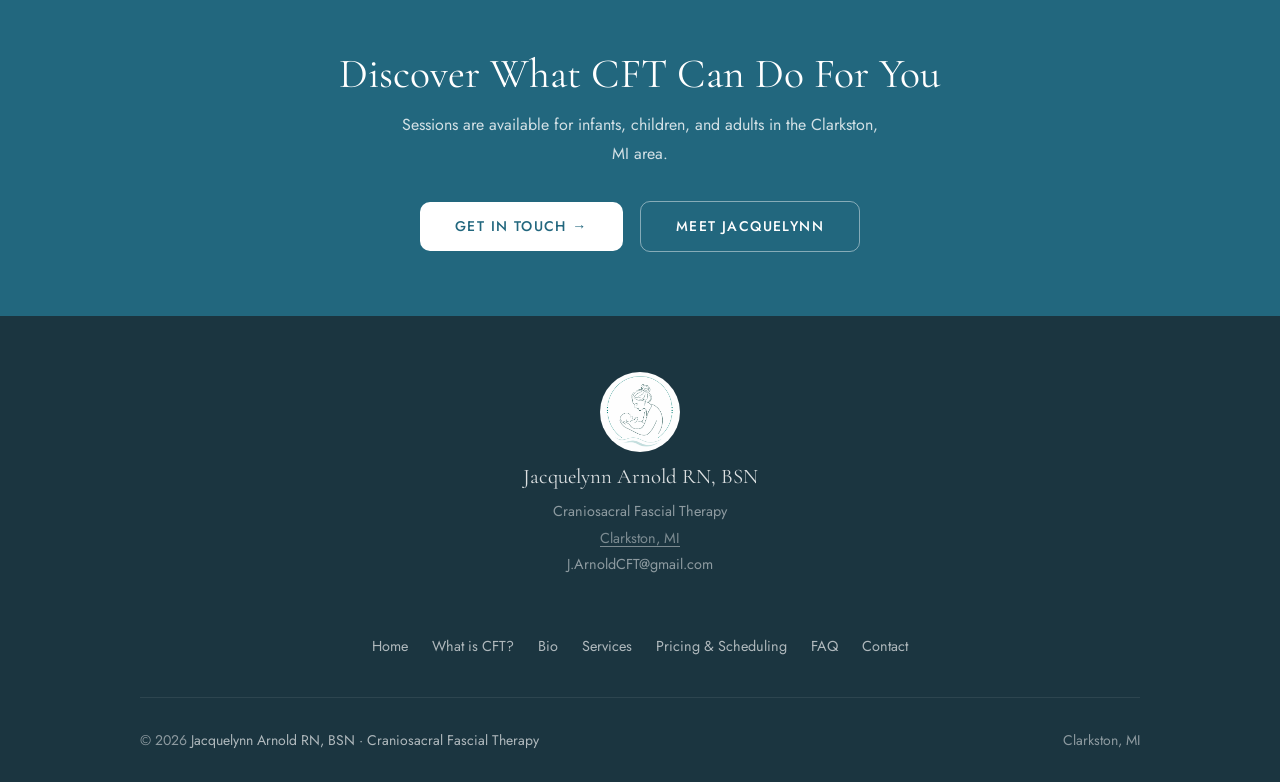
<file: pages/what-is-cft.html>
<!DOCTYPE html>
<html lang="en">
<head>
  <!-- Google tag (gtag.js) -->
  <script async src="https://www.googletagmanager.com/gtag/js?id=G-5D45E03QPW"></script>
  <script>
    window.dataLayer = window.dataLayer || [];
    function gtag(){dataLayer.push(arguments);}
    gtag('js', new Date());

    gtag('config', 'G-5D45E03QPW');
  </script>
  <meta charset="UTF-8">
  <meta name="viewport" content="width=device-width, initial-scale=1.0">
  <meta name="description" content="Learn what Craniosacral Fascial Therapy (CFT) is, how it works, and what to expect in a session with Jacquelynn Arnold, RN, BSN in Clarkston, Michigan.">
  <link rel="canonical" href="https://www.jarnoldcft.com/pages/what-is-cft.html">
  <!-- Open Graph -->
  <meta property="og:type" content="website">
  <meta property="og:site_name" content="Jacquelynn Arnold CFT">
  <meta property="og:url" content="https://www.jarnoldcft.com/pages/what-is-cft.html">
  <meta property="og:title" content="What is Craniosacral Fascial Therapy (CFT)? | Clarkston, MI">
  <meta property="og:description" content="Learn what Craniosacral Fascial Therapy (CFT) is, how it works, and what to expect in a session with Jacquelynn Arnold, RN, BSN in Clarkston, Michigan.">
  <meta property="og:image" content="https://www.jarnoldcft.com/images/social-card.jpg">
  <meta property="og:image:width" content="1200">
  <meta property="og:image:height" content="630">
  <!-- Twitter Card -->
  <meta name="twitter:card" content="summary_large_image">
  <meta name="twitter:title" content="What is Craniosacral Fascial Therapy (CFT)? | Clarkston, MI">
  <meta name="twitter:description" content="Learn what Craniosacral Fascial Therapy (CFT) is, how it works, and what to expect in a session with Jacquelynn Arnold, RN, BSN in Clarkston, Michigan.">
  <meta name="twitter:image" content="https://www.jarnoldcft.com/images/social-card.jpg">
  <link rel="icon" href="data:image/svg+xml,%3Csvg xmlns='http://www.w3.org/2000/svg' viewBox='0 0 32 32'%3E%3Crect width='32' height='32' rx='6' fill='%233D8FA8'/%3E%3Ctext x='16' y='24' text-anchor='middle' font-family='serif' font-size='22' fill='white'%3EJ%3C/text%3E%3C/svg%3E">
  <title>What is Craniosacral Fascial Therapy (CFT)? | Clarkston, MI</title>
  <link href="https://fonts.googleapis.com/css2?family=Cormorant+Garamond:ital,wght@0,300;0,400;0,500;0,600;1,300;1,400;1,500&family=Jost:wght@300;400;500;600&display=swap" rel="stylesheet">
  <link rel="stylesheet" href="../styles.css">
  <style>
    /* Page-specific styles only — shared styles are in ../styles.css */

    /* ── Prose Content ── */
    .prose h2 {
      font-family:'Cormorant Garamond',serif; font-size:clamp(1.7rem,3vw,2.4rem);
      font-weight:400; color:var(--text-dark); line-height:1.2; margin-bottom:1.1rem;
    }
    .prose h3 {
      font-family:'Cormorant Garamond',serif; font-size:1.4rem;
      font-weight:600; color:var(--teal-dark); margin-bottom:0.6rem; margin-top:2rem;
    }
    .prose p { font-size:0.92rem; line-height:1.95; color:var(--text-mid); margin-bottom:1.1rem; }
    .prose p:last-child { margin-bottom:0; }

    /* ── Definition Cards ── */
    .def-grid { display:grid; grid-template-columns:1fr 1fr; gap:2rem; }
    .def-card {
      background:white; border:1px solid rgba(107,175,198,0.2);
      border-top:3px solid var(--teal-mid);
      border-radius:var(--radius); padding:2.25rem 2rem;
      box-shadow:var(--shadow-sm);
    }
    .def-card h3 { font-family:'Cormorant Garamond',serif; font-size:1.5rem; font-weight:600; color:var(--text-dark); margin-bottom:0.75rem; }
    .def-card p { font-size:0.88rem; line-height:1.9; color:var(--text-mid); }

    /* ── Process Steps ── */
    .steps { display:flex; flex-direction:column; gap:0; }
    .step {
      display:grid; grid-template-columns:60px 1fr; gap:1.5rem;
      padding:2rem 0; border-bottom:1px solid rgba(107,175,198,0.12);
      align-items:start;
    }
    .step:last-child { border-bottom:none; }
    .step-num {
      font-family:'Raleway',sans-serif; font-size:3.5rem; font-weight:500;
      color:var(--teal-dark); line-height:1;
    }
    .step h3 { font-family:'Cormorant Garamond',serif; font-size:1.35rem; font-weight:600; color:var(--text-dark); margin-bottom:0.4rem; }
    .step p  { font-size:0.88rem; line-height:1.9; color:var(--text-mid); }

    /* ── Highlight Block ── */
    .highlight-block {
      background: linear-gradient(135deg, rgba(200,232,240,0.4) 0%, rgba(157,208,224,0.25) 100%);
      border:1px solid rgba(107,175,198,0.22);
      border-left:4px solid var(--teal-deep);
      border-radius:var(--radius);
      padding:2rem 2.25rem;
      margin:2.5rem 0;
    }
    .highlight-block p { font-family:'Cormorant Garamond',serif; font-size:1.15rem; font-style:italic; font-weight:400; color:var(--teal-dark); line-height:1.75; margin:0; }

    /* ── Two-column text ── */
    .two-col { display:grid; grid-template-columns:1fr 1fr; gap:3.5rem; align-items:start; }
    .two-col-alt { background:var(--off-white); }

    /* .cta-banner, .btn-white, .btn-outline-white, footer, @keyframes are in ../styles.css */

    /* ── Page-specific responsive ── */
    @media(max-width:960px) {
      .def-grid { grid-template-columns:1fr; }
      .two-col  { grid-template-columns:1fr; gap:2rem; }
    }
    @media(max-width:640px) {
      .step { grid-template-columns:45px 1fr; gap:1rem; }
    }
  </style>
</head>
<body>

  <a href="#main-content" class="skip-link">Skip to main content</a>

  <nav id="navbar">
    <a href="../index.html" class="nav-brand"><img src="../images/Logo_transparent.png" alt="Jacquelynn Arnold CFT logo" height="52">Jacquelynn Arnold <span>· RN, BSN</span></a>
    <ul class="nav-links" id="nav-links">
      <li><a href="../index.html">Home</a></li>
      <li><a href="what-is-cft.html">What is CFT?</a></li>
      <li><a href="bio.html">Bio</a></li>
      <li><a href="services.html">Services</a></li>
      <li><a href="pricing.html">Pricing &amp; Scheduling</a></li>
      <li><a href="faq.html">FAQ</a></li>
      <li><a href="../index.html#contact" class="nav-cta">Contact</a></li>
    </ul>
    <button class="nav-toggle" id="nav-toggle" aria-label="Open menu" aria-expanded="false" aria-controls="nav-links">
      <span></span><span></span><span></span>
    </button>
  </nav>

  <!-- Page Header -->
  <header class="page-header" id="main-content">
    <p class="page-header-label">The Gillespie Approach</p>
    <h1>What is <em>Craniosacral<br>Fascial Therapy?</em></h1>
    <div class="header-divider">
      <div class="header-divider-line"></div>
      <div class="header-divider-dot"></div>
      <div class="header-divider-line"></div>
    </div>
    <p>
      A deeper look at the science, the systems, and the gentle technique
      behind CFT — and why it works for patients of every age.
    </p>
  </header>

  <!-- Overview -->
  <section class="section" id="overview">
    <div class="section-inner">
      <p class="section-label reveal">The Foundation</p>
      <h2 class="section-title reveal">One Interconnected System</h2>
      <p class="section-intro reveal">
        Craniosacral Fascial Therapy was founded by Dr. Barry Gillespie, who recognized
        that the craniosacral and fascial systems are not separate — they are one unified network.
      </p>

      <div class="highlight-block reveal">
        <p>
          CFT brings together craniosacral therapy (CST) and myofascial release (MFR) in one
          unified approach — working gently with the body's natural rhythm to release the layers
          of tension that accumulate over a lifetime.
        </p>
      </div>

      <div class="two-col reveal">
        <div class="prose">
          <h2>The Craniosacral System</h2>
          <p>
            The craniosacral system encompasses the brain, spinal cord, and the membranes and
            cerebrospinal fluid that surround and protect them. This fluid rhythmically pulses
            throughout the body at a rate distinct from the heartbeat or breathing — and
            practitioners trained in the Gillespie Approach can feel and work with this rhythm.
          </p>
          <p>
            When the craniosacral system is functioning optimally, cerebrospinal fluid flows
            freely from the brain into the spinal cord and body tissues, nourishing cells
            and clearing metabolic waste. Restrictions in this system can contribute to a wide
            range of neurological and physical symptoms.
          </p>
        </div>
        <div class="prose">
          <h2>The Fascial System</h2>
          <p>
            Fascia is a thin, continuous layer of connective tissue that surrounds every organ,
            muscle, bone, nerve, and blood vessel in the body — including the brain and spinal
            cord. It forms a web that connects every structure from head to toe.
          </p>
          <p>
            A healthy fascial system is fluid, elastic, and responsive. When it becomes
            restricted — through birth trauma, injury, surgery, stress, or emotional strain —
            those restrictions can pull on structures throughout the body, creating tension,
            pain, and dysfunction far from the original site of the strain.
          </p>
        </div>
      </div>
    </div>
  </section>

  <!-- Why They're One System -->
  <section class="section two-col-alt" id="one-system">
    <div class="section-inner">
      <p class="section-label reveal">The Gillespie Insight</p>
      <h2 class="section-title reveal">Why They're Treated as One</h2>
      <p class="section-intro reveal">
        Traditional therapies treated the craniosacral and fascial systems as separate.
        Dr. Gillespie's key discovery was that they are deeply interconnected — and that
        treating them together produces far greater results.
      </p>

      <div class="def-grid">
        <div class="def-card reveal">
          <h3>Craniosacral Therapy (CST)</h3>
          <p>
            A light-touch approach developed to work with the rhythm and movement of
            cerebrospinal fluid. CST addresses the bones of the skull, spine, and sacrum
            to improve the flow and balance of this vital fluid system.
          </p>
        </div>
        <div class="def-card reveal">
          <h3>Myofascial Release (MFR)</h3>
          <p>
            A hands-on technique that applies gentle, sustained pressure to the fascial
            connective tissue to eliminate restrictions and restore length, motion, and
            function throughout the entire myofascial system.
          </p>
        </div>
        <div class="def-card reveal">
          <h3>CFT — The Integrated Approach</h3>
          <p>
            CFT recognizes that fascial restrictions directly affect craniosacral rhythm,
            and vice versa. By addressing both simultaneously, the body is able to unwind
            strain patterns more completely, often reaching deeper layers of restriction
            than either therapy could achieve alone.
          </p>
        </div>
        <div class="def-card reveal">
          <h3>Brain Cycle &amp; Body Intelligence</h3>
          <p>
            A hallmark of the Gillespie Approach is working with the body's natural "brain cycle" —
            the rhythmic expansion and contraction of the craniosacral fascial system. Rather than
            applying force, the practitioner listens, supports, and follows wherever the body leads.
          </p>
        </div>
      </div>
    </div>
  </section>

  <!-- What to Expect -->
  <section class="section" id="session">
    <div class="section-inner">
      <p class="section-label reveal">Your Experience</p>
      <h2 class="section-title reveal">What to Expect in a Session</h2>
      <p class="section-intro reveal">
        CFT sessions are gentle, clothed, and deeply relaxing. Here is what a
        typical session looks like from start to finish.
      </p>

      <div class="steps">
        <div class="step reveal">
          <div class="step-num">01</div>
          <div>
            <h3>Intake &amp; Conversation</h3>
            <p>
              For first-time clients, the session begins with a conversation about your health
              history, current concerns, and goals. This helps Jacquelynn understand the full
              picture before beginning hands-on work. Feel free to <a href="mailto:J.ArnoldCFT@gmail.com" style="color:var(--teal-deep);">reach out by email</a> in advance if you would like to share any health history before your visit.
            </p>
          </div>
        </div>
        <div class="step reveal">
          <div class="step-num">02</div>
          <div>
            <h3>Gentle Hands-On Assessment</h3>
            <p>
              You remain fully clothed throughout the session. Jacquelynn uses a very light
              touch — often no more than 5 grams of pressure — to assess the craniosacral
              rhythm and feel for areas of fascial restriction throughout the body.
            </p>
          </div>
        </div>
        <div class="step reveal">
          <div class="step-num">03</div>
          <div>
            <h3>Unwinding Fascial Strain</h3>
            <p>
              Guided by the body's natural brain cycle, Jacquelynn gently holds and supports
              the tissues as they unwind on their own. There is no forcing — only listening
              and following the body's lead. Sessions are deeply relaxing and often
              profoundly restorative.
            </p>
          </div>
        </div>
      </div>
    </div>
  </section>

  <!-- CTA -->
  <div class="cta-banner">
    <h2>Discover What CFT Can Do For You</h2>
    <p>Sessions are available for infants, children, and adults in the Clarkston, MI area.</p>
    <a href="../index.html#contact" class="btn-white">Get In Touch &rarr;</a>
    <a href="bio.html" class="btn-outline-white">Meet Jacquelynn</a>
  </div>

  <!-- Footer -->
  <footer>
    <div class="footer-inner">
      <div class="footer-top">
        <div class="footer-brand">
          <img src="../images/Logo_circle-dots.png" alt="Jacquelynn Arnold CFT" height="60" width="60">
          <h3>Jacquelynn Arnold RN, BSN</h3>
          <p>Craniosacral Fascial Therapy<br><a href="https://maps.google.com/?q=Clarkston,Michigan" target="_blank" rel="noopener noreferrer" style="color:inherit;text-decoration:underline;text-underline-offset:3px;opacity:0.85;">Clarkston, MI</a><br>J.ArnoldCFT@gmail.com</p>
        </div>
      </div>
      <div class="footer-col">
        <h4>Navigation</h4>
        <ul>
          <li><a href="../index.html">Home</a></li>
          <li><a href="what-is-cft.html">What is CFT?</a></li>
          <li><a href="bio.html">Bio</a></li>
          <li><a href="services.html">Services</a></li>
          <li><a href="pricing.html">Pricing &amp; Scheduling</a></li>
          <li><a href="faq.html">FAQ</a></li>
          <li><a href="../index.html#contact">Contact</a></li>
        </ul>
      </div>
    </div>
    <div class="footer-bottom">
      <span>&copy; <span id="yr"></span> <strong>Jacquelynn Arnold RN, BSN · Craniosacral Fascial Therapy</strong></span>
      <span>Clarkston, MI</span>
    </div>
  </footer>

  <script src="../main.js" defer></script>
</body>
</html>
</file>
<file: styles.css>
/* =================================================================
   SHARED STYLESHEET — Jacquelynn Arnold · Craniosacral Fascial Therapy
   All pages link to this file.
   Page-specific styles remain in each HTML file's <style> block.
   ================================================================= */


/* ── CSS Custom Properties ───────────────────────────────────────
   To change a color site-wide, edit it here.
   ---------------------------------------------------------------- */
:root {
  --teal-pale:   #C8E8F0;   /* lightest teal — backgrounds, hover states */
  --teal-light:  #9DD0E0;   /* light teal — accents, gradients */
  --teal-mid:    #6BAFC6;   /* mid teal — borders, dividers */
  --teal-deep:   #3D8FA8;   /* main action color — buttons, links */
  --teal-dark:   #22677E;   /* dark teal — headings, strong accents */
  --cream:       #FDFAF6;   /* warm off-white — main background */
  --off-white:   #F2F8FB;   /* cool off-white — alternate sections */
  --text-dark:   #1B3540;   /* near-black — headings */
  --text-mid:    #3C6070;   /* medium — body copy */
  --text-light:  #4A6B78;   /* light — captions, labels — darkened for WCAG AA (≥4.5:1 on cream) */
  --shadow-sm:   0 2px 16px rgba(61, 143, 168, 0.10);
  --shadow-md:   0 6px 32px rgba(61, 143, 168, 0.14);
  --shadow-lg:   0 16px 56px rgba(61, 143, 168, 0.18);
  --radius:      10px;
}


/* ── Reset & Base ────────────────────────────────────────────── */
*, *::before, *::after {
  margin: 0;
  padding: 0;
  box-sizing: border-box;
}

html { scroll-behavior: smooth; }

body {
  font-family: 'Jost', sans-serif;
  font-weight: 400;          /* Updated: was 300 — better readability */
  color: var(--text-dark);
  background: var(--cream);
  overflow-x: hidden;
}


/* ── Navigation ──────────────────────────────────────────────── */
nav {
  position: fixed;
  top: 0; left: 0; right: 0;
  z-index: 200;
  display: flex;
  justify-content: space-between;
  align-items: center;
  padding: 1.1rem 2.5rem;
  background: rgba(253, 250, 246, 0.90);
  backdrop-filter: blur(16px);
  -webkit-backdrop-filter: blur(16px);
  border-bottom: 1px solid rgba(107, 175, 198, 0.15);
  transition: box-shadow 0.3s ease, padding 0.3s ease;
}

nav.scrolled {
  box-shadow: var(--shadow-sm);
  padding-top: 0.75rem;
  padding-bottom: 0.75rem;
}

.nav-brand {
  font-family: 'Cormorant Garamond', serif;
  font-size: 1.1rem;
  font-weight: 500;
  color: var(--teal-dark);
  letter-spacing: 0.02em;
  text-decoration: none;
  white-space: nowrap;
  display: flex;
  align-items: center;
  gap: 0.5rem;
}

.nav-brand img {
  height: 52px;
  width: auto;
  display: block;
  flex-shrink: 0;
  max-height: 52px;
}

.nav-brand span {
  font-weight: 300;
  font-style: italic;
  color: var(--text-mid);
}

.nav-links {
  display: flex;
  gap: 1.75rem;
  list-style: none;
  align-items: center;
}

.nav-links a {
  text-decoration: none;
  font-size: 0.875rem;       /* Updated: was 0.72rem — improved readability */
  font-weight: 500;
  letter-spacing: 0.10em;
  text-transform: uppercase;
  color: var(--text-mid);
  transition: color 0.25s ease;
  white-space: nowrap;
}

.nav-links a:hover,
.nav-links a.active {
  color: var(--teal-deep);
}

/* Underline indicator for active nav link */
.nav-links a.active {
  position: relative;
}
.nav-links a.active::after {
  content: '';
  position: absolute;
  bottom: -3px;
  left: 0; right: 0;
  height: 2px;
  background: var(--teal-deep);
  border-radius: 1px;
}

.nav-cta {
  background: var(--teal-deep) !important;
  color: white !important;
  padding: 0.45rem 1.1rem !important;
  border-radius: var(--radius);
  transition: background 0.25s ease !important;
}
.nav-cta:hover { background: var(--teal-dark) !important; }
/* Don't show underline on the CTA button */
.nav-cta.active::after { display: none; }

/* Hamburger button — hidden on desktop */
.nav-toggle {
  display: none;
  flex-direction: column;
  gap: 5px;
  cursor: pointer;
  background: none;
  border: none;
  padding: 10px;                 /* Updated: was 4px — ensures 44x44px touch target */
  min-width: 44px;
  min-height: 44px;
  align-items: center;
  justify-content: center;
}
.nav-toggle span {
  display: block;
  width: 24px;
  height: 2px;
  background: var(--teal-dark);
  border-radius: 2px;
  transition: all 0.3s ease;
}
.nav-toggle.active span:nth-child(1) { transform: translateY(7px) rotate(45deg); }
.nav-toggle.active span:nth-child(2) { opacity: 0; }
.nav-toggle.active span:nth-child(3) { transform: translateY(-7px) rotate(-45deg); }


/* ── Page Header (inner pages only) ─────────────────────────── */
.page-header {
  padding: 9rem 2rem 5rem;
  text-align: center;
  position: relative;
  overflow: hidden;
  background:
    radial-gradient(ellipse 80% 60% at 20% 50%, rgba(184, 228, 240, 0.5) 0%, transparent 60%),
    radial-gradient(ellipse 60% 70% at 80% 30%, rgba(107, 175, 198, 0.28) 0%, transparent 55%),
    var(--cream);
}

.page-header-label {
  font-size: 1rem;           /* Updated: was 0.7rem */
  font-weight: 600;
  letter-spacing: 0.22em;
  text-transform: uppercase;
  color: var(--teal-deep);
  margin-bottom: 0.75rem;
  opacity: 0;
  animation: fadeUp 0.8s ease 0.2s forwards;
}

.page-header h1 {
  font-family: 'Cormorant Garamond', serif;
  font-size: clamp(2.6rem, 6vw, 4.8rem);
  font-weight: 300;
  line-height: 1.1;
  color: var(--text-dark);
  margin-bottom: 1.25rem;
  opacity: 0;
  animation: fadeUp 0.8s ease 0.35s forwards;
}

.page-header h1 em {
  font-style: italic;
  color: var(--teal-dark);
}

.page-header p {
  font-size: 1rem;
  font-weight: 400;
  color: var(--text-mid);
  line-height: 1.9;
  max-width: 560px;
  margin: 0 auto;
  opacity: 0;
  animation: fadeUp 0.8s ease 0.5s forwards;
}

.header-divider {
  display: flex;
  align-items: center;
  justify-content: center;
  gap: 0.85rem;
  margin: 1.5rem 0;
  opacity: 0;
  animation: fadeUp 0.8s ease 0.45s forwards;
}
.header-divider-line { width: 100px; height: 3px; background: var(--teal-mid); }
.header-divider-dot  { width: 8px; height: 8px; border-radius: 50%; background: var(--teal-mid); }


/* ── Shared Section Styles ───────────────────────────────────── */
.section        { padding: 5.5rem 2rem; }
.section-alt    { background: var(--off-white); }

.section-inner  {
  max-width: 1000px;         /* Standardized: was 1100px on homepage, 1000px on subpages */
  margin: 0 auto;
}

.section-label {
  font-size: 1rem;           /* Updated: was 0.68rem — meets 16px readability standard */
  font-weight: 600;
  letter-spacing: 0.22em;
  text-transform: uppercase;
  color: var(--teal-deep);
  text-align: center;
  margin-bottom: 0.5rem;
}

.section-title {
  font-family: 'Cormorant Garamond', serif;
  font-size: clamp(1.9rem, 3.5vw, 2.8rem);
  font-weight: 400;
  text-align: center;
  color: var(--text-dark);
  line-height: 1.2;
  margin-bottom: 0.85rem;
}

.section-intro {
  text-align: center;
  max-width: 580px;
  margin: 0 auto 3.5rem;
  line-height: 1.9;
  color: var(--text-mid);
  font-size: 1rem;               /* Updated: was 0.95rem — base body copy size */
}


/* ── Scroll-Reveal Animation ─────────────────────────────────── */
.reveal {
  opacity: 0;
  transform: translateY(22px);
  transition: opacity 0.7s ease, transform 0.7s ease;
}
.reveal.visible {
  opacity: 1;
  transform: translateY(0);
}


/* ── Shared Buttons ──────────────────────────────────────────── */
.btn-primary {
  display: inline-flex;
  align-items: center;
  gap: 0.4rem;
  background: var(--teal-deep);
  color: white;
  text-decoration: none;
  padding: 0.9rem 2rem;
  border-radius: var(--radius);
  font-size: 0.875rem;           /* Updated: was 0.82rem */
  font-weight: 500;
  letter-spacing: 0.10em;
  text-transform: uppercase;
  transition: all 0.3s ease;
}
.btn-primary:hover {
  background: var(--teal-dark);
  transform: translateY(-2px);
  box-shadow: var(--shadow-md);
}

.btn-outline {
  display: inline-flex;
  align-items: center;
  gap: 0.4rem;
  border: 1.5px solid var(--teal-mid);
  color: var(--teal-dark);
  text-decoration: none;
  padding: 0.9rem 2rem;
  border-radius: var(--radius);
  font-size: 0.875rem;           /* Updated: was 0.82rem */
  font-weight: 500;
  letter-spacing: 0.10em;
  text-transform: uppercase;
  transition: all 0.3s ease;
  background: transparent;
}
.btn-outline:hover {
  background: var(--teal-pale);
  border-color: var(--teal-deep);
  transform: translateY(-2px);
}

.btn-white {
  display: inline-flex;
  align-items: center;
  gap: 0.4rem;
  background: white;
  color: var(--teal-dark);
  text-decoration: none;
  padding: 0.9rem 2.2rem;
  border-radius: var(--radius);
  font-size: 0.875rem;           /* Updated: was 0.82rem */
  font-weight: 500;
  letter-spacing: 0.10em;
  text-transform: uppercase;
  transition: all 0.3s ease;
}
.btn-white:hover {
  background: var(--teal-pale);
  transform: translateY(-2px);
}

.btn-outline-white {
  display: inline-flex;
  align-items: center;
  gap: 0.4rem;
  border: 1.5px solid rgba(255, 255, 255, 0.45);
  color: white;
  text-decoration: none;
  padding: 0.9rem 2.2rem;
  border-radius: var(--radius);
  font-size: 0.875rem;           /* Updated: was 0.82rem */
  font-weight: 500;
  letter-spacing: 0.10em;
  text-transform: uppercase;
  transition: all 0.3s ease;
  margin-left: 0.75rem;
}
.btn-outline-white:hover {
  border-color: white;
  background: rgba(255, 255, 255, 0.1);
}


/* ── CTA Banner (used on inner pages) ───────────────────────── */
.cta-banner {
  background: var(--teal-dark);
  color: white;
  text-align: center;
  padding: 4rem 2rem;
}
.cta-banner h2 {
  font-family: 'Cormorant Garamond', serif;
  font-size: clamp(1.8rem, 3.5vw, 2.6rem);
  font-weight: 400;
  margin-bottom: 0.75rem;
}
.cta-banner p {
  font-size: 1rem;               /* Updated: was 0.95rem */
  color: rgba(255, 255, 255, 0.80);
  margin-bottom: 2rem;
  line-height: 1.8;
  max-width: 480px;
  margin-left: auto;
  margin-right: auto;
}


/* ── Footer ──────────────────────────────────────────────────── */
footer {
  background: var(--text-dark);
  color: rgba(255, 255, 255, 0.5);
  padding: 3.5rem 2rem 2rem;
}

.footer-inner {
  max-width: 1000px;
  margin: 0 auto;
  display: flex;
  flex-direction: column;
  align-items: center;
  text-align: center;
  gap: 2rem;
  padding-bottom: 2.5rem;
}

.footer-top {
  display: flex;
  justify-content: center;
  margin-bottom: 1.5rem;
}
.footer-top .footer-brand {
  text-align: center;
}

.footer-brand img {
  height: 80px;
  width: 80px;
  border-radius: 50%;
  margin-bottom: 0.75rem;
  display: block;
  margin-left: auto;
  margin-right: auto;
}


.footer-brand h3 {
  font-family: 'Cormorant Garamond', serif;
  font-size: 1.3rem;
  font-weight: 400;
  color: rgba(255, 255, 255, 0.85);
  margin-bottom: 0.6rem;
}
.footer-brand p {
  font-size: 0.9rem;
  line-height: 1.85;
}

.footer-col h4 { display: none; }
.footer-col ul {
  list-style: none;
  display: flex;
  flex-wrap: wrap;
  justify-content: center;
  gap: 0.4rem 1.5rem;
}
.footer-col ul li { margin-bottom: 0; }
.footer-col ul li a {
  color: rgba(255, 255, 255, 0.65); /* raised from 0.42 — WCAG AA on dark bg */
  text-decoration: none;
  font-size: 0.9rem;
  transition: color 0.2s ease;
}
.footer-col ul li a:hover { color: rgba(255, 255, 255, 0.85); }

.footer-affiliate {
  display: inline-block;
  color: rgba(255, 255, 255, 0.4);
  text-decoration: none;
  font-size: 0.875rem;
  border: 1px solid rgba(255, 255, 255, 0.12);
  padding: 0.3rem 0.75rem;
  border-radius: 2px;
  margin: 0.25rem 0.25rem 0 0;
  transition: all 0.22s ease;
}
.footer-affiliate:hover {
  color: rgba(255, 255, 255, 0.8);
  border-color: rgba(255, 255, 255, 0.35);
}

.footer-bottom {
  max-width: 1000px;
  margin: 0 auto;
  padding-top: 2rem;
  border-top: 1px solid rgba(255, 255, 255, 0.08);
  display: flex;
  justify-content: space-between;
  align-items: center;
  font-size: 0.875rem;           /* Updated: was 0.78rem */
  flex-wrap: wrap;
  gap: 0.75rem;
}
.footer-bottom strong {
  color: rgba(255, 255, 255, 0.65);
  font-weight: 400;
}


/* ── Keyframe Animations ─────────────────────────────────────── */
@keyframes fadeUp {
  from { opacity: 0; transform: translateY(22px); }
  to   { opacity: 1; transform: translateY(0); }
}


/* ── Responsive — Tablet (max-width: 960px) ─────────────────── */
/* ── Responsive — Tablet + iPad (max-width: 1024px) ─────────── */
@media (max-width: 1024px) {

  nav { padding: 1rem 1.25rem; }

  /* Hamburger nav: hidden by default, drops down when .open is added */
  .nav-links {
    display: none;
    position: fixed;
    top: 62px; left: 0; right: 0;
    flex-direction: column;
    background: rgba(253, 250, 246, 0.97);
    backdrop-filter: blur(14px);
    padding: 1.5rem 2rem 2.5rem;
    gap: 1.25rem;
    border-bottom: 1px solid rgba(107, 175, 198, 0.18);
    z-index: 199;
  }
  .nav-links.open { display: flex; }
  .nav-toggle     { display: flex; }

  /* Remove underline indicator — not needed in dropdown */
  .nav-links a.active::after { display: none; }

  /* Ensure nav links meet 44px touch target minimum */
  .nav-links a {
    min-height: 44px;
    display: flex;
    align-items: center;
  }
}


/* ── Responsive — Mobile (max-width: 640px) ─────────────────── */
@media (max-width: 640px) {
  .section               { padding: 4rem 1.25rem; }
  .footer-bottom         { flex-direction: column; text-align: center; }
  .btn-outline-white     { margin-left: 0; margin-top: 0.75rem; }
}


/* ── Skip Navigation Link ────────────────────────────────────── */
.skip-link {
  position: absolute;
  top: -100px;
  left: 1rem;
  background: var(--teal-deep);
  color: white;
  padding: 0.5rem 1.1rem;
  border-radius: var(--radius);
  font-size: 0.875rem;
  font-weight: 500;
  text-decoration: none;
  z-index: 9999;
  transition: top 0.2s ease;
}
.skip-link:focus {
  top: 1rem;
  outline: 2px solid white;
  outline-offset: 2px;
}


/* ── Focus Styles ────────────────────────────────────────────── */
:focus-visible {
  outline: 2px solid var(--teal-deep);
  outline-offset: 3px;
  border-radius: 2px;
}
:focus:not(:focus-visible) {
  outline: none;
}


/* ── Reduced Motion ──────────────────────────────────────────── */
@media (prefers-reduced-motion: reduce) {
  *, *::before, *::after {
    animation-duration: 0.01ms !important;
    animation-iteration-count: 1 !important;
    transition-duration: 0.01ms !important;
    scroll-behavior: auto !important;
  }
  /* Ensure reveal elements are visible without animation */
  .reveal {
    opacity: 1 !important;
    transform: none !important;
    transition: none !important;
  }
}
</file>
